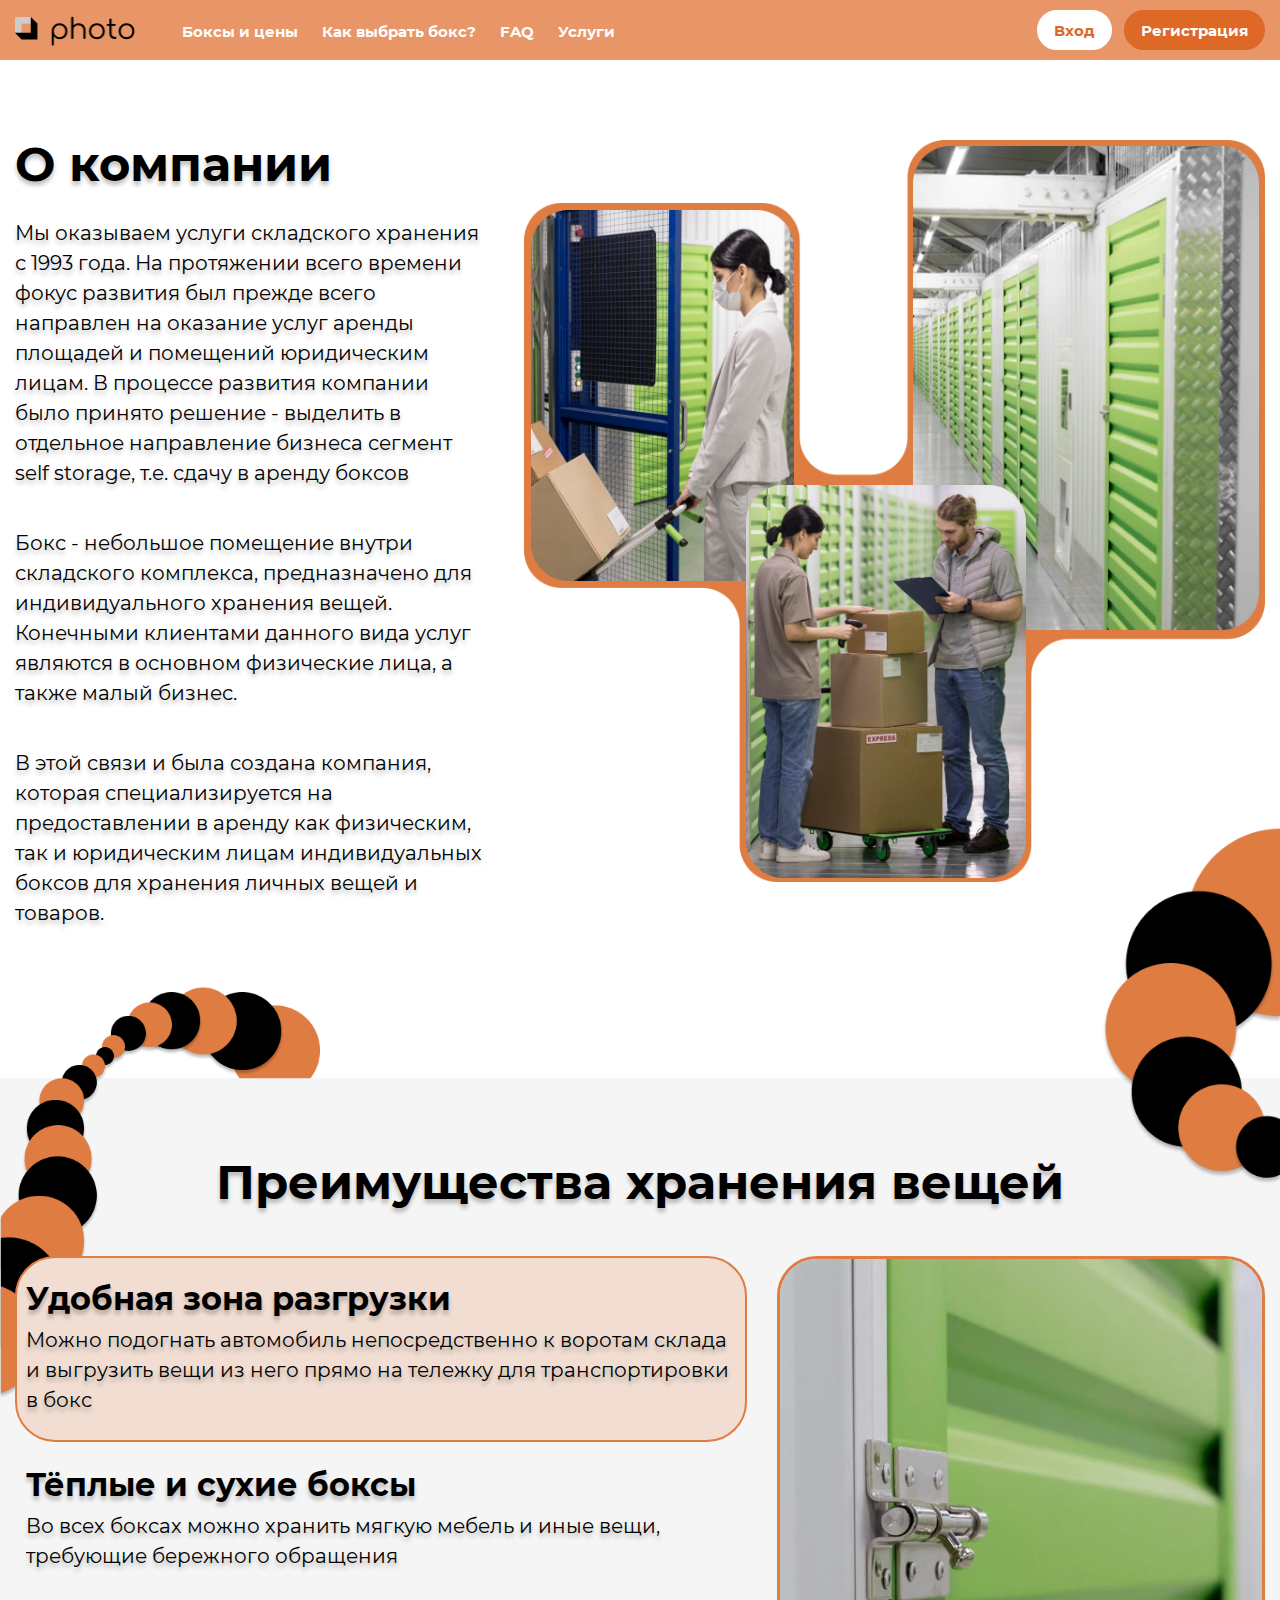
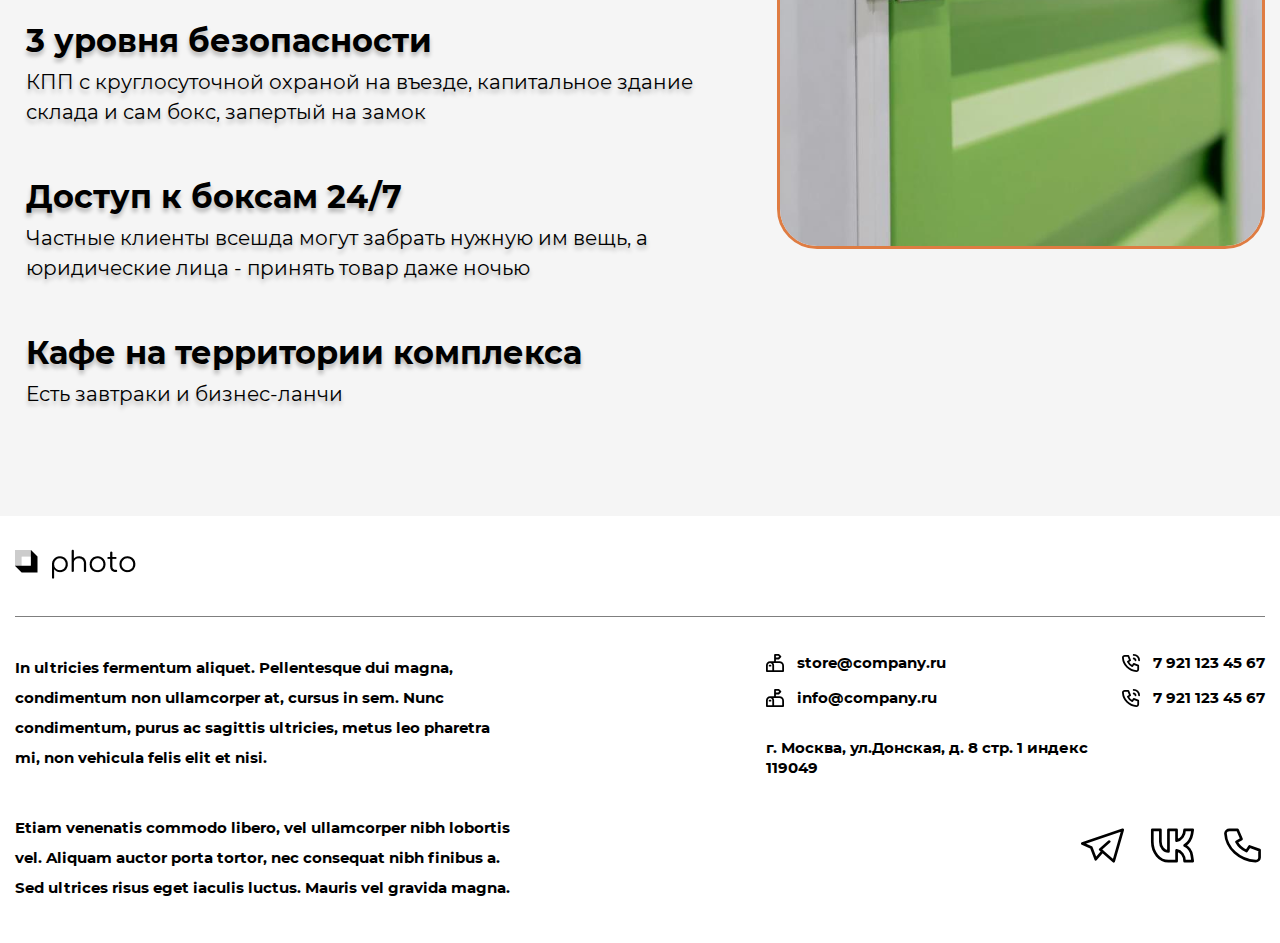
<file: index.html>
<!DOCTYPE html>
<html lang="ru">
<head>
	<title>Главная</title>
	<meta charset="UTF-8">
	<meta name="format-detection" content="telephone=no">
	<meta name="viewport" content="width=device-width, initial-scale=1.0">
	<link rel="shortcut icon" href="img/favicon/Gulp.svg">
	<link rel="stylesheet" href="css/style.min.css?_v=20230904133647">
</head>

<body>
	<div class="ak-wrapper">
		<header class="header">
	<div class="header__container">
		<div class="ak-container">
			<div class="header__body">
				<div class="header__content">
					<a href="index.html" class="header__logo">
						<img src="img/logo.png" alt="logo" class="header__logo-img">
					</a>
					<nav class="header__navigate">
						<ul class="header__list">
							<li class="header__li"><a href="#" class="header__link">Боксы и цены</a></li>
							<li class="header__li"><a href="box.html" class="header__link">Как выбрать бокс?</a></li>
							<li class="header__li"><a href="faq.html" class="header__link">FAQ</a></li>
							<li class="header__li"><a href="services.html" class="header__link">Услуги</a></li>
						</ul>
					</nav>
				</div>
				<div class="header__wp-buttons" data-da=".header__navigate,479,1">
					<a href="authorization.html" class="header__link-auth header__nav-link ak-button"><span>Вход</span></a>
					<a href="registration.html"
						class="header__link-register header__nav-link ak-button"><span>Регистрация</span></a>
					<a href="account.html" class="header__link-account header__nav-link ak-button _none"><span>Личный
							кабинет</span></a>
					<button class="header__btn-logout header__nav-link ak-button _none">Выход</button>
				</div>
				<div class="ak-header-burger">
					<span></span>
					<span></span>
					<span></span>
				</div>
			</div>
		</div>
	</div>
</header>
		<main class="ak-page">
			<section class="ak-about ak-section">
				<div class="ak-about__conteiner ak-container">
					<div class="ak-about__body">
						<div class="ak-about__content">
							<h2 class="ak-about__title ak-h2">О компании</h2>
							<div class="ak-about__wp-text">
								<p class="ak-about__text ak-p">Мы оказываем услуги складского хранения с 1993 года.
									На протяжении всего времени фокус развития был
									прежде всего направлен на оказание услуг аренды
									площадей и помещений юридическим лицам.
									В процессе развития компании было принято решение -
									выделить в отдельное направление бизнеса сегмент
									self storage, т.е. сдачу в аренду боксов</p>
								<p class="ak-about__text ak-p">Бокс - небольшое помещение внутри складского
									комплекса, предназначено для индивидуального
									хранения вещей. Конечными клиентами данного вида
									услуг являются в основном физические лица, а также
									малый бизнес.</p>
								<p class="ak-about__text ak-p">В этой связи и была создана компания, которая
									специализируется на предоставлении в аренду
									как физическим, так и юридическим лицам
									индивидуальных боксов для хранения личных вещей
									и товаров.</p>
							</div>
						</div>
						<div class="ak-about__wp-img">
							<img src="img/about-1.png" alt="about-img" class="ak-about__img">
							<img src="img/about-3.png" alt="about-img" class="ak-about__img">
							<img src="img/about-2.png" alt="about-img" class="ak-about__img">
							<img src="img/about-bg.jpg" alt="about-bg" class="ak-about__img-bg">
						</div>
					</div>
				</div>

				<img src="img/spirale-1.png" alt="spirale" class="spirale-img img-1">
				<img src="img/spirale-2.png" alt="spirale" class="spirale-img img-2">
			</section>

			<section class="ak-advantages ak-section">
				<div class="ak-advantages__container ak-container">
					<h2 class="ak-advantages__title ak-h2">Преимущества хранения вещей</h2>
					<div class="ak-advantages__body" data-tabs-init="advantages-tabs">
						<div class="ak-advantages__content">
							<ul class="ak-advantages__list">
								<li class="ak-advantages__item _my-tabs-btn">
									<h3 class="ak-advantages__item-title">Удобная зона разгрузки</h3>
									<p class="ak-advantages__item-text">Можно подогнать автомобиль непосредственно к воротам склада и
										выгрузить вещи из него прямо на тележку для транспортировки в бокс</p>
								</li>
								<li class="ak-advantages__item _my-tabs-btn">
									<h3 class="ak-advantages__item-title">Тёплые и сухие боксы</h3>
									<p class="ak-advantages__item-text">Во всех боксах можно хранить мягкую мебель и иные вещи, требующие
										бережного обращения</p>
								</li>
								<li class="ak-advantages__item _my-tabs-btn">
									<h3 class="ak-advantages__item-title">3 уровня безопасности</h3>
									<p class="ak-advantages__item-text">КПП с круглосуточной охраной на въезде, капитальное здание склада
										и сам
										бокс, запертый на замок</p>
								</li>
								<li class="ak-advantages__item _my-tabs-btn">
									<h3 class="ak-advantages__item-title">Доступ к боксам 24/7</h3>
									<p class="ak-advantages__item-text">Частные клиенты всешда могут забрать нужную им вещь, а юридические
										лица - принять товар даже ночью</p>
								</li>
								<li class="ak-advantages__item _my-tabs-btn">
									<h3 class="ak-advantages__item-title">Кафе на территории комплекса</h3>
									<p class="ak-advantages__item-text">Есть завтраки и бизнес-ланчи</p>
								</li>
							</ul>
						</div>
						<div class="ak-advantages__wp-img">
							<img src="img/advantages-img.jpg" alt="advantages-img" class="ak-advantages__img _my-tabs-content">
							<img src="img/advantages-img.jpg" alt="advantages-img" class="ak-advantages__img _my-tabs-content">
							<img src="img/advantages-img.jpg" alt="advantages-img" class="ak-advantages__img _my-tabs-content">
							<img src="img/advantages-img.jpg" alt="advantages-img" class="ak-advantages__img _my-tabs-content">
							<img src="img/advantages-img.jpg" alt="advantages-img" class="ak-advantages__img _my-tabs-content">
						</div>
					</div>
				</div>
			</section>
		</main>
		<footer class="footer">
	<div class="footer__container ak-container">
		<a href="index.html" class="footer__wp-logo">
			<img src="img/logo.png" alt="logo" class="footer__logo">
		</a>
		<div class="footer__body">
			<div class="footer__wp-text">
				<p class="footer__text">In ultricies fermentum aliquet. Pellentesque dui magna, condimentum non
					ullamcorper at, cursus in sem. Nunc condimentum, purus ac sagittis
					ultricies, metus leo pharetra mi, non vehicula felis elit et nisi.</p>
				<p class="footer__text">Etiam venenatis commodo libero, vel ullamcorper nibh lobortis vel. Aliquam
					auctor porta tortor, nec consequat nibh finibus a. Sed ultrices risus eget
					iaculis luctus. Mauris vel gravida magna. </p>
			</div>
			<div class="footer__wp-contacts">
				<div class="footer__contacts">
					<div class="footer__contacts-block">
						<a href="mailto:store@company.ru" class="footer__mail">
							<svg xmlns="http://www.w3.org/2000/svg" viewBox="0 0 20 20">
								<path
									d="M8 19V12.5C8 11.5717 7.63125 10.6815 6.97487 10.0251C6.3185 9.36875 5.42826 9 4.5 9M4.5 9C3.57174 9 2.6815 9.36875 2.02513 10.0251C1.36875 10.6815 1 11.5717 1 12.5V19H19V13C19 11.9391 18.5786 10.9217 17.8284 10.1716C17.0783 9.42143 16.0609 9 15 9H4.5Z"
									stroke="black" stroke-width="2" stroke-linecap="round" stroke-linejoin="round" />
								<path d="M10 9V1H14L16 3L14 5H10M4 13H5" stroke="black" stroke-width="2" stroke-linecap="round"
									stroke-linejoin="round" />
							</svg>
							<span>store@company.ru</span>
						</a>
						<a href="mailto:store@company.ru" class="footer__mail">
							<svg xmlns="http://www.w3.org/2000/svg" viewBox="0 0 20 20">
								<path
									d="M8 19V12.5C8 11.5717 7.63125 10.6815 6.97487 10.0251C6.3185 9.36875 5.42826 9 4.5 9M4.5 9C3.57174 9 2.6815 9.36875 2.02513 10.0251C1.36875 10.6815 1 11.5717 1 12.5V19H19V13C19 11.9391 18.5786 10.9217 17.8284 10.1716C17.0783 9.42143 16.0609 9 15 9H4.5Z"
									stroke="black" stroke-width="2" stroke-linecap="round" stroke-linejoin="round" />
								<path d="M10 9V1H14L16 3L14 5H10M4 13H5" stroke="black" stroke-width="2" stroke-linecap="round"
									stroke-linejoin="round" />
							</svg>
							<span>info@company.ru</span>
						</a>
					</div>
					<div class="footer__contacts-block">
						<span class="footer__address">г. Москва, ул.Донская, д. 8 стр. 1 индекс
							119049</span>
					</div>
					<div class="footer__contacts-block">
						<a href="tel:+79211234567" class="footer__contacts-link">
							<svg xmlns="http://www.w3.org/2000/svg" width="20" height="20" viewBox="0 0 20 20" fill="none">
								<path
									d="M13 5C13.5304 5 14.0391 5.21071 14.4142 5.58579C14.7893 5.96086 15 6.46957 15 7M13 1C14.5913 1 16.1174 1.63214 17.2426 2.75736C18.3679 3.88258 19 5.4087 19 7M3 2H7L9 7L6.5 8.5C7.57096 10.6715 9.32847 12.429 11.5 13.5L13 11L18 13V17C18 17.5304 17.7893 18.0391 17.4142 18.4142C17.0391 18.7893 16.5304 19 16 19C12.0993 18.763 8.42015 17.1065 5.65683 14.3432C2.8935 11.5798 1.23705 7.90074 1 4C1 3.46957 1.21071 2.96086 1.58579 2.58579C1.96086 2.21071 2.46957 2 3 2Z"
									stroke="black" stroke-width="2" stroke-linecap="round" stroke-linejoin="round" />
							</svg>
							<span>7 921 123 45 67</span>
						</a>
						<a href="tel:+79211234567" class="footer__contacts-link">
							<svg xmlns=" http://www.w3.org/2000/svg" width="20" height="20" viewBox="0 0 20 20" fill="none">
								<path
									d="M13 5C13.5304 5 14.0391 5.21071 14.4142 5.58579C14.7893 5.96086 15 6.46957 15 7M13 1C14.5913 1 16.1174 1.63214 17.2426 2.75736C18.3679 3.88258 19 5.4087 19 7M3 2H7L9 7L6.5 8.5C7.57096 10.6715 9.32847 12.429 11.5 13.5L13 11L18 13V17C18 17.5304 17.7893 18.0391 17.4142 18.4142C17.0391 18.7893 16.5304 19 16 19C12.0993 18.763 8.42015 17.1065 5.65683 14.3432C2.8935 11.5798 1.23705 7.90074 1 4C1 3.46957 1.21071 2.96086 1.58579 2.58579C1.96086 2.21071 2.46957 2 3 2Z"
									stroke="black" stroke-width="2" stroke-linecap="round" stroke-linejoin="round" />
							</svg>
							<span>7 921 123 45 67</span>
						</a>
					</div>
				</div>
				<div class="footer__socialNetwork">
					<a href="" class="footer__socialNetwork-link">
						<svg xmlns="http://www.w3.org/2000/svg" viewBox="0 0 49 39">
							<path d="M32 15.125L22 23.875L37 37L47 2L2 17.3125L12 21.6875L17 34.8125L24.5 26.0625" stroke-width="3"
								stroke-linecap="round" stroke-linejoin="round" />
						</svg>
					</a>
					<a href="" class="footer__socialNetwork-link">
						<svg xmlns="http://www.w3.org/2000/svg" viewBox=" 0 0 49 39">
							<path
								d="M29 36.9785H20C15.2261 36.9785 10.6477 34.7106 7.27208 30.6739C3.89642 26.6371 2 21.1621 2 15.4533V2H11V15.4533C11 18.3077 11.9482 21.0452 13.636 23.0636C15.3239 25.082 17.6131 26.2159 20 26.2159V2H29V14.1079H29.0675C31.5335 13.74 33.8023 12.3075 35.4472 10.0798C37.0921 7.85212 37.9999 4.98263 38 2.01076H47L46.2305 6.61447C45.7696 9.36993 44.7886 11.9631 43.3622 14.1962C41.9358 16.4293 40.1018 18.2434 38 19.5C40.0438 20.3143 41.8669 21.7706 43.2785 23.7166C44.69 25.6627 45.6381 28.0267 46.0235 30.5613L47 36.9892H38C37.9999 34.0174 37.0921 31.1479 35.4472 28.9202C33.8023 26.6925 31.5335 25.26 29.0675 24.8921V37L29 36.9785Z"
								stroke-width="3" stroke-linecap="round" stroke-linejoin="round" />
						</svg>
					</a>
					<a href="" class="footer__socialNetwork-link">
						<svg xmlns="http://www.w3.org/2000/svg" viewBox="0 0 42 39">
							<path
								d="M6.47059 2H15.4118L19.8824 12.2941L14.2941 15.3824C16.688 19.8532 20.6166 23.4716 25.4706 25.6765L28.8235 20.5294L40 24.6471V32.8824C40 33.9744 39.529 35.0218 38.6906 35.794C37.8522 36.5662 36.7151 37 35.5294 37C26.8101 36.512 18.5862 33.1016 12.4094 27.4124C6.23254 21.7232 2.52988 14.1486 2 6.11765C2 5.02558 2.47101 3.97824 3.3094 3.20603C4.1478 2.43382 5.28491 2 6.47059 2Z"
								stroke-width="3" stroke-linecap="round" stroke-linejoin="round" />
						</svg>
					</a>
				</div>
			</div>
		</div>
	</div>
</footer>
	</div>
	<script src="js/app.min.js?_v=20230904133647"></script>
</body>

</html>
</file>
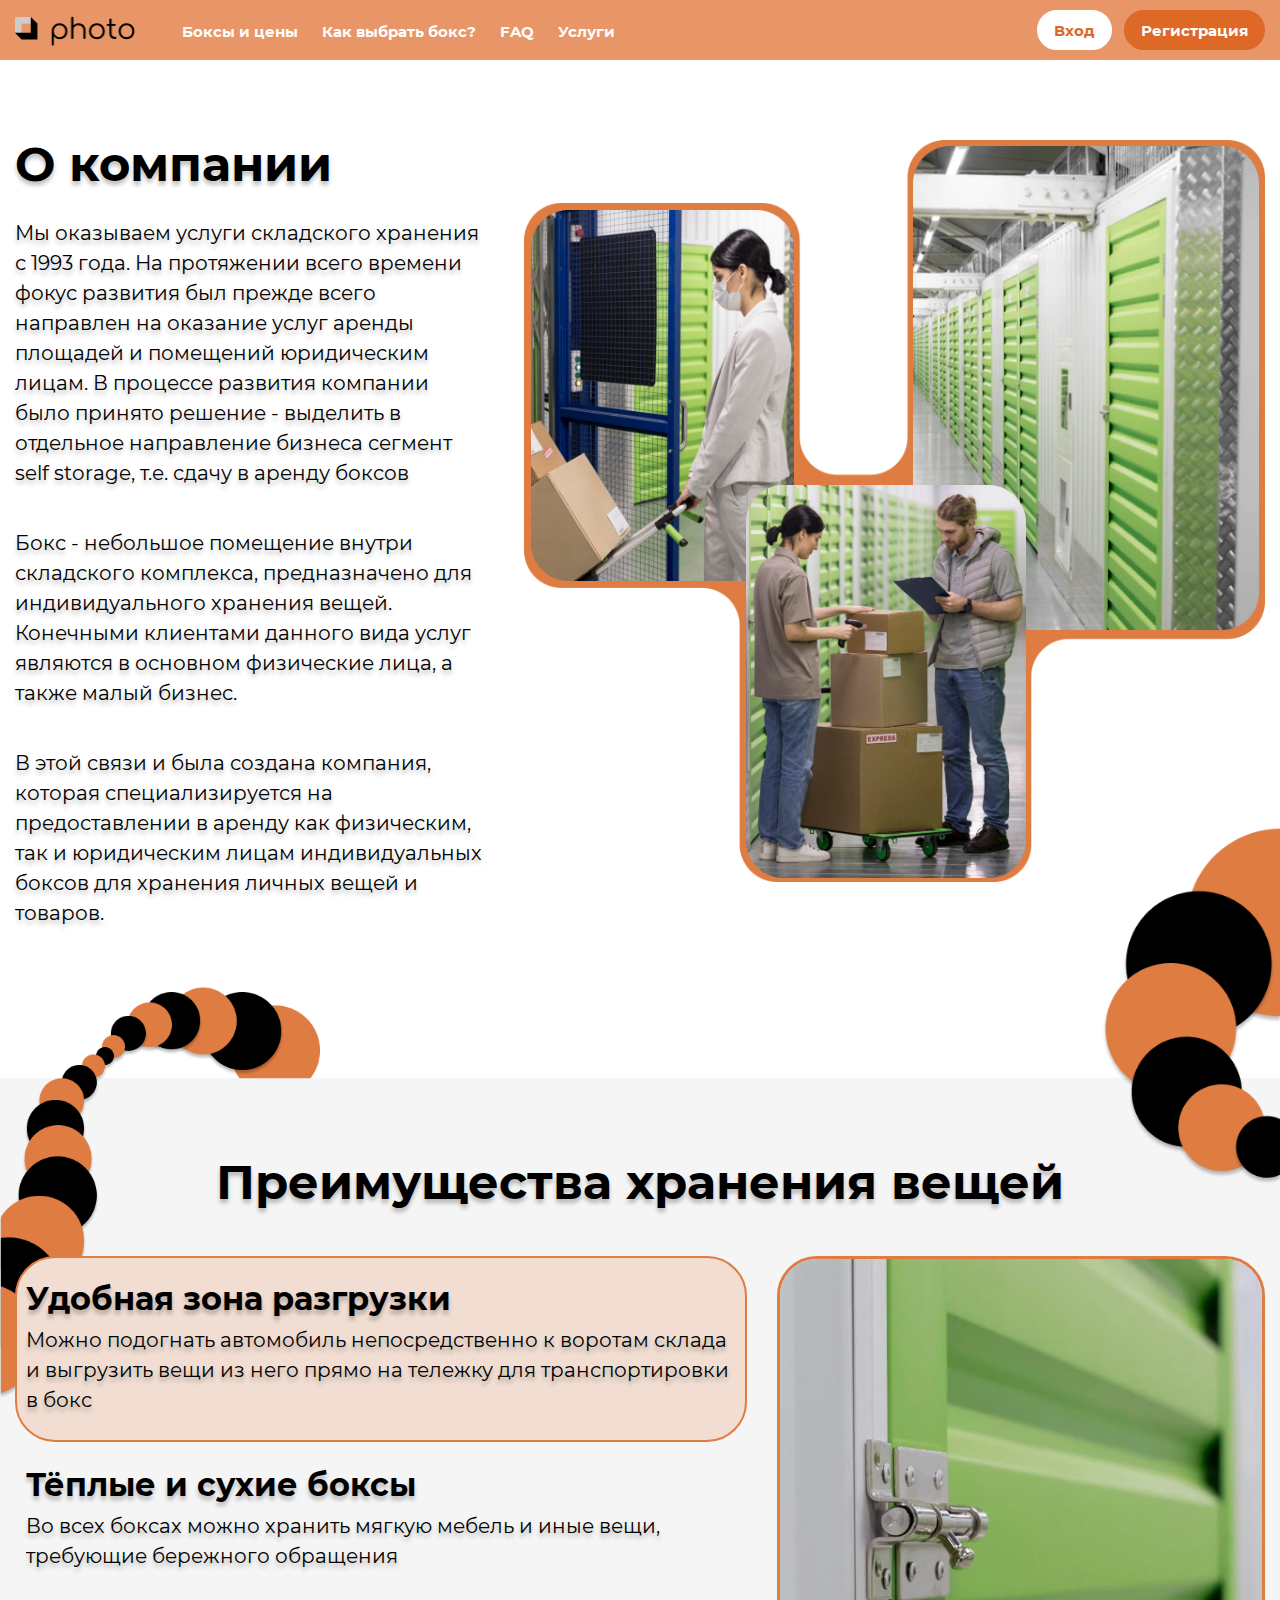
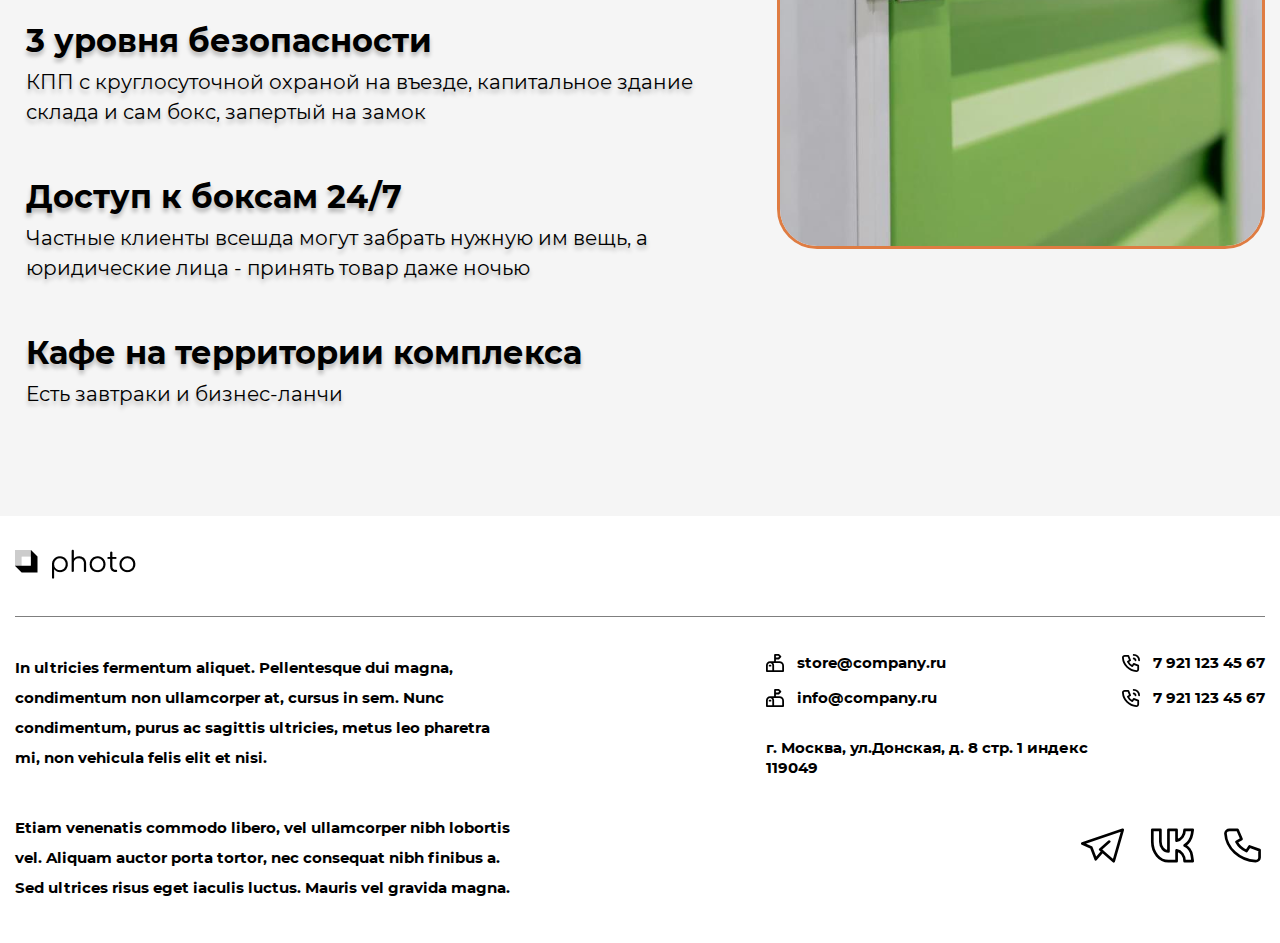
<file: account.html>
<!DOCTYPE html>
<html lang="ru">
<head>
	<title>Личный кабинет</title>
	<meta charset="UTF-8">
	<meta name="format-detection" content="telephone=no">
	<meta name="viewport" content="width=device-width, initial-scale=1.0">
	<link rel="shortcut icon" href="img/favicon/Gulp.svg">
	<link rel="stylesheet" href="css/style.min.css?_v=20230904133647">
</head>

<body>
  <div class="ak-wrapper">
    <header class="header">
	<div class="header__container">
		<div class="ak-container">
			<div class="header__body">
				<div class="header__content">
					<a href="index.html" class="header__logo">
						<img src="img/logo.png" alt="logo" class="header__logo-img">
					</a>
					<nav class="header__navigate">
						<ul class="header__list">
							<li class="header__li"><a href="#" class="header__link">Боксы и цены</a></li>
							<li class="header__li"><a href="box.html" class="header__link">Как выбрать бокс?</a></li>
							<li class="header__li"><a href="faq.html" class="header__link">FAQ</a></li>
							<li class="header__li"><a href="services.html" class="header__link">Услуги</a></li>
						</ul>
					</nav>
				</div>
				<div class="header__wp-buttons" data-da=".header__navigate,479,1">
					<a href="authorization.html" class="header__link-auth header__nav-link ak-button"><span>Вход</span></a>
					<a href="registration.html"
						class="header__link-register header__nav-link ak-button"><span>Регистрация</span></a>
					<a href="account.html" class="header__link-account header__nav-link ak-button _none"><span>Личный
							кабинет</span></a>
					<button class="header__btn-logout header__nav-link ak-button _none">Выход</button>
				</div>
				<div class="ak-header-burger">
					<span></span>
					<span></span>
					<span></span>
				</div>
			</div>
		</div>
	</div>
</header>
    <main class="ak-page">
      <section class="ak-account ak-section">
        <div class="ak-account__container ak-container">
          <div class="ak-account__body" data-tabs-init="account-tabs">
            <aside class="ak-account__aside">
              <ul class="ak-account__aside-list">
                <li class="ak-account__aside-item"><button class="ak-account__aside-button account-tabs">Мои
                    боксы</button></li>
                <li class="ak-account__aside-item"><button class="ak-account__aside-button account-tabs">Мои
                    данные</button></li>
                <li class="ak-account__aside-item"><button class="ak-account__aside-button account-tabs">Способы
                    оплаты</button></li>
                <li class="ak-account__aside-item"><button class="ak-account__aside-button account-tabs">Смена
                    пароля</button></li>
              </ul>
            </aside>
            <div class="ak-account__content">
              <div class="ak-account__content-tab account-content">
                <div class="ak-account__content-block block-boxes">
                  <div class="ak-contracts">
                  </div>
                  <div class="ak-boxes">
                  </div>
                </div>
                <div class="ak-account__content-block completion-lease _none">
                  <div class="loader">
                    <span class="loader__span"></span>
                  </div>
                  <h4 class="ak-account__content-title">ЗАВЕРШЕНИЕ АРЕНДЫ</h4>
                  <form class="completion-lease__form">
                    <div class="ak-form__wp-input">
                      <svg xmlns="http://www.w3.org/2000/svg" viewBox="0 0 37 37">
                        <path
                          d="M27.25 1V8.77778M9.75 1V8.77778M1 16.5556H36M16.3125 24.3333H18.5V30.1667M1 8.77778C1 7.74638 1.46094 6.75723 2.28141 6.02792C3.10188 5.29861 4.21468 4.88889 5.375 4.88889H31.625C32.7853 4.88889 33.8981 5.29861 34.7186 6.02792C35.5391 6.75723 36 7.74638 36 8.77778V32.1111C36 33.1425 35.5391 34.1317 34.7186 34.861C33.8981 35.5903 32.7853 36 31.625 36H5.375C4.21468 36 3.10188 35.5903 2.28141 34.861C1.46094 34.1317 1 33.1425 1 32.1111V8.77778Z"
                          stroke-width="2" stroke-linecap="round" stroke-linejoin="round" />
                      </svg>
                      <input type="text" name="leave_date" placeholder="Дата освобождения аренды" class="ak-form__input"
                        inputmode="tel">
                    </div>
                    <div class="ak-form__wp-input">
                      <svg xmlns="http://www.w3.org/2000/svg" viewBox="0 0 37 37">
                        <path
                          d="M1 1H2.75C3.67826 1 4.5685 1.40972 5.22487 2.13903C5.88125 2.86834 6.25 3.85749 6.25 4.88889V24.3333C6.25 25.3647 6.61875 26.3539 7.27513 27.0832C7.9315 27.8125 8.82174 28.2222 9.75 28.2222H36"
                          stroke-width="2" stroke-linecap="round" stroke-linejoin="round" />
                        <path
                          d="M13.25 12.6654C13.25 11.1183 13.8031 9.63454 14.7877 8.54058C15.7723 7.44661 17.1076 6.83203 18.5 6.83203H25.5C26.8924 6.83203 28.2277 7.44661 29.2123 8.54058C30.1969 9.63454 30.75 11.1183 30.75 12.6654V16.5543C30.75 18.1013 30.1969 19.5851 29.2123 20.679C28.2277 21.773 26.8924 22.3876 25.5 22.3876H18.5C17.1076 22.3876 15.7723 21.773 14.7877 20.679C13.8031 19.5851 13.25 18.1013 13.25 16.5543V12.6654ZM9.75 32.1098C9.75 33.1412 10.1187 34.1304 10.7751 34.8597C11.4315 35.589 12.3217 35.9987 13.25 35.9987C14.1783 35.9987 15.0685 35.589 15.7249 34.8597C16.3813 34.1304 16.75 33.1412 16.75 32.1098C16.75 31.0784 16.3813 30.0893 15.7249 29.3599C15.0685 28.6306 14.1783 28.2209 13.25 28.2209C12.3217 28.2209 11.4315 28.6306 10.7751 29.3599C10.1187 30.0893 9.75 31.0784 9.75 32.1098ZM25.5 32.1098C25.5 33.1412 25.8687 34.1304 26.5251 34.8597C27.1815 35.589 28.0717 35.9987 29 35.9987C29.9283 35.9987 30.8185 35.589 31.4749 34.8597C32.1313 34.1304 32.5 33.1412 32.5 32.1098C32.5 31.0784 32.1313 30.0893 31.4749 29.3599C30.8185 28.6306 29.9283 28.2209 29 28.2209C28.0717 28.2209 27.1815 28.6306 26.5251 29.3599C25.8687 30.0893 25.5 31.0784 25.5 32.1098Z"
                          stroke-width="2" stroke-linecap="round" stroke-linejoin="round" />
                      </svg>
                      <select name="leave_reason" placeholder="Причина выезда" class="ak-form__input ak-select">
                        <option value="Высокая цена">Высокая цена</option>
                        <option value="Переезд">Переезд</option>
                        <option value="Больше нет потребности в услуге">Больше нет потребности в услуге</option>
                        <option value="Другая">Другая</option>
                      </select>
                    </div>
                    <div class="ak-form__wp-input wp-input-comment _none">
                      <svg xmlns="http://www.w3.org/2000/svg" viewBox="0 0 37 37">
                        <path
                          d="M27.25 1V8.77778M9.75 1V8.77778M1 16.5556H36M16.3125 24.3333H18.5V30.1667M1 8.77778C1 7.74638 1.46094 6.75723 2.28141 6.02792C3.10188 5.29861 4.21468 4.88889 5.375 4.88889H31.625C32.7853 4.88889 33.8981 5.29861 34.7186 6.02792C35.5391 6.75723 36 7.74638 36 8.77778V32.1111C36 33.1425 35.5391 34.1317 34.7186 34.861C33.8981 35.5903 32.7853 36 31.625 36H5.375C4.21468 36 3.10188 35.5903 2.28141 34.861C1.46094 34.1317 1 33.1425 1 32.1111V8.77778Z"
                          stroke-width="2" stroke-linecap="round" stroke-linejoin="round" />
                      </svg>
                      <input type="text" name="comment" placeholder="Причина выезда" class="ak-form__input"
                        inputmode="tel">
                    </div>
                    <button class="completion-lease__button ak-button">Завершить аренду</button>
                  </form>
                </div>
                <a href="#" class="ak-account__link _none">Выбрать бокс</a>
                <button class="completion-lease__back _none"></button>
              </div>
              <div class="ak-account__content-tab account-content">
                <div class="ak-account__content-block block-account" data-tabs-init="account-data-tabs">
                  <div class="ak-account__form form-account-data account-data-content">

                    <div class="loader">
                      <span class="loader__span"></span>
                    </div>
                    <h4 class="ak-account__content-title">Основная информация</h4>
                    <div class="account-data">
                      <div class="account-data__wp-img">
                        <label class="label-photo-user">
                          <svg xmlns="http://www.w3.org/2000/svg" viewBox="0 0 237 237">
                            <path
                              d="M2 118.5C2 133.799 5.01336 148.948 10.868 163.083C16.7227 177.217 25.304 190.06 36.1221 200.878C46.9401 211.696 59.7829 220.277 73.9174 226.132C88.0518 231.987 103.201 235 118.5 235C133.799 235 148.948 231.987 163.083 226.132C177.217 220.277 190.06 211.696 200.878 200.878C211.696 190.06 220.277 177.217 226.132 163.083C231.987 148.948 235 133.799 235 118.5C235 103.201 231.987 88.0518 226.132 73.9174C220.277 59.7829 211.696 46.9401 200.878 36.1221C190.06 25.304 177.217 16.7227 163.083 10.868C148.948 5.01336 133.799 2 118.5 2C103.201 2 88.0518 5.01336 73.9174 10.868C59.7829 16.7227 46.9401 25.304 36.1221 36.1221C25.304 46.9401 16.7227 59.7829 10.868 73.9174C5.01336 88.0518 2 103.201 2 118.5Z"
                              stroke-width="3" stroke-linecap="round" stroke-linejoin="round" />
                            <path
                              d="M43.0078 207.156C46.2117 196.493 52.7675 187.146 61.7028 180.503C70.638 173.86 81.4767 170.274 92.6109 170.277H144.389C155.537 170.273 166.389 173.868 175.331 180.527C184.273 187.185 190.826 196.552 194.018 207.234M79.6665 92.6107C79.6665 102.91 83.7578 112.787 91.0405 120.07C98.3232 127.353 108.201 131.444 118.5 131.444C128.799 131.444 138.676 127.353 145.959 120.07C153.242 112.787 157.333 102.91 157.333 92.6107C157.333 82.3114 153.242 72.434 145.959 65.1514C138.676 57.8687 128.799 53.7773 118.5 53.7773C108.201 53.7773 98.3232 57.8687 91.0405 65.1514C83.7578 72.434 79.6665 82.3114 79.6665 92.6107Z"
                              stroke-width="3" stroke-linecap="round" stroke-linejoin="round" />
                          </svg>
                          <img src="" alt="Фото" class="photo-user _none">
                          <span>Загрузить фото</span>
                          <input type="file" name="img_photo" accept="image/*">
                        </label>
                      </div>
                      <div class="account-data__column">
                        <form class="ak-form__wp-input ak-account-form-input ak-account-form-change"
                          data-change-type="familyname">
                          <input type="text" class="account-data__input account-data-input" name="familyname"
                            placeholder="Фамилия">
                          <button type="submit" class="change-data-btn">Изменить</button>
                        </form>
                        <form class="ak-form__wp-input ak-account-form-input ak-account-form-change"
                          data-change-type="firstname">
                          <input type="text" class="account-data__input account-data-input" name="firstname"
                            placeholder="Имя">
                          <button type="submit" class="change-data-btn">Изменить</button>
                        </form>
                        <form class="ak-form__wp-input ak-account-form-input ak-account-form-change"
                          data-change-type="patronymic">
                          <input type="text" class="account-data__input account-data-input" name="patronymic"
                            placeholder="Отчество">
                          <button type="submit" class="change-data-btn">Изменить</button>
                        </form>
                      </div>
                    </div>
                  </div>
                  <div class="ak-account__form form-account-contacts account-data-content">

                    <div class="loader">
                      <span class="loader__span"></span>
                    </div>
                    <h4 class="ak-account__content-title">Контактные данные</h4>
                    <div class="form-account-contacts__column">
                      <form class="ak-form__wp-input ak-account-form-input ak-account-form-change"
                        data-change-type="username">
                        <svg xmlns="http://www.w3.org/2000/svg" viewBox="0 0 37 37">
                          <path
                            d="M24.3333 8.77778C25.3647 8.77778 26.3539 9.1875 27.0832 9.91681C27.8125 10.6461 28.2222 11.6353 28.2222 12.6667M24.3333 1C27.4275 1 30.395 2.22916 32.5829 4.41709C34.7708 6.60501 36 9.57247 36 12.6667M4.88889 2.94444H12.6667L16.5556 12.6667L11.6944 15.5833C13.7769 19.8058 17.1942 23.2231 21.4167 25.3056L24.3333 20.4444L34.0556 24.3333V32.1111C34.0556 33.1425 33.6458 34.1317 32.9165 34.861C32.1872 35.5903 31.1981 36 30.1667 36C22.5819 35.5391 15.4281 32.3182 10.0549 26.9451C4.68181 21.5719 1.46093 14.4181 1 6.83333C1 5.80194 1.40972 4.81278 2.13903 4.08347C2.86834 3.35417 3.85749 2.94444 4.88889 2.94444Z"
                            stroke-width="2" stroke-linecap="round" stroke-linejoin="round" />
                        </svg>
                        <input type="tel" name="username" placeholder="Номер телефона"
                          class="ak-form__input account-data-input" inputmode="tel">
                        <button type="submit" class="change-data-btn">Изменить</button>
                      </form>
                      <form class="ak-form__wp-input ak-account-form-input ak-account-form-change"
                        data-change-type="email">
                        <svg xmlns="http://www.w3.org/2000/svg" viewBox=" 0 0 37 37">
                          <path
                            d="M14.6111 35.9991V23.3602C14.6111 21.5553 13.8941 19.8243 12.6178 18.548C11.3415 17.2717 9.6105 16.5547 7.80556 16.5547M7.80556 16.5547C6.00061 16.5547 4.26959 17.2717 2.9933 18.548C1.71701 19.8243 1 21.5553 1 23.3602V35.9991H36V24.3325C36 22.2697 35.1806 20.2914 33.7219 18.8327C32.2633 17.3741 30.285 16.5547 28.2222 16.5547H7.80556Z"
                            stroke-width="2" stroke-linecap="round" stroke-linejoin="round" />
                          <path
                            d="M18.5026 16.5556V1H26.2804L30.1693 4.88889L26.2804 8.77778H18.5026M6.83594 24.3333H8.78038"
                            stroke-width="2" stroke-linecap="round" stroke-linejoin="round" />
                        </svg>
                        <input type="email" name="email" placeholder="Электронная почта"
                          class="ak-form__input account-data-input">
                        <button type="submit" class="change-data-btn">Изменить</button>
                      </form>
                      <form class="ak-form__wp-input ak-account-form-input ak-account-form-change"
                        data-change-type="birthday">
                        <svg xmlns="http://www.w3.org/2000/svg" viewBox="0 0 37 37">
                          <path
                            d="M27.25 1V8.77778M9.75 1V8.77778M1 16.5556H36M16.3125 24.3333H18.5V30.1667M1 8.77778C1 7.74638 1.46094 6.75723 2.28141 6.02792C3.10188 5.29861 4.21468 4.88889 5.375 4.88889H31.625C32.7853 4.88889 33.8981 5.29861 34.7186 6.02792C35.5391 6.75723 36 7.74638 36 8.77778V32.1111C36 33.1425 35.5391 34.1317 34.7186 34.861C33.8981 35.5903 32.7853 36 31.625 36H5.375C4.21468 36 3.10188 35.5903 2.28141 34.861C1.46094 34.1317 1 33.1425 1 32.1111V8.77778Z"
                            stroke-width="2" stroke-linecap="round" stroke-linejoin="round" />
                        </svg>
                        <input type="text" name="birthday" placeholder="Дата рождения"
                          class="ak-form__input account-data-input" inputmode="tel">
                        <button type="submit" class="change-data-btn">Изменить</button>
                      </form>
                    </div>
                  </div>
                  <div class="ak-account__form form-account-passport account-data-content">

                    <div class="loader">
                      <span class="loader__span"></span>
                    </div>
                    <h4 class="ak-account__content-title">Паспортные данные</h4>
                    <div class="account-passport">
                      <form class="account-passport__wp-img" data-change-type="passp_photo_link">
                        <label>
                          <span class="account-passport__img-title">ФОТО ПАСПОРТА</span>
                          <span class="account-passport__img-download">загрузить фото</span>
                          <input type="file" name="passp_photo_link" accept="image/*">
                          <img src="" class="passp_photo _none" alt="Фото паспорта">
                        </label>
                      </form>
                      <div class="account-passport__block">
                        <div class="account-passport__row">
                          <div class="account-passport__column">
                            <form class="ak-form__wp-input ak-account-form-change" data-change-type="series">
                              <input type="text" class="account-passport__input account-data-input" name="series"
                                placeholder="Серия паспорта" inputmode="tel">
                              <button type="submit" class="change-data-btn">Изменить</button>
                            </form>
                            <form class="ak-form__wp-input ak-account-form-change" data-change-type="issue_date">
                              <input type="text" class="account-passport__input account-data-input" name="issue_date"
                                placeholder="Дата выдачи" inputmode="tel">
                              <button type="submit" class="change-data-btn">Изменить</button>
                            </form>
                          </div>
                          <div class="account-passport__column">
                            <form class="ak-form__wp-input ak-account-form-change" data-change-type="number">
                              <input type="text" class="account-passport__input account-data-input" name="number"
                                placeholder="Номер паспорта" inputmode="tel">
                              <button type="submit" class="change-data-btn">Изменить</button>
                            </form>
                            <form class="ak-form__wp-input ak-account-form-change" data-change-type="subdivision">
                              <input type="text" class="account-passport__input account-data-input" name="subdivision"
                                placeholder="Код подразделения" inputmode="tel">
                              <button type="submit" class="change-data-btn">Изменить</button>
                            </form>
                          </div>
                        </div>
                        <div class="account-passport__row">
                          <form class="ak-form__wp-input wp-input-subdivision ak-account-form-change"
                            data-change-type="issued_by">
                            <svg xmlns="http://www.w3.org/2000/svg" viewBox="0 0 37 37">
                              <path
                                d="M1 36V32.1111C1 30.0483 1.81944 28.07 3.27806 26.6114C4.73667 25.1528 6.71498 24.3333 8.77778 24.3333H16.5556C18.6184 24.3333 20.5967 25.1528 22.0553 26.6114C23.5139 28.07 24.3333 30.0483 24.3333 32.1111V36M26.2778 1.25278C27.9508 1.68114 29.4337 2.65414 30.4926 4.01838C31.5516 5.38262 32.1264 7.0605 32.1264 8.7875C32.1264 10.5145 31.5516 12.1924 30.4926 13.5566C29.4337 14.9209 27.9508 15.8939 26.2778 16.3222M36 36V32.1111C35.9901 30.3945 35.4126 28.7293 34.3575 27.3752C33.3023 26.0211 31.8288 25.0541 30.1667 24.625M4.88889 8.77778C4.88889 10.8406 5.70833 12.8189 7.16695 14.2775C8.62556 15.7361 10.6039 16.5556 12.6667 16.5556C14.7295 16.5556 16.7078 15.7361 18.1664 14.2775C19.625 12.8189 20.4444 10.8406 20.4444 8.77778C20.4444 6.71498 19.625 4.73667 18.1664 3.27806C16.7078 1.81944 14.7295 1 12.6667 1C10.6039 1 8.62556 1.81944 7.16695 3.27806C5.70833 4.73667 4.88889 6.71498 4.88889 8.77778Z"
                                stroke-width="2" stroke-linecap="round" stroke-linejoin="round" />
                            </svg>
                            <input type="text" class="account-passport__input input-subdivision account-data-input"
                              name="issued_by" placeholder="Кем выдан паспорт">
                            <button type="submit" class="change-data-btn">Изменить</button>
                          </form>
                        </div>
                      </div>
                    </div>
                  </div>

                  <ul class="ak-account__content-list-tabs">
                    <li class="ak-account__content-tabs"><button
                        class=" ak-account__form-button ak-button account-data-tabs-btn _none">Основная
                        информация</button></li>
                    <li class="ak-account__content-tabs"><button
                        class="ak-account__form-button ak-button account-data-tabs-btn">Контактные
                        данные</button></li>
                    <li class="ak-account__content-tabs"><button
                        class="ak-account__form-button ak-button account-data-tabs-btn">Паспортные
                        данные</button></li>
                  </ul>
                </div>
              </div>
              <div class="ak-account__content-tab account-content">
                <div class="ak-account__content-block block-payment-methods">
                  <div class="ak-account__content-option">
                    <span>Вариант №1</span>
                    <span>Оплата картой онлайн</span>
                    <p>Одной картой можно оплачивать несколько боксов,
                      но нужно будет привязать ее к каждому бокс
                      отдельно. Привяжите карту, чтобы не пропустить
                      дату оплаты.</p>
                  </div>
                  <div class="ak-account__content-option">
                    <span>Вариант №2</span>
                    <span>Оплата по реквизитам через банк</span>
                    <p>Реквизиты для оплаты будут направлены Вам на
                      почту, а также доступны для скачивания в момент
                      оплаты по ссылке Скачать счёт.</p>
                  </div>
                </div>
              </div>
              <div class="ak-account__content-tab account-content">
                <div class="ak-account__content-block block-password-change">

                  <div class="loader">
                    <span class="loader__span"></span>
                  </div>
                  <h4 class="ak-account__content-title">Смена пароля</h4>
                  <form class="ak-account__form form-password-change">
                    <div class="ak-form__wp-input">
                      <svg xmlns="http://www.w3.org/2000/svg" viewBox="0 0 32 43">
                        <path
                          d="M1 24.5702C1 23.4338 1.45153 22.3438 2.25526 21.5402C3.05898 20.7366 4.14907 20.2852 5.28571 20.2852H26.7143C27.8509 20.2852 28.941 20.7366 29.7447 21.5402C30.5485 22.3438 31 23.4338 31 24.5702V37.4255C31 38.562 30.5485 39.6519 29.7447 40.4555C28.941 41.2591 27.8509 41.7106 26.7143 41.7106H5.28571C4.14907 41.7106 3.05898 41.2591 2.25526 40.4555C1.45153 39.6519 1 38.562 1 37.4255V24.5702Z"
                          stroke-width="2" stroke-linecap="round" stroke-linejoin="round" />
                        <path
                          d="M7.42969 20.2829V9.57018C7.42969 7.29722 8.33275 5.11737 9.9402 3.51015C11.5477 1.90293 13.7278 1 16.0011 1C18.2744 1 20.4546 1.90293 22.062 3.51015C23.6695 5.11737 24.5725 7.29722 24.5725 9.57018M13.8583 30.9956C13.8583 31.5639 14.084 32.1088 14.4859 32.5106C14.8878 32.9124 15.4328 33.1382 16.0011 33.1382C16.5694 33.1382 17.1145 32.9124 17.5163 32.5106C17.9182 32.1088 18.144 31.5639 18.144 30.9956C18.144 30.4274 17.9182 29.8824 17.5163 29.4806C17.1145 29.0788 16.5694 28.8531 16.0011 28.8531C15.4328 28.8531 14.8878 29.0788 14.4859 29.4806C14.084 29.8824 13.8583 30.4274 13.8583 30.9956Z"
                          stroke-width="2" stroke-linecap="round" stroke-linejoin="round" />
                      </svg>
                      <input type="password" name="current_password" placeholder="Старый пароль" class="ak-form__input">
                      <svg xmlns="http://www.w3.org/2000/svg" viewBox="0 0 24 24" class="eye">
                        <path
                          d="M12 4.5C7 4.5 2.73 7.61 1 12c1.73 4.39 6 7.5 11 7.5s9.27-3.11 11-7.5c-1.73-4.39-6-7.5-11-7.5zM12 17c-2.76 0-5-2.24-5-5s2.24-5 5-5 5 2.24 5 5-2.24 5-5 5zm0-8c-1.66 0-3 1.34-3 3s1.34 3 3 3 3-1.34 3-3-1.34-3-3-3z" />
                      </svg>
                    </div>
                    <div class="ak-form__wp-input">
                      <svg xmlns="http://www.w3.org/2000/svg" viewBox="0 0 33 41">
                        <path
                          d="M1 22.6654C1 21.5161 1.45655 20.4139 2.2692 19.6012C3.08186 18.7886 4.18406 18.332 5.33333 18.332H27C28.1493 18.332 29.2515 18.7886 30.0641 19.6012C30.8768 20.4139 31.3333 21.5161 31.3333 22.6654V35.6654C31.3333 36.8146 30.8768 37.9168 30.0641 38.7295C29.2515 39.5422 28.1493 39.9987 27 39.9987H5.33333C4.18406 39.9987 3.08186 39.5422 2.2692 38.7295C1.45655 37.9168 1 36.8146 1 35.6654V22.6654Z"
                          stroke-width="2" stroke-linecap="round" stroke-linejoin="round" />
                        <path
                          d="M7.5 18.3333V9.66667C7.5 7.36812 8.41309 5.16372 10.0384 3.53841C11.6637 1.91309 13.8681 1 16.1667 1C18.4652 1 20.6696 1.91309 22.2949 3.53841C23.9202 5.16372 24.8333 7.36812 24.8333 9.66667V18.3333M14 29.1667C14 29.7413 14.2283 30.2924 14.6346 30.6987C15.0409 31.1051 15.592 31.3333 16.1667 31.3333C16.7413 31.3333 17.2924 31.1051 17.6987 30.6987C18.1051 30.2924 18.3333 29.7413 18.3333 29.1667C18.3333 28.592 18.1051 28.0409 17.6987 27.6346C17.2924 27.2283 16.7413 27 16.1667 27C15.592 27 15.0409 27.2283 14.6346 27.6346C14.2283 28.0409 14 28.592 14 29.1667Z"
                          stroke-width="2" stroke-linecap="round" stroke-linejoin="round" />
                      </svg>
                      <input type="password" name="password" placeholder="Новый пароль" class="ak-form__input">
                      <svg xmlns="http://www.w3.org/2000/svg" viewBox="0 0 24 24" class="eye">
                        <path
                          d="M12 4.5C7 4.5 2.73 7.61 1 12c1.73 4.39 6 7.5 11 7.5s9.27-3.11 11-7.5c-1.73-4.39-6-7.5-11-7.5zM12 17c-2.76 0-5-2.24-5-5s2.24-5 5-5 5 2.24 5 5-2.24 5-5 5zm0-8c-1.66 0-3 1.34-3 3s1.34 3 3 3 3-1.34 3-3-1.34-3-3-3z" />
                      </svg>
                    </div>
                    <div class="ak-form__wp-input">
                      <svg xmlns="http://www.w3.org/2000/svg" viewBox="0 0 37 41">
                        <path
                          d="M16.4412 37.9482H5.11765C4.02558 37.9482 2.97824 37.5157 2.20603 36.7458C1.43382 35.9759 1 34.9317 1 33.8429V21.5271C1 20.4384 1.43382 19.3942 2.20603 18.6243C2.97824 17.8544 4.02558 17.4219 5.11765 17.4219H25.7059C26.4339 17.4215 27.149 17.6135 27.7783 17.9784C28.4076 18.3433 28.9286 18.8681 29.2882 19.4991"
                          stroke-width="2" stroke-linecap="round" stroke-linejoin="round" />
                        <path
                          d="M7.17969 17.4211V9.21053C7.17969 7.03296 8.04733 4.94458 9.59175 3.40481C11.1362 1.86503 13.2308 1 15.415 1C17.5991 1 19.6938 1.86503 21.2382 3.40481C22.7826 4.94458 23.6503 7.03296 23.6503 9.21053V17.4211M23.6503 33.8421H36.0032M29.8267 27.6842V40M13.3562 27.6842C13.3562 28.2286 13.5731 28.7507 13.9592 29.1356C14.3453 29.5206 14.8689 29.7368 15.415 29.7368C15.961 29.7368 16.4847 29.5206 16.8708 29.1356C17.2569 28.7507 17.4738 28.2286 17.4738 27.6842C17.4738 27.1398 17.2569 26.6177 16.8708 26.2328C16.4847 25.8478 15.961 25.6316 15.415 25.6316C14.8689 25.6316 14.3453 25.8478 13.9592 26.2328C13.5731 26.6177 13.3562 27.1398 13.3562 27.6842Z"
                          stroke-width="2" stroke-linecap="round" stroke-linejoin="round" />
                      </svg>
                      <input type="password" name="repassword" placeholder="Подтвердить новый пароль"
                        class="ak-form__input">
                      <svg xmlns="http://www.w3.org/2000/svg" viewBox="0 0 24 24" class="eye">
                        <path
                          d="M12 4.5C7 4.5 2.73 7.61 1 12c1.73 4.39 6 7.5 11 7.5s9.27-3.11 11-7.5c-1.73-4.39-6-7.5-11-7.5zM12 17c-2.76 0-5-2.24-5-5s2.24-5 5-5 5 2.24 5 5-2.24 5-5 5zm0-8c-1.66 0-3 1.34-3 3s1.34 3 3 3 3-1.34 3-3-1.34-3-3-3z" />
                      </svg>
                    </div>
                    <button type="submit" class="ak-account__form-button ak-button">Подтвердить</button>
                  </form>
                </div>
              </div>
            </div>
          </div>
          <div class="ak-cells _none">
            <span class="ak-cells__title">Мои ячейки</span>
            <div class="ak-cells__content">
            </div>
          </div>
        </div>
      </section>
    </main>
    <footer class="footer">
	<div class="footer__container ak-container">
		<a href="index.html" class="footer__wp-logo">
			<img src="img/logo.png" alt="logo" class="footer__logo">
		</a>
		<div class="footer__body">
			<div class="footer__wp-text">
				<p class="footer__text">In ultricies fermentum aliquet. Pellentesque dui magna, condimentum non
					ullamcorper at, cursus in sem. Nunc condimentum, purus ac sagittis
					ultricies, metus leo pharetra mi, non vehicula felis elit et nisi.</p>
				<p class="footer__text">Etiam venenatis commodo libero, vel ullamcorper nibh lobortis vel. Aliquam
					auctor porta tortor, nec consequat nibh finibus a. Sed ultrices risus eget
					iaculis luctus. Mauris vel gravida magna. </p>
			</div>
			<div class="footer__wp-contacts">
				<div class="footer__contacts">
					<div class="footer__contacts-block">
						<a href="mailto:store@company.ru" class="footer__mail">
							<svg xmlns="http://www.w3.org/2000/svg" viewBox="0 0 20 20">
								<path
									d="M8 19V12.5C8 11.5717 7.63125 10.6815 6.97487 10.0251C6.3185 9.36875 5.42826 9 4.5 9M4.5 9C3.57174 9 2.6815 9.36875 2.02513 10.0251C1.36875 10.6815 1 11.5717 1 12.5V19H19V13C19 11.9391 18.5786 10.9217 17.8284 10.1716C17.0783 9.42143 16.0609 9 15 9H4.5Z"
									stroke="black" stroke-width="2" stroke-linecap="round" stroke-linejoin="round" />
								<path d="M10 9V1H14L16 3L14 5H10M4 13H5" stroke="black" stroke-width="2" stroke-linecap="round"
									stroke-linejoin="round" />
							</svg>
							<span>store@company.ru</span>
						</a>
						<a href="mailto:store@company.ru" class="footer__mail">
							<svg xmlns="http://www.w3.org/2000/svg" viewBox="0 0 20 20">
								<path
									d="M8 19V12.5C8 11.5717 7.63125 10.6815 6.97487 10.0251C6.3185 9.36875 5.42826 9 4.5 9M4.5 9C3.57174 9 2.6815 9.36875 2.02513 10.0251C1.36875 10.6815 1 11.5717 1 12.5V19H19V13C19 11.9391 18.5786 10.9217 17.8284 10.1716C17.0783 9.42143 16.0609 9 15 9H4.5Z"
									stroke="black" stroke-width="2" stroke-linecap="round" stroke-linejoin="round" />
								<path d="M10 9V1H14L16 3L14 5H10M4 13H5" stroke="black" stroke-width="2" stroke-linecap="round"
									stroke-linejoin="round" />
							</svg>
							<span>info@company.ru</span>
						</a>
					</div>
					<div class="footer__contacts-block">
						<span class="footer__address">г. Москва, ул.Донская, д. 8 стр. 1 индекс
							119049</span>
					</div>
					<div class="footer__contacts-block">
						<a href="tel:+79211234567" class="footer__contacts-link">
							<svg xmlns="http://www.w3.org/2000/svg" width="20" height="20" viewBox="0 0 20 20" fill="none">
								<path
									d="M13 5C13.5304 5 14.0391 5.21071 14.4142 5.58579C14.7893 5.96086 15 6.46957 15 7M13 1C14.5913 1 16.1174 1.63214 17.2426 2.75736C18.3679 3.88258 19 5.4087 19 7M3 2H7L9 7L6.5 8.5C7.57096 10.6715 9.32847 12.429 11.5 13.5L13 11L18 13V17C18 17.5304 17.7893 18.0391 17.4142 18.4142C17.0391 18.7893 16.5304 19 16 19C12.0993 18.763 8.42015 17.1065 5.65683 14.3432C2.8935 11.5798 1.23705 7.90074 1 4C1 3.46957 1.21071 2.96086 1.58579 2.58579C1.96086 2.21071 2.46957 2 3 2Z"
									stroke="black" stroke-width="2" stroke-linecap="round" stroke-linejoin="round" />
							</svg>
							<span>7 921 123 45 67</span>
						</a>
						<a href="tel:+79211234567" class="footer__contacts-link">
							<svg xmlns=" http://www.w3.org/2000/svg" width="20" height="20" viewBox="0 0 20 20" fill="none">
								<path
									d="M13 5C13.5304 5 14.0391 5.21071 14.4142 5.58579C14.7893 5.96086 15 6.46957 15 7M13 1C14.5913 1 16.1174 1.63214 17.2426 2.75736C18.3679 3.88258 19 5.4087 19 7M3 2H7L9 7L6.5 8.5C7.57096 10.6715 9.32847 12.429 11.5 13.5L13 11L18 13V17C18 17.5304 17.7893 18.0391 17.4142 18.4142C17.0391 18.7893 16.5304 19 16 19C12.0993 18.763 8.42015 17.1065 5.65683 14.3432C2.8935 11.5798 1.23705 7.90074 1 4C1 3.46957 1.21071 2.96086 1.58579 2.58579C1.96086 2.21071 2.46957 2 3 2Z"
									stroke="black" stroke-width="2" stroke-linecap="round" stroke-linejoin="round" />
							</svg>
							<span>7 921 123 45 67</span>
						</a>
					</div>
				</div>
				<div class="footer__socialNetwork">
					<a href="" class="footer__socialNetwork-link">
						<svg xmlns="http://www.w3.org/2000/svg" viewBox="0 0 49 39">
							<path d="M32 15.125L22 23.875L37 37L47 2L2 17.3125L12 21.6875L17 34.8125L24.5 26.0625" stroke-width="3"
								stroke-linecap="round" stroke-linejoin="round" />
						</svg>
					</a>
					<a href="" class="footer__socialNetwork-link">
						<svg xmlns="http://www.w3.org/2000/svg" viewBox=" 0 0 49 39">
							<path
								d="M29 36.9785H20C15.2261 36.9785 10.6477 34.7106 7.27208 30.6739C3.89642 26.6371 2 21.1621 2 15.4533V2H11V15.4533C11 18.3077 11.9482 21.0452 13.636 23.0636C15.3239 25.082 17.6131 26.2159 20 26.2159V2H29V14.1079H29.0675C31.5335 13.74 33.8023 12.3075 35.4472 10.0798C37.0921 7.85212 37.9999 4.98263 38 2.01076H47L46.2305 6.61447C45.7696 9.36993 44.7886 11.9631 43.3622 14.1962C41.9358 16.4293 40.1018 18.2434 38 19.5C40.0438 20.3143 41.8669 21.7706 43.2785 23.7166C44.69 25.6627 45.6381 28.0267 46.0235 30.5613L47 36.9892H38C37.9999 34.0174 37.0921 31.1479 35.4472 28.9202C33.8023 26.6925 31.5335 25.26 29.0675 24.8921V37L29 36.9785Z"
								stroke-width="3" stroke-linecap="round" stroke-linejoin="round" />
						</svg>
					</a>
					<a href="" class="footer__socialNetwork-link">
						<svg xmlns="http://www.w3.org/2000/svg" viewBox="0 0 42 39">
							<path
								d="M6.47059 2H15.4118L19.8824 12.2941L14.2941 15.3824C16.688 19.8532 20.6166 23.4716 25.4706 25.6765L28.8235 20.5294L40 24.6471V32.8824C40 33.9744 39.529 35.0218 38.6906 35.794C37.8522 36.5662 36.7151 37 35.5294 37C26.8101 36.512 18.5862 33.1016 12.4094 27.4124C6.23254 21.7232 2.52988 14.1486 2 6.11765C2 5.02558 2.47101 3.97824 3.3094 3.20603C4.1478 2.43382 5.28491 2 6.47059 2Z"
								stroke-width="3" stroke-linecap="round" stroke-linejoin="round" />
						</svg>
					</a>
				</div>
			</div>
		</div>
	</div>
</footer>
  </div>
  <div class="successfully">
    <div class="successfully__content">
      <span>Успешная авторизация!</span>
    </div>
  </div>
  <span class="output-info"></span>
  <div class="loader loader-fixed">
    <span class="loader__span"></span>
  </div>
  <div class="modal modal-box-confirm">
	<div class="modal_content">
		<div class="modal_body">
			<div class="modal-confirm">
				<span class="modal-confirm__span">Вы уверены, что хотите открыть?</span>
				<div class="modal-confirm__wp-button">
					<button class="modal-confirm__button ak-button yes">Да</button>
					<button class="modal-confirm__button ak-button no">Нет</button>
				</div>
			</div>
		</div>
	</div>
</div>

<div class="modal modal-box-confirm modal-storage-seasonal-items">
	<div class="modal_content">
		<div class="modal_body">
			<div class="ak-modalStorage">
				<h3 class="ak-modalStorage__title">Хранение сезонных вещей
					<div class="modal_close">
						<span></span>
						<span></span>
					</div>
				</h3>
				<div class="ak-modalStorage__content">
					<p class="ak-modalStorage__text">Склады сезонного хранения предоставляют собой боксы различного объема,
						которые вы можете взять в аренду на любой срок от 1 месяца. Это помещение станет вашей личной, хоть и
						временной, кладовкой. Доступ на склад осуществляется круглосуточно без предварительного звонка, а значит, вы
						можете добавить или забрать любую вещь, когда вам нужно.</p>
					<p class="ak-modalStorage__text">К сезонным вещам относится, в первую очередь, одежда, дачное оборудование,
						велосипеды, сноуборды и другой спортивный инвентарь. Все эти предметы нужны нам максимум три месяца в году,
						а остальное время просто пылятся на антресолях. Также условия на наших складах отлично проходят для
						сезонного хранения шин.</p>
				</div>
				<h4 class="ak-modalStorage__title-list">Наши преимущества</h4>
				<ul class="ak-modalStorage__list">
					<li class="ak-modalStorage__item">
						<img src="img/icons/marker.png" alt="icon">
						<span>удобное расположение складов</span>
					</li>
					<li class="ak-modalStorage__item">
						<img src="img/icons/time.png" alt="icon">
						<span>доступ к складу 24/7</span>
					</li>
					<li class="ak-modalStorage__item">
						<img src="img/icons/key.png" alt="icon">
						<span>индивидуальный ключ</span>
					</li>
					<li class="ak-modalStorage__item">
						<img src="img/icons/delivery.png" alt="icon">
						<span>доставка</span>
					</li>
					<li class="ak-modalStorage__item">
						<img src="img/icons/cart.png" alt="icon">
						<span>бесплатные тележки для погрузки</span>
					</li>
					<li class="ak-modalStorage__item">
						<img src="img/icons/parking.png" alt="icon">
						<span>бесплатная парковка</span>
					</li>
					<li class="ak-modalStorage__item">
						<img src="img/icons/online.png" alt="icon">
						<span>онлайн оформление</span>
					</li>
					<li class="ak-modalStorage__item">
						<img src="img/icons/legal.png" alt="icon">
						<span>работаем с юридическими и физическими лицами</span>
					</li>
					<li class="ak-modalStorage__item">
						<img src="img/icons/security.png" alt="icon">
						<span>охрана, сигнализация и видеонаблюдение</span>
					</li>
					<li class="ak-modalStorage__item">
						<img src="img/icons/pay.png" alt="icon">
						<span>все варианты оплаты</span>
					</li>
					<li class="ak-modalStorage__item">
						<img src="img/icons/discountpng.png" alt="icon">
						<span>акции и скидки</span>
					</li>
					<li class="ak-modalStorage__item">
						<img src="img/icons/warm.png" alt="icon">
						<span>всегда тепло и сухо</span>
					</li>
				</ul>
			</div>
		</div>
	</div>
</div>
  <script src="js/app.min.js?_v=20230904133647"></script>
</body>

</html>
</file>
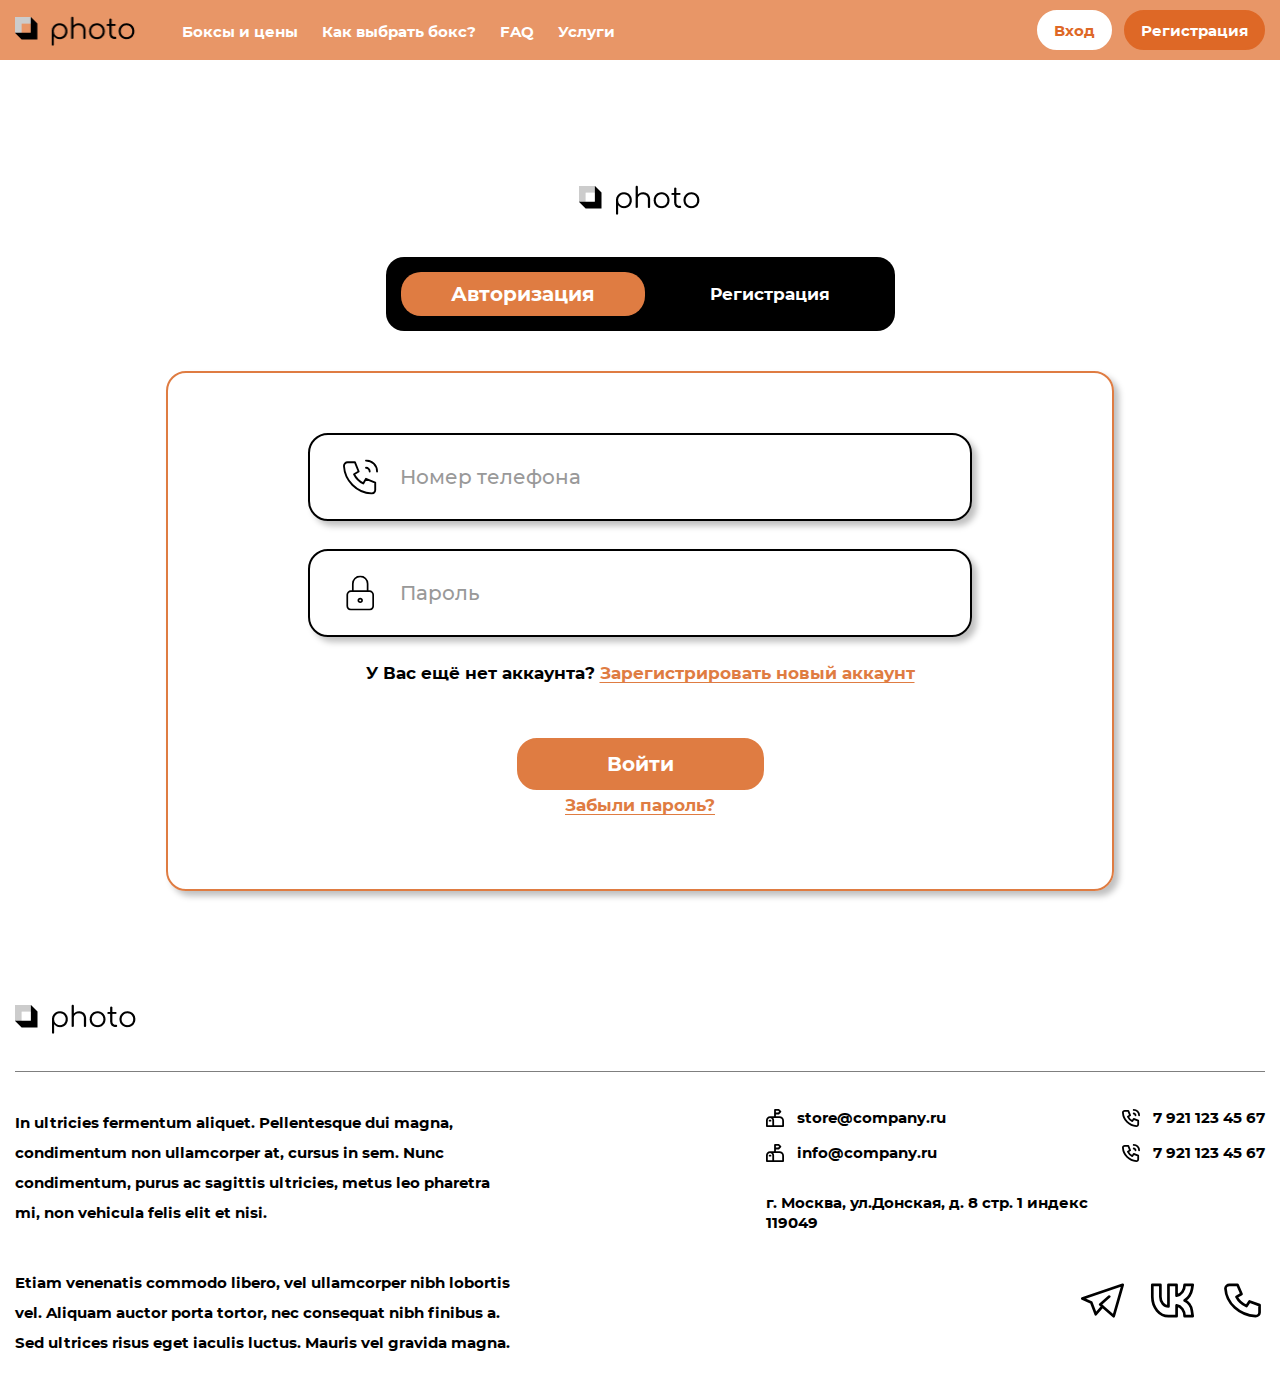
<file: authorization.html>
<!DOCTYPE html>
<html lang="ru">
<head>
	<title>Авторизация</title>
	<meta charset="UTF-8">
	<meta name="format-detection" content="telephone=no">
	<meta name="viewport" content="width=device-width, initial-scale=1.0">
	<link rel="shortcut icon" href="img/favicon/Gulp.svg">
	<link rel="stylesheet" href="css/style.min.css?_v=20230904133647">
</head>

<body>
  <div class="ak-wrapper">
    <header class="header">
	<div class="header__container">
		<div class="ak-container">
			<div class="header__body">
				<div class="header__content">
					<a href="index.html" class="header__logo">
						<img src="img/logo.png" alt="logo" class="header__logo-img">
					</a>
					<nav class="header__navigate">
						<ul class="header__list">
							<li class="header__li"><a href="#" class="header__link">Боксы и цены</a></li>
							<li class="header__li"><a href="box.html" class="header__link">Как выбрать бокс?</a></li>
							<li class="header__li"><a href="faq.html" class="header__link">FAQ</a></li>
							<li class="header__li"><a href="services.html" class="header__link">Услуги</a></li>
						</ul>
					</nav>
				</div>
				<div class="header__wp-buttons" data-da=".header__navigate,479,1">
					<a href="authorization.html" class="header__link-auth header__nav-link ak-button"><span>Вход</span></a>
					<a href="registration.html"
						class="header__link-register header__nav-link ak-button"><span>Регистрация</span></a>
					<a href="account.html" class="header__link-account header__nav-link ak-button _none"><span>Личный
							кабинет</span></a>
					<button class="header__btn-logout header__nav-link ak-button _none">Выход</button>
				</div>
				<div class="ak-header-burger">
					<span></span>
					<span></span>
					<span></span>
				</div>
			</div>
		</div>
	</div>
</header>
    <main class="ak-page">
      <section class="ak-authorization ak-section">
        <div class="ak-authorization__container ak-container">
          <div class="ak-authorization__wrapper">
            <nav class="ak-authorization__navigate">
              <a href="index.html" class="ak-authorization__logo">
                <img src="img/logo.png" alt="logo">
              </a>
              <ul class="ak-authorization__list">
                <li class="ak-authorization__li">
                  <a href="authorization.html"
                    class="ak-authorization__link ak-button _active"><span>Авторизация</span></a>
                </li>
                <li class="ak-authorization__li">
                  <a href="registration.html" class="ak-authorization__link ak-button"><span>Регистрация
                    </span></a>
                </li>
              </ul>
            </nav>
            <div class="ak-authorization__body">
              <div class="loader">
                <span class="loader__span"></span>
              </div>
              <form class="ak-form" id="form-authorization">
                <div class="ak-form__wp-input">
                  <svg xmlns="http://www.w3.org/2000/svg" viewBox="0 0 37 37">
                    <path d=" M24.3333 8.77778C25.3647 8.77778 26.3539 9.1875 27.0832 9.91681C27.8125 10.6461 28.2222
                    11.6353 28.2222 12.6667M24.3333 1C27.4275 1 30.395 2.22916 32.5829 4.41709C34.7708 6.60501 36
                    9.57247 36 12.6667M4.88889 2.94444H12.6667L16.5556 12.6667L11.6944 15.5833C13.7769 19.8058 17.1942
                    23.2231 21.4167 25.3056L24.3333 20.4444L34.0556 24.3333V32.1111C34.0556 33.1425 33.6458 34.1317
                    32.9165 34.861C32.1872 35.5903 31.1981 36 30.1667 36C22.5819 35.5391 15.4281 32.3182 10.0549
                    26.9451C4.68181 21.5719 1.46093 14.4181 1 6.83333C1 5.80194 1.40972 4.81278 2.13903 4.08347C2.86834
                    3.35417 3.85749 2.94444 4.88889 2.94444Z" stroke-width="2" stroke-linecap="round"
                      stroke-linejoin="round" />
                  </svg>
                  <input type="tel" name="username" placeholder="Номер телефона" class="ak-form__input" inputmode="tel">
                </div>
                <div class="ak-form__wp-input">
                  <svg xmlns="http://www.w3.org/2000/svg" viewBox="0 0 33 41">
                    <path
                      d="M1 22.6654C1 21.5161 1.45655 20.4139 2.2692 19.6012C3.08186 18.7886 4.18406 18.332 5.33333 18.332H27C28.1493 18.332 29.2515 18.7886 30.0641 19.6012C30.8768 20.4139 31.3333 21.5161 31.3333 22.6654V35.6654C31.3333 36.8146 30.8768 37.9168 30.0641 38.7295C29.2515 39.5422 28.1493 39.9987 27 39.9987H5.33333C4.18406 39.9987 3.08186 39.5422 2.2692 38.7295C1.45655 37.9168 1 36.8146 1 35.6654V22.6654Z"
                      stroke-width="2" stroke-linecap="round" stroke-linejoin="round" />
                    <path
                      d="M7.5 18.3333V9.66667C7.5 7.36812 8.41309 5.16372 10.0384 3.53841C11.6637 1.91309 13.8681 1 16.1667 1C18.4652 1 20.6696 1.91309 22.2949 3.53841C23.9202 5.16372 24.8333 7.36812 24.8333 9.66667V18.3333M14 29.1667C14 29.7413 14.2283 30.2924 14.6346 30.6987C15.0409 31.1051 15.592 31.3333 16.1667 31.3333C16.7413 31.3333 17.2924 31.1051 17.6987 30.6987C18.1051 30.2924 18.3333 29.7413 18.3333 29.1667C18.3333 28.592 18.1051 28.0409 17.6987 27.6346C17.2924 27.2283 16.7413 27 16.1667 27C15.592 27 15.0409 27.2283 14.6346 27.6346C14.2283 28.0409 14 28.592 14 29.1667Z"
                      stroke-width="2" stroke-linecap="round" stroke-linejoin="round" />
                  </svg>
                  <input type="password" name="password" placeholder="Пароль" class="ak-form__input">
                </div>
                <div class="ak-form__info">
                  <span>У Вас ещё нет аккаунта?</span>
                  <a href="registration.html">Зарегистрировать новый аккаунт</a>
                </div>
                <div class="ak-form__wp-button">
                  <button type="submit" class="ak-form__button ak-button">Войти</button>
                  <a href="">Забыли пароль?</a>
                </div>
              </form>
            </div>
          </div>
        </div>
      </section>
    </main>
    <footer class="footer">
	<div class="footer__container ak-container">
		<a href="index.html" class="footer__wp-logo">
			<img src="img/logo.png" alt="logo" class="footer__logo">
		</a>
		<div class="footer__body">
			<div class="footer__wp-text">
				<p class="footer__text">In ultricies fermentum aliquet. Pellentesque dui magna, condimentum non
					ullamcorper at, cursus in sem. Nunc condimentum, purus ac sagittis
					ultricies, metus leo pharetra mi, non vehicula felis elit et nisi.</p>
				<p class="footer__text">Etiam venenatis commodo libero, vel ullamcorper nibh lobortis vel. Aliquam
					auctor porta tortor, nec consequat nibh finibus a. Sed ultrices risus eget
					iaculis luctus. Mauris vel gravida magna. </p>
			</div>
			<div class="footer__wp-contacts">
				<div class="footer__contacts">
					<div class="footer__contacts-block">
						<a href="mailto:store@company.ru" class="footer__mail">
							<svg xmlns="http://www.w3.org/2000/svg" viewBox="0 0 20 20">
								<path
									d="M8 19V12.5C8 11.5717 7.63125 10.6815 6.97487 10.0251C6.3185 9.36875 5.42826 9 4.5 9M4.5 9C3.57174 9 2.6815 9.36875 2.02513 10.0251C1.36875 10.6815 1 11.5717 1 12.5V19H19V13C19 11.9391 18.5786 10.9217 17.8284 10.1716C17.0783 9.42143 16.0609 9 15 9H4.5Z"
									stroke="black" stroke-width="2" stroke-linecap="round" stroke-linejoin="round" />
								<path d="M10 9V1H14L16 3L14 5H10M4 13H5" stroke="black" stroke-width="2" stroke-linecap="round"
									stroke-linejoin="round" />
							</svg>
							<span>store@company.ru</span>
						</a>
						<a href="mailto:store@company.ru" class="footer__mail">
							<svg xmlns="http://www.w3.org/2000/svg" viewBox="0 0 20 20">
								<path
									d="M8 19V12.5C8 11.5717 7.63125 10.6815 6.97487 10.0251C6.3185 9.36875 5.42826 9 4.5 9M4.5 9C3.57174 9 2.6815 9.36875 2.02513 10.0251C1.36875 10.6815 1 11.5717 1 12.5V19H19V13C19 11.9391 18.5786 10.9217 17.8284 10.1716C17.0783 9.42143 16.0609 9 15 9H4.5Z"
									stroke="black" stroke-width="2" stroke-linecap="round" stroke-linejoin="round" />
								<path d="M10 9V1H14L16 3L14 5H10M4 13H5" stroke="black" stroke-width="2" stroke-linecap="round"
									stroke-linejoin="round" />
							</svg>
							<span>info@company.ru</span>
						</a>
					</div>
					<div class="footer__contacts-block">
						<span class="footer__address">г. Москва, ул.Донская, д. 8 стр. 1 индекс
							119049</span>
					</div>
					<div class="footer__contacts-block">
						<a href="tel:+79211234567" class="footer__contacts-link">
							<svg xmlns="http://www.w3.org/2000/svg" width="20" height="20" viewBox="0 0 20 20" fill="none">
								<path
									d="M13 5C13.5304 5 14.0391 5.21071 14.4142 5.58579C14.7893 5.96086 15 6.46957 15 7M13 1C14.5913 1 16.1174 1.63214 17.2426 2.75736C18.3679 3.88258 19 5.4087 19 7M3 2H7L9 7L6.5 8.5C7.57096 10.6715 9.32847 12.429 11.5 13.5L13 11L18 13V17C18 17.5304 17.7893 18.0391 17.4142 18.4142C17.0391 18.7893 16.5304 19 16 19C12.0993 18.763 8.42015 17.1065 5.65683 14.3432C2.8935 11.5798 1.23705 7.90074 1 4C1 3.46957 1.21071 2.96086 1.58579 2.58579C1.96086 2.21071 2.46957 2 3 2Z"
									stroke="black" stroke-width="2" stroke-linecap="round" stroke-linejoin="round" />
							</svg>
							<span>7 921 123 45 67</span>
						</a>
						<a href="tel:+79211234567" class="footer__contacts-link">
							<svg xmlns=" http://www.w3.org/2000/svg" width="20" height="20" viewBox="0 0 20 20" fill="none">
								<path
									d="M13 5C13.5304 5 14.0391 5.21071 14.4142 5.58579C14.7893 5.96086 15 6.46957 15 7M13 1C14.5913 1 16.1174 1.63214 17.2426 2.75736C18.3679 3.88258 19 5.4087 19 7M3 2H7L9 7L6.5 8.5C7.57096 10.6715 9.32847 12.429 11.5 13.5L13 11L18 13V17C18 17.5304 17.7893 18.0391 17.4142 18.4142C17.0391 18.7893 16.5304 19 16 19C12.0993 18.763 8.42015 17.1065 5.65683 14.3432C2.8935 11.5798 1.23705 7.90074 1 4C1 3.46957 1.21071 2.96086 1.58579 2.58579C1.96086 2.21071 2.46957 2 3 2Z"
									stroke="black" stroke-width="2" stroke-linecap="round" stroke-linejoin="round" />
							</svg>
							<span>7 921 123 45 67</span>
						</a>
					</div>
				</div>
				<div class="footer__socialNetwork">
					<a href="" class="footer__socialNetwork-link">
						<svg xmlns="http://www.w3.org/2000/svg" viewBox="0 0 49 39">
							<path d="M32 15.125L22 23.875L37 37L47 2L2 17.3125L12 21.6875L17 34.8125L24.5 26.0625" stroke-width="3"
								stroke-linecap="round" stroke-linejoin="round" />
						</svg>
					</a>
					<a href="" class="footer__socialNetwork-link">
						<svg xmlns="http://www.w3.org/2000/svg" viewBox=" 0 0 49 39">
							<path
								d="M29 36.9785H20C15.2261 36.9785 10.6477 34.7106 7.27208 30.6739C3.89642 26.6371 2 21.1621 2 15.4533V2H11V15.4533C11 18.3077 11.9482 21.0452 13.636 23.0636C15.3239 25.082 17.6131 26.2159 20 26.2159V2H29V14.1079H29.0675C31.5335 13.74 33.8023 12.3075 35.4472 10.0798C37.0921 7.85212 37.9999 4.98263 38 2.01076H47L46.2305 6.61447C45.7696 9.36993 44.7886 11.9631 43.3622 14.1962C41.9358 16.4293 40.1018 18.2434 38 19.5C40.0438 20.3143 41.8669 21.7706 43.2785 23.7166C44.69 25.6627 45.6381 28.0267 46.0235 30.5613L47 36.9892H38C37.9999 34.0174 37.0921 31.1479 35.4472 28.9202C33.8023 26.6925 31.5335 25.26 29.0675 24.8921V37L29 36.9785Z"
								stroke-width="3" stroke-linecap="round" stroke-linejoin="round" />
						</svg>
					</a>
					<a href="" class="footer__socialNetwork-link">
						<svg xmlns="http://www.w3.org/2000/svg" viewBox="0 0 42 39">
							<path
								d="M6.47059 2H15.4118L19.8824 12.2941L14.2941 15.3824C16.688 19.8532 20.6166 23.4716 25.4706 25.6765L28.8235 20.5294L40 24.6471V32.8824C40 33.9744 39.529 35.0218 38.6906 35.794C37.8522 36.5662 36.7151 37 35.5294 37C26.8101 36.512 18.5862 33.1016 12.4094 27.4124C6.23254 21.7232 2.52988 14.1486 2 6.11765C2 5.02558 2.47101 3.97824 3.3094 3.20603C4.1478 2.43382 5.28491 2 6.47059 2Z"
								stroke-width="3" stroke-linecap="round" stroke-linejoin="round" />
						</svg>
					</a>
				</div>
			</div>
		</div>
	</div>
</footer>
  </div>
  <span class="output-info"></span>
  <div class="successfully">
    <div class="successfully__content">
      <span>Успешная авторизация!</span>
    </div>
  </div>
  <script src="js/app.min.js?_v=20230904133647"></script>
</body>

</html>
</file>
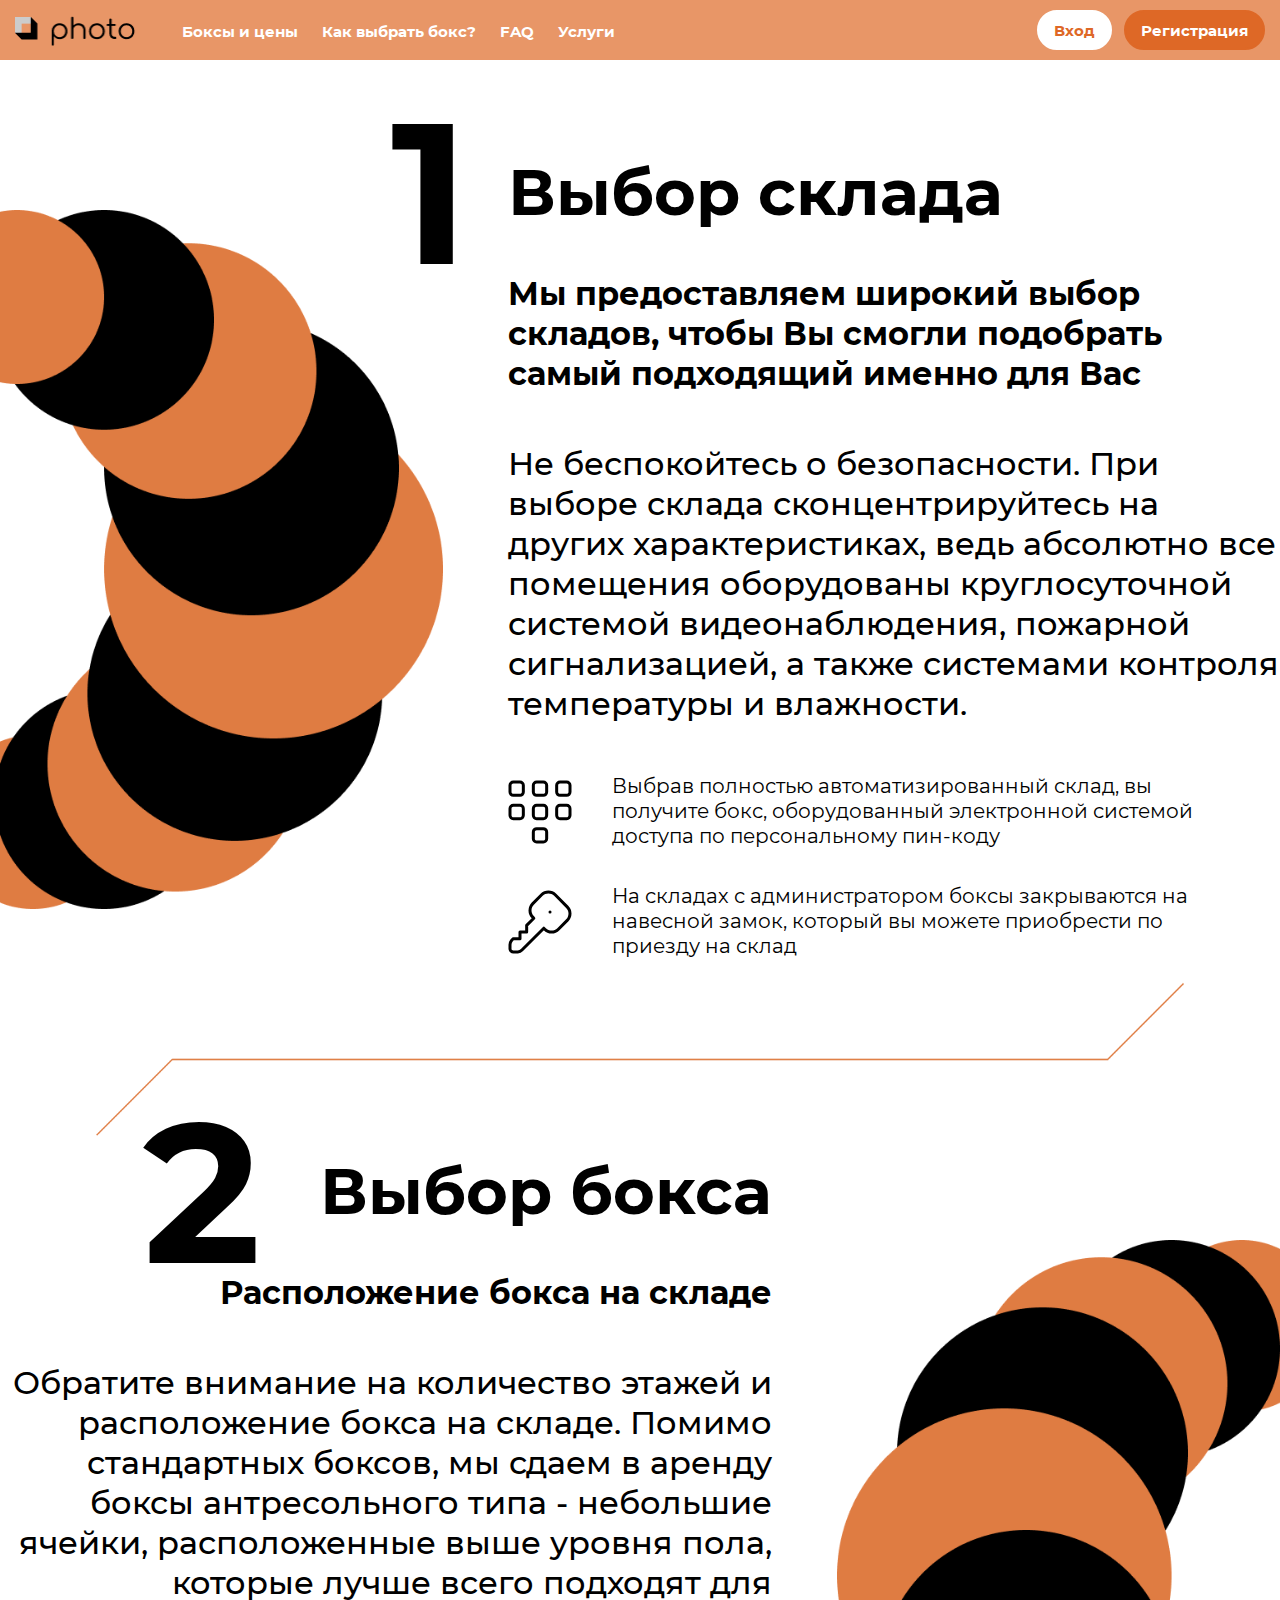
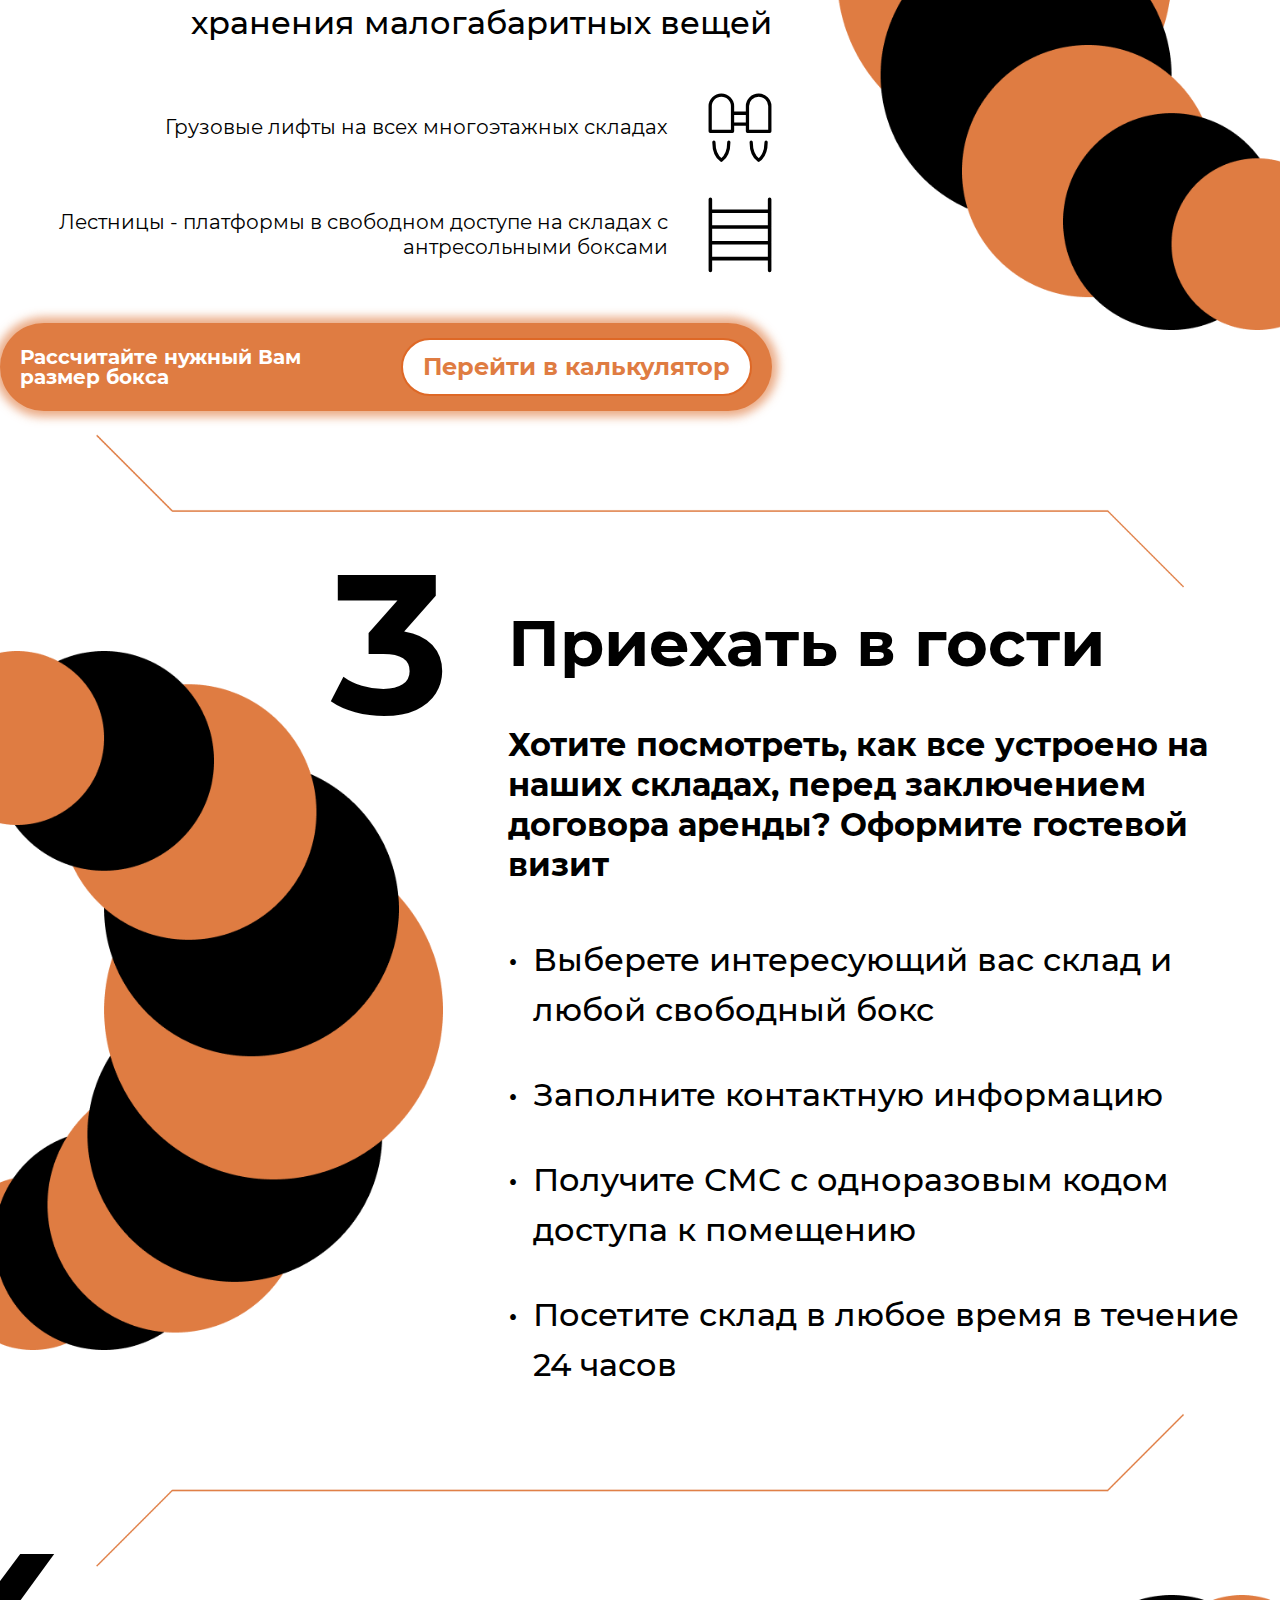
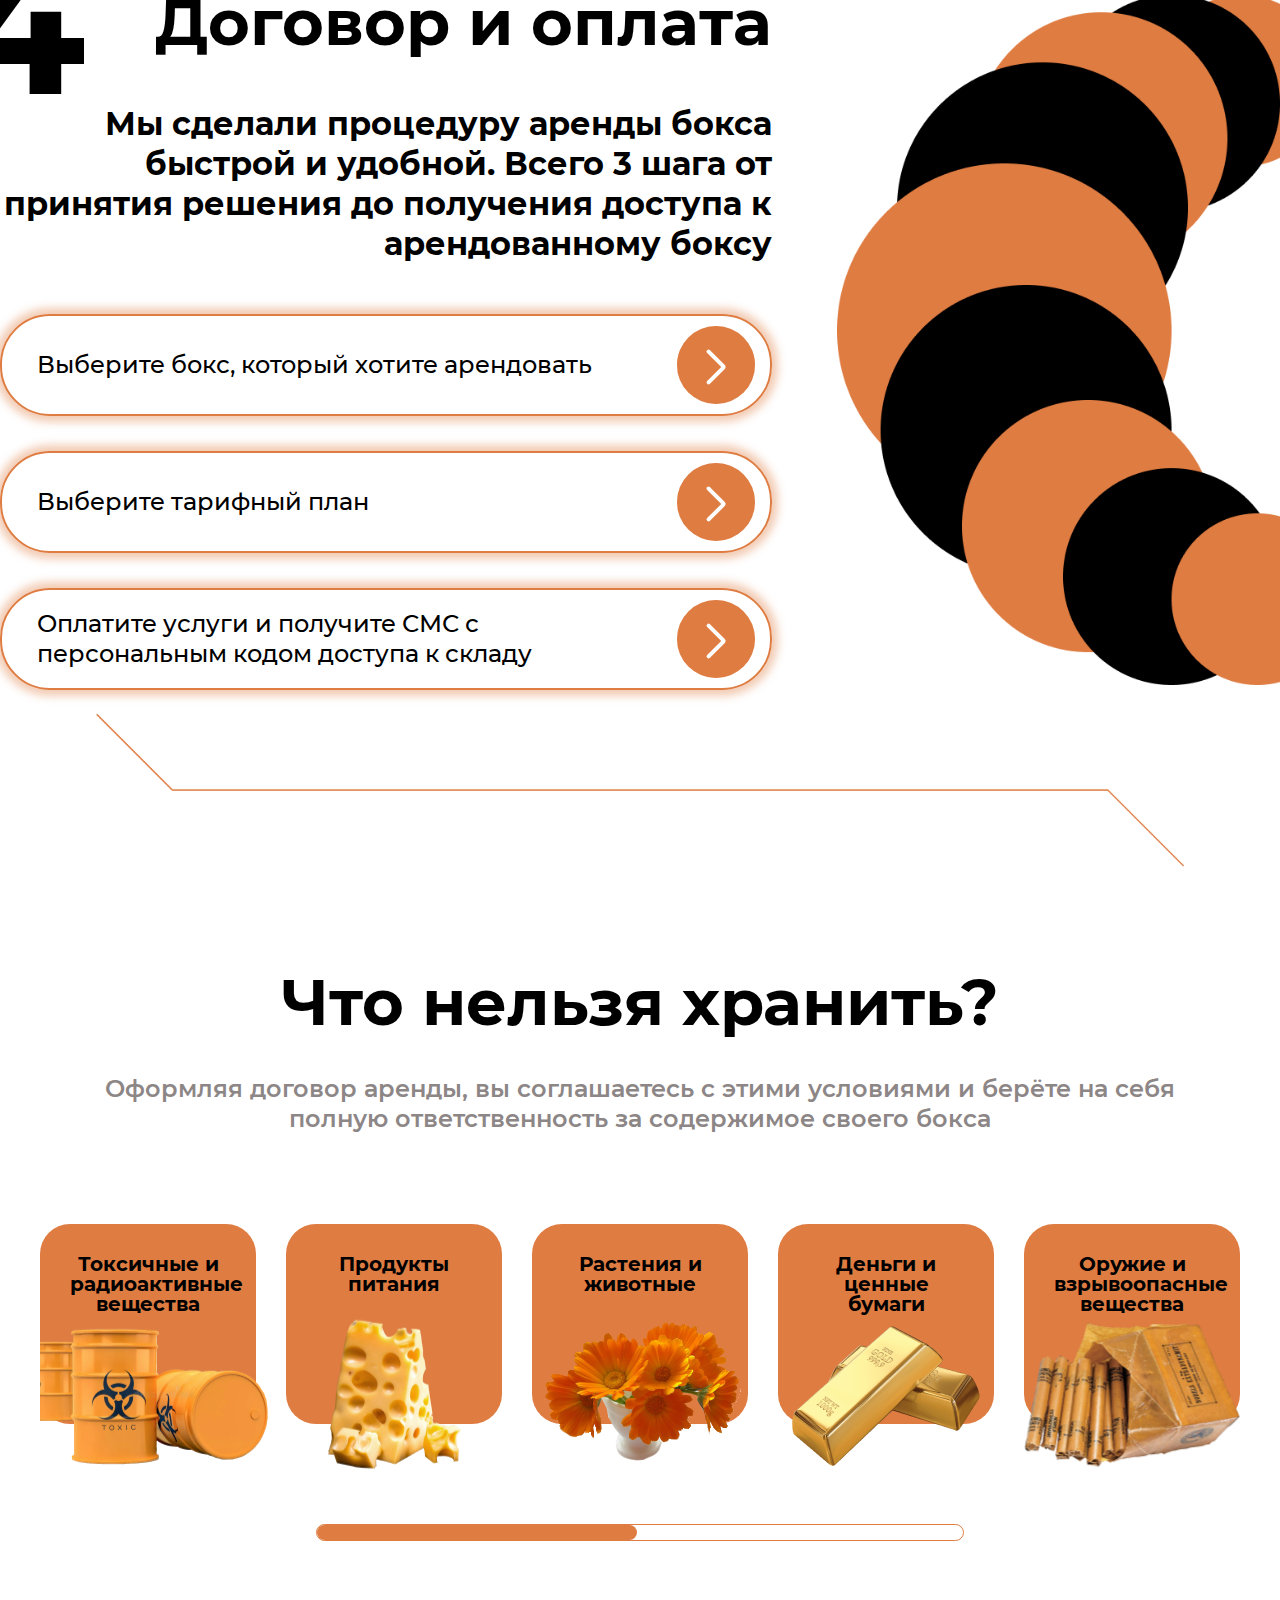
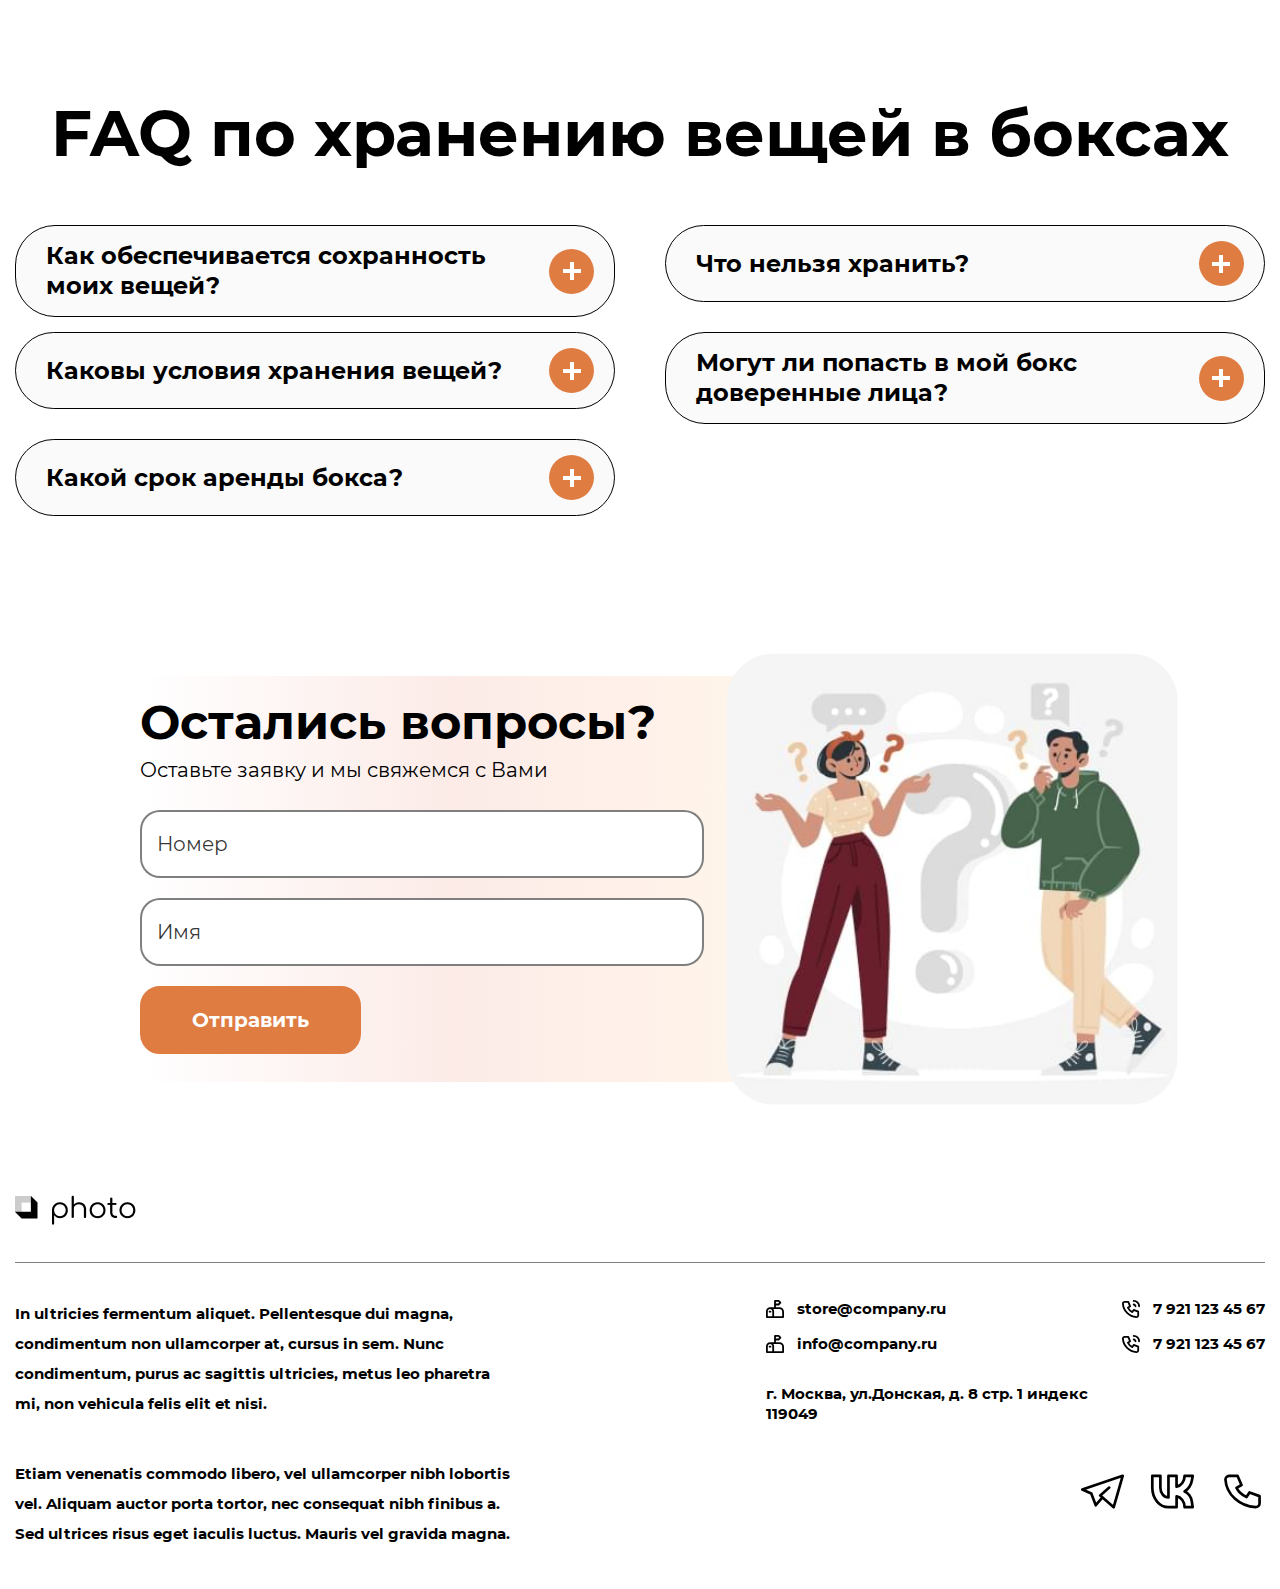
<file: box.html>
<!DOCTYPE html>
<html lang="ru">
<head>
	<title>Как выбрать бокс ?</title>
	<meta charset="UTF-8">
	<meta name="format-detection" content="telephone=no">
	<meta name="viewport" content="width=device-width, initial-scale=1.0">
	<link rel="shortcut icon" href="img/favicon/Gulp.svg">
	<link rel="stylesheet" href="css/style.min.css?_v=20230904133647">
</head>

<body>
  <div class="ak-wrapper">
    <header class="header">
	<div class="header__container">
		<div class="ak-container">
			<div class="header__body">
				<div class="header__content">
					<a href="index.html" class="header__logo">
						<img src="img/logo.png" alt="logo" class="header__logo-img">
					</a>
					<nav class="header__navigate">
						<ul class="header__list">
							<li class="header__li"><a href="#" class="header__link">Боксы и цены</a></li>
							<li class="header__li"><a href="box.html" class="header__link">Как выбрать бокс?</a></li>
							<li class="header__li"><a href="faq.html" class="header__link">FAQ</a></li>
							<li class="header__li"><a href="services.html" class="header__link">Услуги</a></li>
						</ul>
					</nav>
				</div>
				<div class="header__wp-buttons" data-da=".header__navigate,479,1">
					<a href="authorization.html" class="header__link-auth header__nav-link ak-button"><span>Вход</span></a>
					<a href="registration.html"
						class="header__link-register header__nav-link ak-button"><span>Регистрация</span></a>
					<a href="account.html" class="header__link-account header__nav-link ak-button _none"><span>Личный
							кабинет</span></a>
					<button class="header__btn-logout header__nav-link ak-button _none">Выход</button>
				</div>
				<div class="ak-header-burger">
					<span></span>
					<span></span>
					<span></span>
				</div>
			</div>
		</div>
	</div>
</header>
    <main class="ak-page">
      <section class="ak-box ak-section">
        <div class="ak-box__container">
          <div class="ak-box__body">
            <div class="ak-box__block">
              <div class="ak-box__wp-img">
                <img src="img/box-bg-left.png" alt="Картинка">
              </div>
              <div class="ak-box__content">
                <h3 class="ak-box__title ">Выбор склада
                  <span class="ak-box__number">1</span>
                </h3>
                <p class="ak-box__subtitle ">Мы предоставляем широкий выбор складов, чтобы Вы смогли подобрать самый
                  подходящий именно для Вас</p>
                <p class="ak-box__text ">Не беспокойтесь о безопасности. При выборе склада сконцентрируйтесь на
                  других характеристиках, ведь абсолютно все помещения оборудованы круглосуточной системой
                  видеонаблюдения, пожарной сигнализацией, а также системами контроля температуры и влажности.</p>
                <ul class="ak-box__list">
                  <li class="ak-box__item">
                    <svg xmlns="http://www.w3.org/2000/svg" viewBox="0 0 64 64">
                      <path
                        d="M5.33333 2H12C12.8841 2 13.7319 2.35119 14.357 2.97631C14.9821 3.60143 15.3333 4.44928 15.3333 5.33333V12C15.3333 12.8841 14.9821 13.7319 14.357 14.357C13.7319 14.9821 12.8841 15.3333 12 15.3333H5.33333C4.44928 15.3333 3.60143 14.9821 2.97631 14.357C2.35119 13.7319 2 12.8841 2 12V5.33333C2 4.44928 2.35119 3.60143 2.97631 2.97631C3.60143 2.35119 4.44928 2 5.33333 2ZM52 2H58.6667C59.5507 2 60.3986 2.35119 61.0237 2.97631C61.6488 3.60143 62 4.44928 62 5.33333V12C62 12.8841 61.6488 13.7319 61.0237 14.357C60.3986 14.9821 59.5507 15.3333 58.6667 15.3333H52C51.1159 15.3333 50.2681 14.9821 49.643 14.357C49.0179 13.7319 48.6667 12.8841 48.6667 12V5.33333C48.6667 4.44928 49.0179 3.60143 49.643 2.97631C50.2681 2.35119 51.1159 2 52 2ZM28.6667 2H35.3333C36.2174 2 37.0652 2.35119 37.6904 2.97631C38.3155 3.60143 38.6667 4.44928 38.6667 5.33333V12C38.6667 12.8841 38.3155 13.7319 37.6904 14.357C37.0652 14.9821 36.2174 15.3333 35.3333 15.3333H28.6667C27.7826 15.3333 26.9348 14.9821 26.3096 14.357C25.6845 13.7319 25.3333 12.8841 25.3333 12V5.33333C25.3333 4.44928 25.6845 3.60143 26.3096 2.97631C26.9348 2.35119 27.7826 2 28.6667 2ZM5.33333 25.3333H12C12.8841 25.3333 13.7319 25.6845 14.357 26.3096C14.9821 26.9348 15.3333 27.7826 15.3333 28.6667V35.3333C15.3333 36.2174 14.9821 37.0652 14.357 37.6904C13.7319 38.3155 12.8841 38.6667 12 38.6667H5.33333C4.44928 38.6667 3.60143 38.3155 2.97631 37.6904C2.35119 37.0652 2 36.2174 2 35.3333V28.6667C2 27.7826 2.35119 26.9348 2.97631 26.3096C3.60143 25.6845 4.44928 25.3333 5.33333 25.3333ZM52 25.3333H58.6667C59.5507 25.3333 60.3986 25.6845 61.0237 26.3096C61.6488 26.9348 62 27.7826 62 28.6667V35.3333C62 36.2174 61.6488 37.0652 61.0237 37.6904C60.3986 38.3155 59.5507 38.6667 58.6667 38.6667H52C51.1159 38.6667 50.2681 38.3155 49.643 37.6904C49.0179 37.0652 48.6667 36.2174 48.6667 35.3333V28.6667C48.6667 27.7826 49.0179 26.9348 49.643 26.3096C50.2681 25.6845 51.1159 25.3333 52 25.3333ZM28.6667 25.3333H35.3333C36.2174 25.3333 37.0652 25.6845 37.6904 26.3096C38.3155 26.9348 38.6667 27.7826 38.6667 28.6667V35.3333C38.6667 36.2174 38.3155 37.0652 37.6904 37.6904C37.0652 38.3155 36.2174 38.6667 35.3333 38.6667H28.6667C27.7826 38.6667 26.9348 38.3155 26.3096 37.6904C25.6845 37.0652 25.3333 36.2174 25.3333 35.3333V28.6667C25.3333 27.7826 25.6845 26.9348 26.3096 26.3096C26.9348 25.6845 27.7826 25.3333 28.6667 25.3333ZM28.6667 48.6667H35.3333C36.2174 48.6667 37.0652 49.0179 37.6904 49.643C38.3155 50.2681 38.6667 51.1159 38.6667 52V58.6667C38.6667 59.5507 38.3155 60.3986 37.6904 61.0237C37.0652 61.6488 36.2174 62 35.3333 62H28.6667C27.7826 62 26.9348 61.6488 26.3096 61.0237C25.6845 60.3986 25.3333 59.5507 25.3333 58.6667V52C25.3333 51.1159 25.6845 50.2681 26.3096 49.643C26.9348 49.0179 27.7826 48.6667 28.6667 48.6667Z"
                        stroke-width="3" stroke-linecap="round" stroke-linejoin="round" />
                    </svg>
                    <p class="ak-box__item-text ">Выбрав полностью автоматизированный склад, вы получите бокс,
                      оборудованный электронной системой доступа по персональному пин-коду</p>
                  </li>
                  <li class="ak-box__item">
                    <svg xmlns="http://www.w3.org/2000/svg" viewBox="0 0 64 64">
                      <path
                        d="M42.0004 21.9996H42.0338M47.1838 4.80939L59.1906 16.8162C60.0813 17.7067 60.7878 18.764 61.2699 19.9276C61.7519 21.0912 62 22.3384 62 23.5979C62 24.8574 61.7519 26.1046 61.2699 27.2682C60.7878 28.4318 60.0813 29.4891 59.1906 30.3797L50.3805 39.1898C49.49 40.0804 48.4327 40.787 47.2691 41.269C46.1055 41.751 44.8583 41.9991 43.5988 41.9991C42.3393 41.9991 41.0921 41.751 39.9285 41.269C38.7649 40.787 37.7076 40.0804 36.817 39.1898L35.8137 38.1864L13.9535 60.0466C12.8459 61.1541 11.3837 61.8362 9.82342 61.9733L9.24008 62H5.33337C4.51692 61.9999 3.7289 61.7001 3.11877 61.1576C2.50865 60.6151 2.11886 59.8675 2.02333 59.0566L2 58.6666V54.7599C2.00038 53.1947 2.55145 51.6796 3.55668 50.4799L3.95335 50.0465L5.33337 48.6665H12.0001V41.9998H18.6668V35.333L25.8136 28.1863L24.8102 27.183C23.9196 26.2924 23.213 25.2352 22.731 24.0715C22.249 22.9079 22.0009 21.6607 22.0009 20.4012C22.0009 19.1417 22.249 17.8945 22.731 16.7309C23.213 15.5673 23.9196 14.51 24.8102 13.6195L33.6203 4.80939C34.5109 3.91871 35.5682 3.21218 36.7318 2.73014C37.8954 2.2481 39.1426 2 40.4021 2C41.6616 2 42.9088 2.2481 44.0724 2.73014C45.236 3.21218 46.2933 3.91871 47.1838 4.80939Z"
                        stroke-width="3" stroke-linecap="round" stroke-linejoin="round" />
                    </svg>
                    <p class="ak-box__item-text ">На складах с администратором боксы закрываются на навесной замок,
                      который вы можете приобрести по приезду на склад</p>
                  </li>
                </ul>
              </div>
              <img class="ak-box__img-border" src="img/block-border-left.png" alt="Картинка">
            </div>
            <div class="ak-box__block">
              <div class="ak-box__wp-img">
                <img src="img/box-bg-right.png" alt="Картинка">
              </div>
              <div class="ak-box__content">
                <h3 class="ak-box__title ">Выбор бокса<span class="ak-box__number">2</span></h3>
                <p class="ak-box__subtitle ">Расположение бокса на складе</p>
                <p class="ak-box__text ">Обратите внимание на количество этажей и расположение бокса на складе.
                  Помимо стандартных боксов, мы сдаем в аренду боксы антресольного типа - небольшие ячейки,
                  расположенные выше уровня пола, которые лучше всего подходят для хранения малогабаритных вещей</p>
                <ul class="ak-box__list">
                  <li class="ak-box__item">
                    <svg xmlns="http://www.w3.org/2000/svg" viewBox="0 0 59 64">
                      <path
                        d="M5.4375 45.3333C5.4375 53.11 7.73031 58.6667 12.3125 62C16.8947 58.6667 19.1875 53.11 19.1875 45.3333M39.8125 45.3333C39.8125 53.11 42.1053 58.6667 46.6875 62C51.2697 58.6667 53.5625 53.11 53.5625 45.3333M22.625 18.6667H36.375M22.625 28.6667H36.375M22.625 12C22.625 10.6868 22.3583 9.38642 21.84 8.17317C21.3218 6.95991 20.5621 5.85752 19.6045 4.92893C18.6469 4.00035 17.5101 3.26375 16.2589 2.7612C15.0078 2.25866 13.6668 2 12.3125 2C10.9582 2 9.61725 2.25866 8.36608 2.7612C7.11491 3.26375 5.97807 4.00035 5.02046 4.92893C4.06286 5.85752 3.30324 6.95991 2.78499 8.17317C2.26674 9.38642 2 10.6868 2 12V35.3333H22.625V12ZM36.375 35.3333H57V12C57 9.34783 55.9135 6.8043 53.9795 4.92893C52.0456 3.05357 49.4225 2 46.6875 2C43.9525 2 41.3294 3.05357 39.3955 4.92893C37.4615 6.8043 36.375 9.34783 36.375 12V35.3333Z"
                        stroke-width="3" stroke-linecap="round" stroke-linejoin="round" />
                    </svg>
                    <p class="ak-box__item-text ">Грузовые лифты на всех многоэтажных складах</p>
                  </li>
                  <li class="ak-box__item">
                    <svg xmlns="http://www.w3.org/2000/svg" viewBox="0 0 54 64">
                      <path d="M2 2V62M52 2V62M2 38.6667H52M2 25.3333H52M2 12H52M2 52H52" stroke-width="3"
                        stroke-linecap="round" stroke-linejoin="round" />
                    </svg>
                    <p class="ak-box__item-text ">Лестницы - платформы в свободном доступе на складах с
                      антресольными боксами</p>
                  </li>
                </ul>
                <div class="ak-box__bottom">
                  <span>Рассчитайте нужный Вам размер бокса</span>
                  <a href="">Перейти в калькулятор</a>
                </div>
              </div>
              <img class="ak-box__img-border" src="img/block-border-right.png" alt="Картинка">
            </div>
            <div class="ak-box__block">
              <div class="ak-box__wp-img">
                <img src="img/box-bg-left.png" alt="Картинка">
              </div>
              <div class="ak-box__content">
                <h3 class="ak-box__title ">Приехать в гости<span class="ak-box__number">3</span></h3>
                <p class="ak-box__subtitle ">Хотите посмотреть, как все устроено на наших складах, перед заключением
                  договора аренды?
                  Оформите гостевой визит</p>
                <ul class="ak-box__list">
                  <li class="ak-box__li">Выберете интересующий вас склад и любой свободный бокс</li>
                  <li class="ak-box__li">Заполните контактную информацию</li>
                  <li class="ak-box__li">Получите СМС с одноразовым кодом доступа к помещению</li>
                  <li class="ak-box__li">Посетите склад в любое время в течение 24 часов</li>
                </ul>
              </div>
              <img class="ak-box__img-border" src="img/block-border-left.png" alt="Картинка">
            </div>
            <div class="ak-box__block">
              <div class="ak-box__wp-img">
                <img src="img/box-bg-right.png" alt="Картинка">
              </div>
              <div class="ak-box__content">
                <h3 class="ak-box__title ">Договор и оплата<span class="ak-box__number">4</span></h3>
                <p class="ak-box__subtitle ">Мы сделали процедуру аренды бокса быстрой и удобной. Всего 3 шага от
                  принятия решения до получения доступа к арендованному боксу</p>
                <ul class="ak-box__list">
                  <li class="ak-box__row">
                    <span>Выберите бокс, который хотите арендовать</span>
                    <a href="">
                      <span></span>
                      <span></span>
                    </a>
                  </li>
                  <li class="ak-box__row">
                    <span>Выберите тарифный план</span>
                    <a href="">
                      <span></span>
                      <span></span>
                    </a>
                  </li>
                  <li class="ak-box__row">
                    <span>Оплатите услуги и получите СМС с персональным кодом доступа к складу</span>
                    <a href="">
                      <span></span>
                      <span></span>
                    </a>
                  </li>
                </ul>
              </div>
              <img class="ak-box__img-border" src="img/block-border-right.png" alt="Картинка">
            </div>
          </div>
        </div>
      </section>

      <section class="ak-cannotStored ak-section">
        <div class="ak-cannotStored__body">
          <h3 class="ak-cannotStored__title">Что нельзя хранить?</h3>
          <p class="ak-cannotStored__subtitle">
            Оформляя договор аренды, вы соглашаетесь с этими условиями и берёте на себя полную
            ответственность за содержимое своего бокса
          </p>
          <div class="ak-cannotStored__swiper swiper">
            <div class="ak-cannotStored__swiper-wrapper swiper-wrapper">
              <div class="ak-cannotStored__swiper-slide swiper-slide">
                <h5 class="ak-cannotStored__swiper-slide-title">Токсичные и радиоактивные вещества</h5>
                <img src="img/slide-1.png" alt="Картинка">
              </div>
              <div class="ak-cannotStored__swiper-slide swiper-slide">
                <h5 class="ak-cannotStored__swiper-slide-title">Продукты питания</h5>
                <img src="img/slide-2.png" alt="Картинка">
              </div>
              <div class="ak-cannotStored__swiper-slide swiper-slide">
                <h5 class="ak-cannotStored__swiper-slide-title">Растения и животные</h5>
                <img src="img/slide-3.png" alt="Картинка">
              </div>
              <div class="ak-cannotStored__swiper-slide swiper-slide">
                <h5 class="ak-cannotStored__swiper-slide-title">Деньги и ценные бумаги</h5>
                <img src="img/slide-4.png" alt="Картинка">
              </div>
              <div class="ak-cannotStored__swiper-slide swiper-slide">
                <h5 class="ak-cannotStored__swiper-slide-title">Оружие и взрывоопасные вещества</h5>
                <img src="img/slide-5.png" alt="Картинка">
              </div>
              <div class="ak-cannotStored__swiper-slide swiper-slide">
                <h5 class="ak-cannotStored__swiper-slide-title">Токсичные и радиоактивные вещества</h5>
                <img src="img/slide-1.png" alt="Картинка">
              </div>
              <div class="ak-cannotStored__swiper-slide swiper-slide">
                <h5 class="ak-cannotStored__swiper-slide-title">Продукты питания</h5>
                <img src="img/slide-2.png" alt="Картинка">
              </div>
              <div class="ak-cannotStored__swiper-slide swiper-slide">
                <h5 class="ak-cannotStored__swiper-slide-title">Растения и животные</h5>
                <img src="img/slide-3.png" alt="Картинка">
              </div>
              <div class="ak-cannotStored__swiper-slide swiper-slide">
                <h5 class="ak-cannotStored__swiper-slide-title">Деньги и ценные бумаги</h5>
                <img src="img/slide-4.png" alt="Картинка">
              </div>
              <div class="ak-cannotStored__swiper-slide swiper-slide">
                <h5 class="ak-cannotStored__swiper-slide-title">Оружие и взрывоопасные вещества</h5>
                <img src="img/slide-5.png" alt="Картинка">
              </div>
            </div>
          </div>
          <div class="ak-cannotStored__swiper-scroll"></div>
        </div>
      </section>

      <section class="ak-faq ak-section">
        <div class="ak-faq__container ak-container">
          <div class="ak-faq__body">
            <h3 class="ak-faq__title ak-cannotStored__title">FAQ по хранению вещей в боксах</h3>
            <div class="ak-faq__content">
              <div class="ak-faq__accordion _my-accordion">
                <div class="ak-faq__accordion-controler _my-accordion-controler">
                  <h5 class="ak-faq__accordion-title">Как обеспечивается сохранность моих вещей?</h5>
                  <button class="ak-faq__accordion-btn"></button>
                </div>
                <div class="ak-faq__accordion-content _my-accordion-content">
                  <p class="ak-faq__accordion-text ak-p">Температурный режим на складе: 15-17 градусов тепла.
                    Все боксы индивидуального хранения вещей - сухие.
                    Доступ в бокс есть только у клиента.
                    Склад находится под круглосуточной охраной. </p>
                </div>
              </div>
              <div class="ak-faq__accordion _my-accordion">
                <div class="ak-faq__accordion-controler _my-accordion-controler">
                  <h5 class="ak-faq__accordion-title">Что нельзя хранить?</h5>
                  <button class="ak-faq__accordion-btn"></button>
                </div>
                <div class="ak-faq__accordion-content _my-accordion-content">
                  <p class="ak-faq__accordion-text ak-p">Температурный режим на складе: 15-17 градусов тепла.
                    Все боксы индивидуального хранения вещей - сухие.
                    Доступ в бокс есть только у клиента.
                    Склад находится под круглосуточной охраной. </p>
                </div>
              </div>
              <div class="ak-faq__accordion _my-accordion">
                <div class="ak-faq__accordion-controler _my-accordion-controler">
                  <h5 class="ak-faq__accordion-title">Каковы условия хранения вещей?</h5>
                  <button class="ak-faq__accordion-btn"></button>
                </div>
                <div class="ak-faq__accordion-content _my-accordion-content">
                  <p class="ak-faq__accordion-text ak-p">Температурный режим на складе: 15-17 градусов тепла.
                    Все боксы индивидуального хранения вещей - сухие.
                    Доступ в бокс есть только у клиента.
                    Склад находится под круглосуточной охраной. </p>
                </div>
              </div>
              <div class="ak-faq__accordion _my-accordion">
                <div class="ak-faq__accordion-controler _my-accordion-controler">
                  <h5 class="ak-faq__accordion-title">Могут ли попасть в мой бокс доверенные лица?</h5>
                  <button class="ak-faq__accordion-btn"></button>
                </div>
                <div class="ak-faq__accordion-content _my-accordion-content">
                  <p class="ak-faq__accordion-text ak-p">Температурный режим на складе: 15-17 градусов тепла.
                    Все боксы индивидуального хранения вещей - сухие.
                    Доступ в бокс есть только у клиента.
                    Склад находится под круглосуточной охраной. </p>
                </div>
              </div>
              <div class="ak-faq__accordion _my-accordion">
                <div class="ak-faq__accordion-controler _my-accordion-controler">
                  <h5 class="ak-faq__accordion-title">Какой срок аренды бокса?</h5>
                  <button class="ak-faq__accordion-btn"></button>
                </div>
                <div class="ak-faq__accordion-content _my-accordion-content">
                  <p class="ak-faq__accordion-text ak-p">Температурный режим на складе: 15-17 градусов тепла.
                    Все боксы индивидуального хранения вещей - сухие.
                    Доступ в бокс есть только у клиента.
                    Склад находится под круглосуточной охраной. </p>
                </div>
              </div>
            </div>
          </div>
        </div>
      </section>

      <section class="ak-questionForm ak-section">
        <div class="ak-questionForm__container ak-container">
          <div class="ak-questionForm__body">
            <div class="ak-questionForm__content">
              <h4 class="ak-questionForm__title">Остались вопросы?</h4>
              <p class="ak-questionForm__subtitle">Оставьте заявку и мы свяжемся с Вами</p>
              <form class="ak-questionForm__form">
                <div class="ak-questionForm__wp-input">
                  <input type="tel" name="username" class="ak-questionForm__input" placeholder="Номер">
                </div>
                <div class="ak-questionForm__wp-input">
                  <input type="text" name="firstname" class="ak-questionForm__input" placeholder="Имя">
                </div>
                <button type="submit" class="ak-questionForm__button ak-button">
                  <span>Отправить</span>
                  <div class="loader">
                    <span class="loader__span"></span>
                  </div>
                </button>
              </form>
            </div>
            <div class="ak-questionForm__wp-img">
              <img src="img/image.jpg" alt="image">
            </div>
          </div>
        </div>
      </section>
    </main>
    <footer class="footer">
	<div class="footer__container ak-container">
		<a href="index.html" class="footer__wp-logo">
			<img src="img/logo.png" alt="logo" class="footer__logo">
		</a>
		<div class="footer__body">
			<div class="footer__wp-text">
				<p class="footer__text">In ultricies fermentum aliquet. Pellentesque dui magna, condimentum non
					ullamcorper at, cursus in sem. Nunc condimentum, purus ac sagittis
					ultricies, metus leo pharetra mi, non vehicula felis elit et nisi.</p>
				<p class="footer__text">Etiam venenatis commodo libero, vel ullamcorper nibh lobortis vel. Aliquam
					auctor porta tortor, nec consequat nibh finibus a. Sed ultrices risus eget
					iaculis luctus. Mauris vel gravida magna. </p>
			</div>
			<div class="footer__wp-contacts">
				<div class="footer__contacts">
					<div class="footer__contacts-block">
						<a href="mailto:store@company.ru" class="footer__mail">
							<svg xmlns="http://www.w3.org/2000/svg" viewBox="0 0 20 20">
								<path
									d="M8 19V12.5C8 11.5717 7.63125 10.6815 6.97487 10.0251C6.3185 9.36875 5.42826 9 4.5 9M4.5 9C3.57174 9 2.6815 9.36875 2.02513 10.0251C1.36875 10.6815 1 11.5717 1 12.5V19H19V13C19 11.9391 18.5786 10.9217 17.8284 10.1716C17.0783 9.42143 16.0609 9 15 9H4.5Z"
									stroke="black" stroke-width="2" stroke-linecap="round" stroke-linejoin="round" />
								<path d="M10 9V1H14L16 3L14 5H10M4 13H5" stroke="black" stroke-width="2" stroke-linecap="round"
									stroke-linejoin="round" />
							</svg>
							<span>store@company.ru</span>
						</a>
						<a href="mailto:store@company.ru" class="footer__mail">
							<svg xmlns="http://www.w3.org/2000/svg" viewBox="0 0 20 20">
								<path
									d="M8 19V12.5C8 11.5717 7.63125 10.6815 6.97487 10.0251C6.3185 9.36875 5.42826 9 4.5 9M4.5 9C3.57174 9 2.6815 9.36875 2.02513 10.0251C1.36875 10.6815 1 11.5717 1 12.5V19H19V13C19 11.9391 18.5786 10.9217 17.8284 10.1716C17.0783 9.42143 16.0609 9 15 9H4.5Z"
									stroke="black" stroke-width="2" stroke-linecap="round" stroke-linejoin="round" />
								<path d="M10 9V1H14L16 3L14 5H10M4 13H5" stroke="black" stroke-width="2" stroke-linecap="round"
									stroke-linejoin="round" />
							</svg>
							<span>info@company.ru</span>
						</a>
					</div>
					<div class="footer__contacts-block">
						<span class="footer__address">г. Москва, ул.Донская, д. 8 стр. 1 индекс
							119049</span>
					</div>
					<div class="footer__contacts-block">
						<a href="tel:+79211234567" class="footer__contacts-link">
							<svg xmlns="http://www.w3.org/2000/svg" width="20" height="20" viewBox="0 0 20 20" fill="none">
								<path
									d="M13 5C13.5304 5 14.0391 5.21071 14.4142 5.58579C14.7893 5.96086 15 6.46957 15 7M13 1C14.5913 1 16.1174 1.63214 17.2426 2.75736C18.3679 3.88258 19 5.4087 19 7M3 2H7L9 7L6.5 8.5C7.57096 10.6715 9.32847 12.429 11.5 13.5L13 11L18 13V17C18 17.5304 17.7893 18.0391 17.4142 18.4142C17.0391 18.7893 16.5304 19 16 19C12.0993 18.763 8.42015 17.1065 5.65683 14.3432C2.8935 11.5798 1.23705 7.90074 1 4C1 3.46957 1.21071 2.96086 1.58579 2.58579C1.96086 2.21071 2.46957 2 3 2Z"
									stroke="black" stroke-width="2" stroke-linecap="round" stroke-linejoin="round" />
							</svg>
							<span>7 921 123 45 67</span>
						</a>
						<a href="tel:+79211234567" class="footer__contacts-link">
							<svg xmlns=" http://www.w3.org/2000/svg" width="20" height="20" viewBox="0 0 20 20" fill="none">
								<path
									d="M13 5C13.5304 5 14.0391 5.21071 14.4142 5.58579C14.7893 5.96086 15 6.46957 15 7M13 1C14.5913 1 16.1174 1.63214 17.2426 2.75736C18.3679 3.88258 19 5.4087 19 7M3 2H7L9 7L6.5 8.5C7.57096 10.6715 9.32847 12.429 11.5 13.5L13 11L18 13V17C18 17.5304 17.7893 18.0391 17.4142 18.4142C17.0391 18.7893 16.5304 19 16 19C12.0993 18.763 8.42015 17.1065 5.65683 14.3432C2.8935 11.5798 1.23705 7.90074 1 4C1 3.46957 1.21071 2.96086 1.58579 2.58579C1.96086 2.21071 2.46957 2 3 2Z"
									stroke="black" stroke-width="2" stroke-linecap="round" stroke-linejoin="round" />
							</svg>
							<span>7 921 123 45 67</span>
						</a>
					</div>
				</div>
				<div class="footer__socialNetwork">
					<a href="" class="footer__socialNetwork-link">
						<svg xmlns="http://www.w3.org/2000/svg" viewBox="0 0 49 39">
							<path d="M32 15.125L22 23.875L37 37L47 2L2 17.3125L12 21.6875L17 34.8125L24.5 26.0625" stroke-width="3"
								stroke-linecap="round" stroke-linejoin="round" />
						</svg>
					</a>
					<a href="" class="footer__socialNetwork-link">
						<svg xmlns="http://www.w3.org/2000/svg" viewBox=" 0 0 49 39">
							<path
								d="M29 36.9785H20C15.2261 36.9785 10.6477 34.7106 7.27208 30.6739C3.89642 26.6371 2 21.1621 2 15.4533V2H11V15.4533C11 18.3077 11.9482 21.0452 13.636 23.0636C15.3239 25.082 17.6131 26.2159 20 26.2159V2H29V14.1079H29.0675C31.5335 13.74 33.8023 12.3075 35.4472 10.0798C37.0921 7.85212 37.9999 4.98263 38 2.01076H47L46.2305 6.61447C45.7696 9.36993 44.7886 11.9631 43.3622 14.1962C41.9358 16.4293 40.1018 18.2434 38 19.5C40.0438 20.3143 41.8669 21.7706 43.2785 23.7166C44.69 25.6627 45.6381 28.0267 46.0235 30.5613L47 36.9892H38C37.9999 34.0174 37.0921 31.1479 35.4472 28.9202C33.8023 26.6925 31.5335 25.26 29.0675 24.8921V37L29 36.9785Z"
								stroke-width="3" stroke-linecap="round" stroke-linejoin="round" />
						</svg>
					</a>
					<a href="" class="footer__socialNetwork-link">
						<svg xmlns="http://www.w3.org/2000/svg" viewBox="0 0 42 39">
							<path
								d="M6.47059 2H15.4118L19.8824 12.2941L14.2941 15.3824C16.688 19.8532 20.6166 23.4716 25.4706 25.6765L28.8235 20.5294L40 24.6471V32.8824C40 33.9744 39.529 35.0218 38.6906 35.794C37.8522 36.5662 36.7151 37 35.5294 37C26.8101 36.512 18.5862 33.1016 12.4094 27.4124C6.23254 21.7232 2.52988 14.1486 2 6.11765C2 5.02558 2.47101 3.97824 3.3094 3.20603C4.1478 2.43382 5.28491 2 6.47059 2Z"
								stroke-width="3" stroke-linecap="round" stroke-linejoin="round" />
						</svg>
					</a>
				</div>
			</div>
		</div>
	</div>
</footer>
  </div>
  <span class="output-info"></span>
  <script src="js/app.min.js?_v=20230904133647"></script>
</body>

</html>
</file>
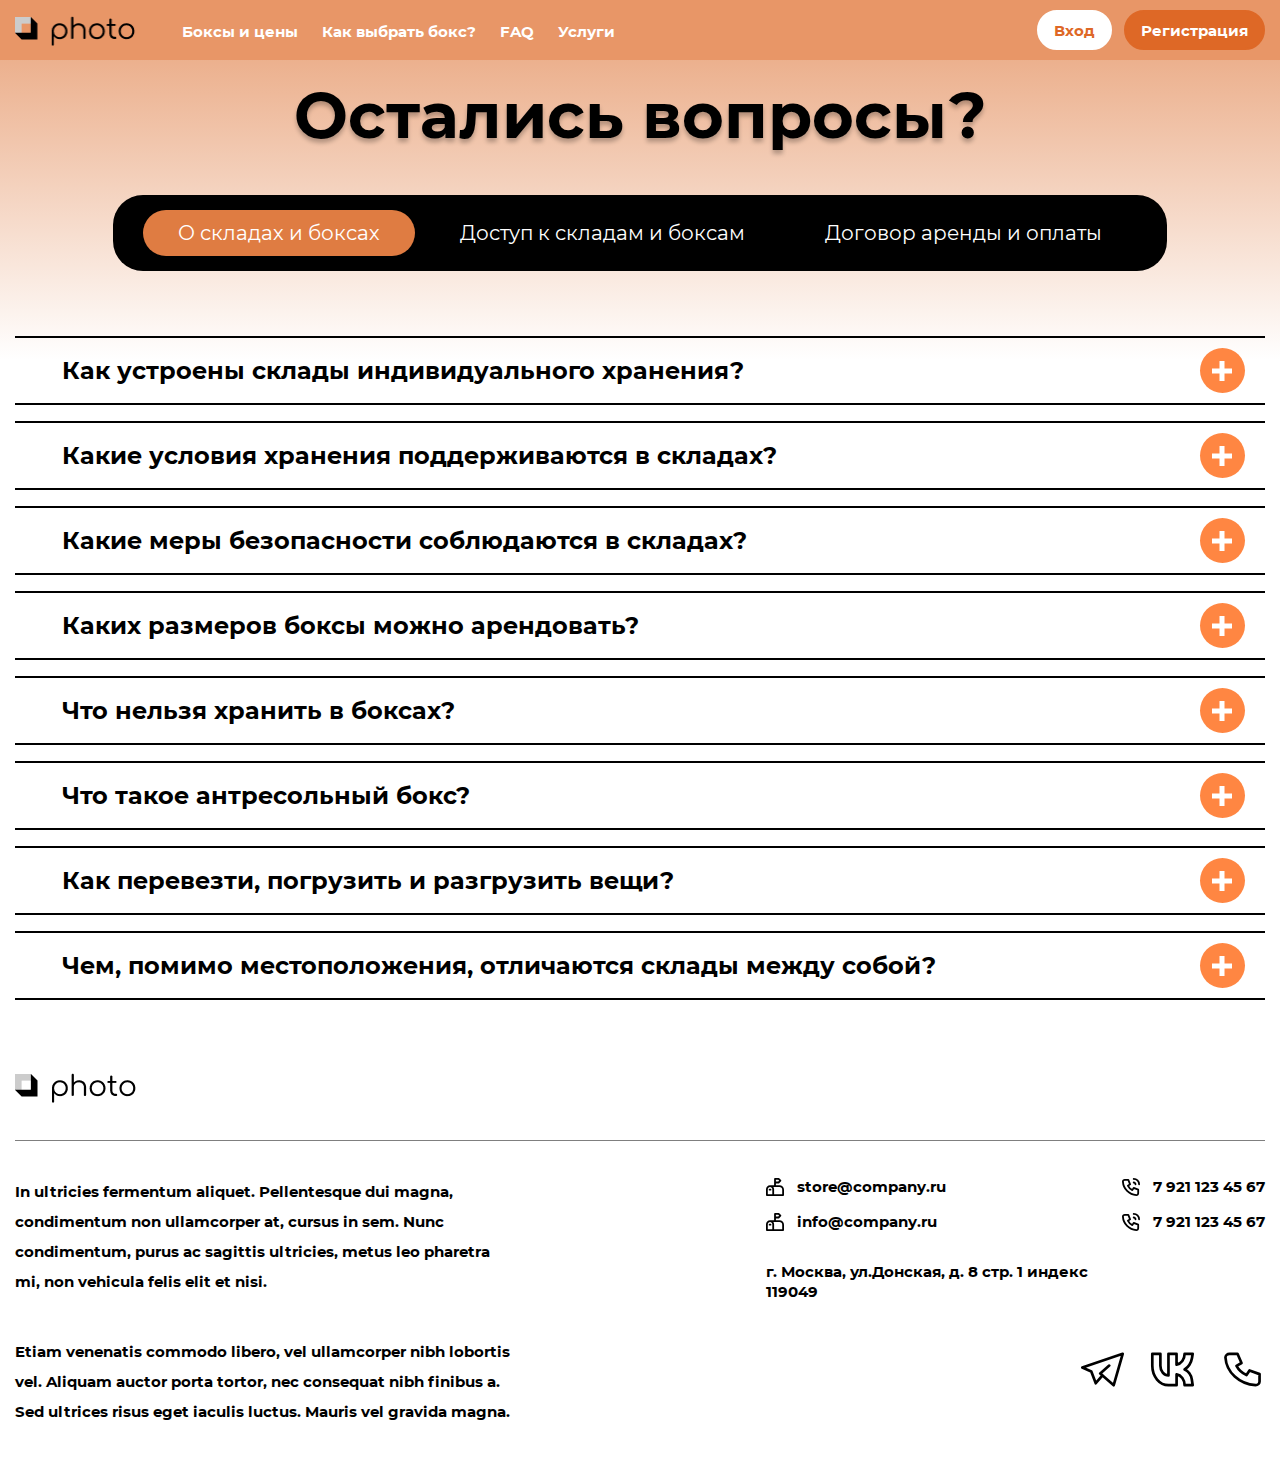
<file: faq.html>
<!DOCTYPE html>
<html lang="ru">
<head>
	<title>Остались вопросы</title>
	<meta charset="UTF-8">
	<meta name="format-detection" content="telephone=no">
	<meta name="viewport" content="width=device-width, initial-scale=1.0">
	<link rel="shortcut icon" href="img/favicon/Gulp.svg">
	<link rel="stylesheet" href="css/style.min.css?_v=20230904133647">
</head>

<body>

  <div class="ak-wrapper">
    <header class="header">
	<div class="header__container">
		<div class="ak-container">
			<div class="header__body">
				<div class="header__content">
					<a href="index.html" class="header__logo">
						<img src="img/logo.png" alt="logo" class="header__logo-img">
					</a>
					<nav class="header__navigate">
						<ul class="header__list">
							<li class="header__li"><a href="#" class="header__link">Боксы и цены</a></li>
							<li class="header__li"><a href="box.html" class="header__link">Как выбрать бокс?</a></li>
							<li class="header__li"><a href="faq.html" class="header__link">FAQ</a></li>
							<li class="header__li"><a href="services.html" class="header__link">Услуги</a></li>
						</ul>
					</nav>
				</div>
				<div class="header__wp-buttons" data-da=".header__navigate,479,1">
					<a href="authorization.html" class="header__link-auth header__nav-link ak-button"><span>Вход</span></a>
					<a href="registration.html"
						class="header__link-register header__nav-link ak-button"><span>Регистрация</span></a>
					<a href="account.html" class="header__link-account header__nav-link ak-button _none"><span>Личный
							кабинет</span></a>
					<button class="header__btn-logout header__nav-link ak-button _none">Выход</button>
				</div>
				<div class="ak-header-burger">
					<span></span>
					<span></span>
					<span></span>
				</div>
			</div>
		</div>
	</div>
</header>
    <main class="ak-page">
      <div class="ak-questions">
        <div class="ak-questions__container ak-container">
          <div class="ak-questions__body" data-tabs-init="questions-tabs">
            <h1 class="ak-questions__title ak-h1">Остались вопросы?</h1>
            <ul class="ak-questions__tabs-list ak-tabs-list">
              <li class="ak-questions__tab ak-tabs-btn _my-tabs-btn">О складах и боксах</li>
              <li class="ak-questions__tab ak-tabs-btn _my-tabs-btn">Доступ к складам и боксам</li>
              <li class="ak-questions__tab ak-tabs-btn _my-tabs-btn">Договор аренды и оплаты</li>
            </ul>
            <div class="ak-questions__tabs-content">
              <div class="ak-questions__tab-content _my-tabs-content">
                <div class="ak-questions__accordion _my-accordion">
                  <div class="ak-questions__accordion-control _my-accordion-controler">
                    <h4 class="ak-questions__accordion-title">
                      <img src="img/kub.png" alt="kub">
                      <span>Как устроены склады индивидуального
                        хранения?</span>
                    </h4>
                    <button class="ak-questions__accordion-button"></button>
                  </div>
                  <div class="ak-questions__accordion-content _my-accordion-content">
                    <p class="ak-questions__accordion-text ak-p">Каждый склад сети – это отапливаемое и сухое помещение,
                      оборудованное боксами различных размеров, которые вы можете арендовать для хранения вещей на любой
                      срок от 1 месяца.</p>
                  </div>
                </div>
                <div class="ak-questions__accordion _my-accordion">
                  <div class="ak-questions__accordion-control _my-accordion-controler">
                    <h4 class="ak-questions__accordion-title">
                      <img src="img/kub.png" alt="kub ">
                      <span>Какие условия хранения поддерживаются в складах?</span>
                    </h4>
                    <button class="ak-questions__accordion-button"></button>
                  </div>
                  <div class="ak-questions__accordion-content _my-accordion-content">
                    <p class="ak-questions__accordion-text ak-p">Каждый склад сети – это отапливаемое и сухое помещение,
                      оборудованное боксами различных размеров, которые вы можете арендовать для хранения вещей на любой
                      срок от 1 месяца.
                      Каждый склад сети – это отапливаемое и сухое помещение,
                      оборудованное боксами различных размеров, которые вы можете арендовать для хранения вещей на любой
                      срок от 1 месяца.</p>
                  </div>
                </div>
                <div class="ak-questions__accordion _my-accordion">
                  <div class="ak-questions__accordion-control _my-accordion-controler">
                    <h4 class="ak-questions__accordion-title">
                      <img src="img/kub.png" alt="kub ">
                      <span>Какие меры безопасности соблюдаются в складах?</span>
                    </h4>
                    <button class="ak-questions__accordion-button"></button>
                  </div>
                  <div class="ak-questions__accordion-content _my-accordion-content">
                    <p class="ak-questions__accordion-text ak-p">Каждый склад сети – это отапливаемое и сухое помещение,
                      оборудованное боксами различных размеров, которые вы можете арендовать для хранения вещей на любой
                      срок от 1 месяца.</p>
                  </div>
                </div>
                <div class="ak-questions__accordion _my-accordion">
                  <div class="ak-questions__accordion-control _my-accordion-controler">
                    <h4 class="ak-questions__accordion-title">
                      <img src="img/kub.png" alt="kub ">
                      <span>Каких размеров боксы можно арендовать?</span>
                    </h4>
                    <button class="ak-questions__accordion-button"></button>
                  </div>
                  <div class="ak-questions__accordion-content _my-accordion-content">
                    <p class="ak-questions__accordion-text ak-p">Каждый склад сети – это отапливаемое и сухое помещение,
                      оборудованное боксами различных размеров, которые вы можете арендовать для хранения вещей на любой
                      срок от 1 месяца.</p>
                  </div>
                </div>
                <div class="ak-questions__accordion _my-accordion">
                  <div class="ak-questions__accordion-control _my-accordion-controler">
                    <h4 class="ak-questions__accordion-title">
                      <img src="img/kub.png" alt="kub ">
                      <span>Что нельзя хранить в боксах?</span>
                    </h4>
                    <button class="ak-questions__accordion-button"></button>
                  </div>
                  <div class="ak-questions__accordion-content _my-accordion-content">
                    <p class="ak-questions__accordion-text ak-p">Каждый склад сети – это отапливаемое и сухое помещение,
                      оборудованное боксами различных размеров, которые вы можете арендовать для хранения вещей на любой
                      срок от 1 месяца.</p>
                  </div>
                </div>
                <div class="ak-questions__accordion _my-accordion">
                  <div class="ak-questions__accordion-control _my-accordion-controler">
                    <h4 class="ak-questions__accordion-title">
                      <img src="img/kub.png" alt="kub ">
                      <span>Что такое антресольный бокс?</span>
                    </h4>
                    <button class="ak-questions__accordion-button"></button>
                  </div>
                  <div class="ak-questions__accordion-content _my-accordion-content">
                    <p class="ak-questions__accordion-text ak-p">Каждый склад сети – это отапливаемое и сухое помещение,
                      оборудованное боксами различных размеров, которые вы можете арендовать для хранения вещей на любой
                      срок от 1 месяца.</p>
                  </div>
                </div>
                <div class="ak-questions__accordion _my-accordion">
                  <div class="ak-questions__accordion-control _my-accordion-controler">
                    <h4 class="ak-questions__accordion-title">
                      <img src="img/kub.png" alt="kub ">
                      <span>Как перевезти, погрузить и разгрузить вещи?</span>
                    </h4>
                    <button class="ak-questions__accordion-button"></button>
                  </div>
                  <div class="ak-questions__accordion-content _my-accordion-content">
                    <p class="ak-questions__accordion-text ak-p">Каждый склад сети – это отапливаемое и сухое помещение,
                      оборудованное боксами различных размеров, которые вы можете арендовать для хранения вещей на любой
                      срок от 1 месяца.</p>
                  </div>
                </div>
                <div class="ak-questions__accordion _my-accordion">
                  <div class="ak-questions__accordion-control _my-accordion-controler">
                    <h4 class="ak-questions__accordion-title">
                      <img src="img/kub.png" alt="kub ">
                      <span>Чем, помимо местоположения, отличаются склады между собой?</span>
                    </h4>
                    <button class="ak-questions__accordion-button"></button>
                  </div>
                  <div class="ak-questions__accordion-content _my-accordion-content">
                    <p class="ak-questions__accordion-text ak-p">Каждый склад сети – это отапливаемое и сухое помещение,
                      оборудованное боксами различных размеров, которые вы можете арендовать для хранения вещей на любой
                      срок от 1 месяца.</p>
                  </div>
                </div>
              </div>
              <div class="ak-questions__tab-content _my-tabs-content">
                <div class="ak-questions__accordion _my-accordion">
                  <div class="ak-questions__accordion-control _my-accordion-controler">
                    <h4 class="ak-questions__accordion-title">
                      <img src="img/kub.png" alt="kub">
                      <span>Как осуществляется доступ к боксу?</span>
                    </h4>
                    <button class="ak-questions__accordion-button"></button>
                  </div>
                  <div class="ak-questions__accordion-content _my-accordion-content">
                    <p class="ak-questions__accordion-text ak-p">В полностью автоматизированных складах боксы
                      оборудованы электронной системой доступа по пин-коду, который вы получите по СМС сразу после
                      заключения договора аренды. Пин-код нужно будет ввести в специальный терминал на территории
                      складского комплекса, после чего доступ к вашему личному мини-складу будет открыт.</p>
                  </div>
                </div>
                <div class="ak-questions__accordion _my-accordion">
                  <div class="ak-questions__accordion-control _my-accordion-controler">
                    <h4 class="ak-questions__accordion-title">
                      <img src="img/kub.png" alt="kub ">
                      <span>Как осуществляется доступ к складскому комплексу?</span>
                    </h4>
                    <button class="ak-questions__accordion-button"></button>
                  </div>
                  <div class="ak-questions__accordion-content _my-accordion-content">
                    <p class="ak-questions__accordion-text ak-p">Каждый склад сети – это отапливаемое и сухое помещение,
                      оборудованное боксами различных размеров, которые вы можете арендовать для хранения вещей на любой
                      срок от 1 месяца.
                    </p>
                  </div>
                </div>
                <div class="ak-questions__accordion _my-accordion">
                  <div class="ak-questions__accordion-control _my-accordion-controler">
                    <h4 class="ak-questions__accordion-title">
                      <img src="img/kub.png" alt="kub ">
                      <span>В какое время можно попасть на склад и воспользоваться арендованным боксом?</span>
                    </h4>
                    <button class="ak-questions__accordion-button"></button>
                  </div>
                  <div class="ak-questions__accordion-content _my-accordion-content">
                    <p class="ak-questions__accordion-text ak-p">Каждый склад сети – это отапливаемое и сухое помещение,
                      оборудованное боксами различных размеров, которые вы можете арендовать для хранения вещей на любой
                      срок от 1 месяца.</p>
                  </div>
                </div>
                <div class="ak-questions__accordion _my-accordion">
                  <div class="ak-questions__accordion-control _my-accordion-controler">
                    <h4 class="ak-questions__accordion-title">
                      <img src="img/kub.png" alt="kub ">
                      <span>Что произойдет, если я забуду свой пин-код?</span>
                    </h4>
                    <button class="ak-questions__accordion-button"></button>
                  </div>
                  <div class="ak-questions__accordion-content _my-accordion-content">
                    <p class="ak-questions__accordion-text ak-p">Каждый склад сети – это отапливаемое и сухое помещение,
                      оборудованное боксами различных размеров, которые вы можете арендовать для хранения вещей на любой
                      срок от 1 месяца.</p>
                  </div>
                </div>
                <div class="ak-questions__accordion _my-accordion">
                  <div class="ak-questions__accordion-control _my-accordion-controler">
                    <h4 class="ak-questions__accordion-title">
                      <img src="img/kub.png" alt="kub ">
                      <span>Могу ли я посмотреть бокс перед заключением договора аренды?</span>
                    </h4>
                    <button class="ak-questions__accordion-button"></button>
                  </div>
                  <div class="ak-questions__accordion-content _my-accordion-content">
                    <p class="ak-questions__accordion-text ak-p">Каждый склад сети – это отапливаемое и сухое помещение,
                      оборудованное боксами различных размеров, которые вы можете арендовать для хранения вещей на любой
                      срок от 1 месяца.</p>
                  </div>
                </div>
                <div class="ak-questions__accordion _my-accordion">
                  <div class="ak-questions__accordion-control _my-accordion-controler">
                    <h4 class="ak-questions__accordion-title">
                      <img src="img/kub.png" alt="kub ">
                      <span>Могу ли я разрешить другим лицам доступ к моему боксу?</span>
                    </h4>
                    <button class="ak-questions__accordion-button"></button>
                  </div>
                  <div class="ak-questions__accordion-content _my-accordion-content">
                    <p class="ak-questions__accordion-text ak-p">Каждый склад сети – это отапливаемое и сухое помещение,
                      оборудованное боксами различных размеров, которые вы можете арендовать для хранения вещей на любой
                      срок от 1 месяца.</p>
                  </div>
                </div>
                <div class="ak-questions__accordion _my-accordion">
                  <div class="ak-questions__accordion-control _my-accordion-controler">
                    <h4 class="ak-questions__accordion-title">
                      <img src="img/kub.png" alt="kub ">
                      <span>Могу ли я поменять пин-код от своего бокса?</span>
                    </h4>
                    <button class="ak-questions__accordion-button"></button>
                  </div>
                  <div class="ak-questions__accordion-content _my-accordion-content">
                    <p class="ak-questions__accordion-text ak-p">Каждый склад сети – это отапливаемое и сухое помещение,
                      оборудованное боксами различных размеров, которые вы можете арендовать для хранения вещей на любой
                      срок от 1 месяца.</p>
                  </div>
                </div>
              </div>
              <div class="ak-questions__tab-content _my-tabs-content">
                <div class="ak-questions__accordion _my-accordion">
                  <div class="ak-questions__accordion-control _my-accordion-controler">
                    <h4 class="ak-questions__accordion-title">
                      <img src="img/kub.png" alt="kub">
                      <span>Как арендовать помещение для хранения?</span>
                    </h4>
                    <button class="ak-questions__accordion-button"></button>
                  </div>
                  <div class="ak-questions__accordion-content _my-accordion-content">
                    <p class="ak-questions__accordion-text ak-p">Чтобы арендовать бокс, вам нужно зарегистрироваться в
                      личном кабинете, выбрать подходящий тариф и оплатить услуги. Всё это вы можете сделать онлайн, по
                      телефону службы круглосуточной заботы о клиентах или в нашем офисе.</p>
                  </div>
                </div>
                <div class="ak-questions__accordion _my-accordion">
                  <div class="ak-questions__accordion-control _my-accordion-controler">
                    <h4 class="ak-questions__accordion-title">
                      <img src="img/kub.png" alt="kub ">
                      <span>Нужно заключать договор аренды заранее или же можно в день привоза вещей?</span>
                    </h4>
                    <button class="ak-questions__accordion-button"></button>
                  </div>
                  <div class="ak-questions__accordion-content _my-accordion-content">
                    <p class="ak-questions__accordion-text ak-p">Каждый склад сети – это отапливаемое и сухое помещение,
                      оборудованное боксами различных размеров, которые вы можете арендовать для хранения вещей на любой
                      срок от 1 месяца.
                      Каждый склад сети – это отапливаемое и сухое помещение,
                      оборудованное боксами различных размеров, которые вы можете арендовать для хранения вещей на любой
                      срок от 1 месяца.</p>
                  </div>
                </div>
                <div class="ak-questions__accordion _my-accordion">
                  <div class="ak-questions__accordion-control _my-accordion-controler">
                    <h4 class="ak-questions__accordion-title">
                      <img src="img/kub.png" alt="kub ">
                      <span>Какие документы необходимы для заключения договора аренды?</span>
                    </h4>
                    <button class="ak-questions__accordion-button"></button>
                  </div>
                  <div class="ak-questions__accordion-content _my-accordion-content">
                    <p class="ak-questions__accordion-text ak-p">Каждый склад сети – это отапливаемое и сухое помещение,
                      оборудованное боксами различных размеров, которые вы можете арендовать для хранения вещей на любой
                      срок от 1 месяца.</p>
                  </div>
                </div>
                <div class="ak-questions__accordion _my-accordion">
                  <div class="ak-questions__accordion-control _my-accordion-controler">
                    <h4 class="ak-questions__accordion-title">
                      <img src="img/kub.png" alt="kub ">
                      <span>Нужно ли оплачивать весь срок аренды сразу?</span>
                    </h4>
                    <button class="ak-questions__accordion-button"></button>
                  </div>
                  <div class="ak-questions__accordion-content _my-accordion-content">
                    <p class="ak-questions__accordion-text ak-p">Каждый склад сети – это отапливаемое и сухое помещение,
                      оборудованное боксами различных размеров, которые вы можете арендовать для хранения вещей на любой
                      срок от 1 месяца.</p>
                  </div>
                </div>
                <div class="ak-questions__accordion _my-accordion">
                  <div class="ak-questions__accordion-control _my-accordion-controler">
                    <h4 class="ak-questions__accordion-title">
                      <img src="img/kub.png" alt="kub ">
                      <span>От чего зависит размер арендной ставки?</span>
                    </h4>
                    <button class="ak-questions__accordion-button"></button>
                  </div>
                  <div class="ak-questions__accordion-content _my-accordion-content">
                    <p class="ak-questions__accordion-text ak-p">Каждый склад сети – это отапливаемое и сухое помещение,
                      оборудованное боксами различных размеров, которые вы можете арендовать для хранения вещей на любой
                      срок от 1 месяца.</p>
                  </div>
                </div>
                <div class="ak-questions__accordion _my-accordion">
                  <div class="ak-questions__accordion-control _my-accordion-controler">
                    <h4 class="ak-questions__accordion-title">
                      <img src="img/kub.png" alt="kub ">
                      <span>Как и когда можно расторгнуть договор аренды?</span>
                    </h4>
                    <button class="ak-questions__accordion-button"></button>
                  </div>
                  <div class="ak-questions__accordion-content _my-accordion-content">
                    <p class="ak-questions__accordion-text ak-p">Каждый склад сети – это отапливаемое и сухое помещение,
                      оборудованное боксами различных размеров, которые вы можете арендовать для хранения вещей на любой
                      срок от 1 месяца.</p>
                  </div>
                </div>
                <div class="ak-questions__accordion _my-accordion">
                  <div class="ak-questions__accordion-control _my-accordion-controler">
                    <h4 class="ak-questions__accordion-title">
                      <img src="img/kub.png" alt="kub ">
                      <span>Срочно нужно увеличить площадь. Как быть?</span>
                    </h4>
                    <button class="ak-questions__accordion-button"></button>
                  </div>
                  <div class="ak-questions__accordion-content _my-accordion-content">
                    <p class="ak-questions__accordion-text ak-p">Каждый склад сети – это отапливаемое и сухое помещение,
                      оборудованное боксами различных размеров, которые вы можете арендовать для хранения вещей на любой
                      срок от 1 месяца.</p>
                  </div>
                </div>
                <div class="ak-questions__accordion _my-accordion">
                  <div class="ak-questions__accordion-control _my-accordion-controler">
                    <h4 class="ak-questions__accordion-title">
                      <img src="img/kub.png" alt="kub ">
                      <span>Как определяется размер обеспечительного платежа?</span>
                    </h4>
                    <button class="ak-questions__accordion-button"></button>
                  </div>
                  <div class="ak-questions__accordion-content _my-accordion-content">
                    <p class="ak-questions__accordion-text ak-p">Каждый склад сети – это отапливаемое и сухое помещение,
                      оборудованное боксами различных размеров, которые вы можете арендовать для хранения вещей на любой
                      срок от 1 месяца.</p>
                  </div>
                </div>
              </div>
            </div>
          </div>
        </div>
      </div>
    </main>
    <footer class="footer">
	<div class="footer__container ak-container">
		<a href="index.html" class="footer__wp-logo">
			<img src="img/logo.png" alt="logo" class="footer__logo">
		</a>
		<div class="footer__body">
			<div class="footer__wp-text">
				<p class="footer__text">In ultricies fermentum aliquet. Pellentesque dui magna, condimentum non
					ullamcorper at, cursus in sem. Nunc condimentum, purus ac sagittis
					ultricies, metus leo pharetra mi, non vehicula felis elit et nisi.</p>
				<p class="footer__text">Etiam venenatis commodo libero, vel ullamcorper nibh lobortis vel. Aliquam
					auctor porta tortor, nec consequat nibh finibus a. Sed ultrices risus eget
					iaculis luctus. Mauris vel gravida magna. </p>
			</div>
			<div class="footer__wp-contacts">
				<div class="footer__contacts">
					<div class="footer__contacts-block">
						<a href="mailto:store@company.ru" class="footer__mail">
							<svg xmlns="http://www.w3.org/2000/svg" viewBox="0 0 20 20">
								<path
									d="M8 19V12.5C8 11.5717 7.63125 10.6815 6.97487 10.0251C6.3185 9.36875 5.42826 9 4.5 9M4.5 9C3.57174 9 2.6815 9.36875 2.02513 10.0251C1.36875 10.6815 1 11.5717 1 12.5V19H19V13C19 11.9391 18.5786 10.9217 17.8284 10.1716C17.0783 9.42143 16.0609 9 15 9H4.5Z"
									stroke="black" stroke-width="2" stroke-linecap="round" stroke-linejoin="round" />
								<path d="M10 9V1H14L16 3L14 5H10M4 13H5" stroke="black" stroke-width="2" stroke-linecap="round"
									stroke-linejoin="round" />
							</svg>
							<span>store@company.ru</span>
						</a>
						<a href="mailto:store@company.ru" class="footer__mail">
							<svg xmlns="http://www.w3.org/2000/svg" viewBox="0 0 20 20">
								<path
									d="M8 19V12.5C8 11.5717 7.63125 10.6815 6.97487 10.0251C6.3185 9.36875 5.42826 9 4.5 9M4.5 9C3.57174 9 2.6815 9.36875 2.02513 10.0251C1.36875 10.6815 1 11.5717 1 12.5V19H19V13C19 11.9391 18.5786 10.9217 17.8284 10.1716C17.0783 9.42143 16.0609 9 15 9H4.5Z"
									stroke="black" stroke-width="2" stroke-linecap="round" stroke-linejoin="round" />
								<path d="M10 9V1H14L16 3L14 5H10M4 13H5" stroke="black" stroke-width="2" stroke-linecap="round"
									stroke-linejoin="round" />
							</svg>
							<span>info@company.ru</span>
						</a>
					</div>
					<div class="footer__contacts-block">
						<span class="footer__address">г. Москва, ул.Донская, д. 8 стр. 1 индекс
							119049</span>
					</div>
					<div class="footer__contacts-block">
						<a href="tel:+79211234567" class="footer__contacts-link">
							<svg xmlns="http://www.w3.org/2000/svg" width="20" height="20" viewBox="0 0 20 20" fill="none">
								<path
									d="M13 5C13.5304 5 14.0391 5.21071 14.4142 5.58579C14.7893 5.96086 15 6.46957 15 7M13 1C14.5913 1 16.1174 1.63214 17.2426 2.75736C18.3679 3.88258 19 5.4087 19 7M3 2H7L9 7L6.5 8.5C7.57096 10.6715 9.32847 12.429 11.5 13.5L13 11L18 13V17C18 17.5304 17.7893 18.0391 17.4142 18.4142C17.0391 18.7893 16.5304 19 16 19C12.0993 18.763 8.42015 17.1065 5.65683 14.3432C2.8935 11.5798 1.23705 7.90074 1 4C1 3.46957 1.21071 2.96086 1.58579 2.58579C1.96086 2.21071 2.46957 2 3 2Z"
									stroke="black" stroke-width="2" stroke-linecap="round" stroke-linejoin="round" />
							</svg>
							<span>7 921 123 45 67</span>
						</a>
						<a href="tel:+79211234567" class="footer__contacts-link">
							<svg xmlns=" http://www.w3.org/2000/svg" width="20" height="20" viewBox="0 0 20 20" fill="none">
								<path
									d="M13 5C13.5304 5 14.0391 5.21071 14.4142 5.58579C14.7893 5.96086 15 6.46957 15 7M13 1C14.5913 1 16.1174 1.63214 17.2426 2.75736C18.3679 3.88258 19 5.4087 19 7M3 2H7L9 7L6.5 8.5C7.57096 10.6715 9.32847 12.429 11.5 13.5L13 11L18 13V17C18 17.5304 17.7893 18.0391 17.4142 18.4142C17.0391 18.7893 16.5304 19 16 19C12.0993 18.763 8.42015 17.1065 5.65683 14.3432C2.8935 11.5798 1.23705 7.90074 1 4C1 3.46957 1.21071 2.96086 1.58579 2.58579C1.96086 2.21071 2.46957 2 3 2Z"
									stroke="black" stroke-width="2" stroke-linecap="round" stroke-linejoin="round" />
							</svg>
							<span>7 921 123 45 67</span>
						</a>
					</div>
				</div>
				<div class="footer__socialNetwork">
					<a href="" class="footer__socialNetwork-link">
						<svg xmlns="http://www.w3.org/2000/svg" viewBox="0 0 49 39">
							<path d="M32 15.125L22 23.875L37 37L47 2L2 17.3125L12 21.6875L17 34.8125L24.5 26.0625" stroke-width="3"
								stroke-linecap="round" stroke-linejoin="round" />
						</svg>
					</a>
					<a href="" class="footer__socialNetwork-link">
						<svg xmlns="http://www.w3.org/2000/svg" viewBox=" 0 0 49 39">
							<path
								d="M29 36.9785H20C15.2261 36.9785 10.6477 34.7106 7.27208 30.6739C3.89642 26.6371 2 21.1621 2 15.4533V2H11V15.4533C11 18.3077 11.9482 21.0452 13.636 23.0636C15.3239 25.082 17.6131 26.2159 20 26.2159V2H29V14.1079H29.0675C31.5335 13.74 33.8023 12.3075 35.4472 10.0798C37.0921 7.85212 37.9999 4.98263 38 2.01076H47L46.2305 6.61447C45.7696 9.36993 44.7886 11.9631 43.3622 14.1962C41.9358 16.4293 40.1018 18.2434 38 19.5C40.0438 20.3143 41.8669 21.7706 43.2785 23.7166C44.69 25.6627 45.6381 28.0267 46.0235 30.5613L47 36.9892H38C37.9999 34.0174 37.0921 31.1479 35.4472 28.9202C33.8023 26.6925 31.5335 25.26 29.0675 24.8921V37L29 36.9785Z"
								stroke-width="3" stroke-linecap="round" stroke-linejoin="round" />
						</svg>
					</a>
					<a href="" class="footer__socialNetwork-link">
						<svg xmlns="http://www.w3.org/2000/svg" viewBox="0 0 42 39">
							<path
								d="M6.47059 2H15.4118L19.8824 12.2941L14.2941 15.3824C16.688 19.8532 20.6166 23.4716 25.4706 25.6765L28.8235 20.5294L40 24.6471V32.8824C40 33.9744 39.529 35.0218 38.6906 35.794C37.8522 36.5662 36.7151 37 35.5294 37C26.8101 36.512 18.5862 33.1016 12.4094 27.4124C6.23254 21.7232 2.52988 14.1486 2 6.11765C2 5.02558 2.47101 3.97824 3.3094 3.20603C4.1478 2.43382 5.28491 2 6.47059 2Z"
								stroke-width="3" stroke-linecap="round" stroke-linejoin="round" />
						</svg>
					</a>
				</div>
			</div>
		</div>
	</div>
</footer>
  </div>

  <script src="js/app.min.js?_v=20230904133647"></script>
</body>

</html>
</file>
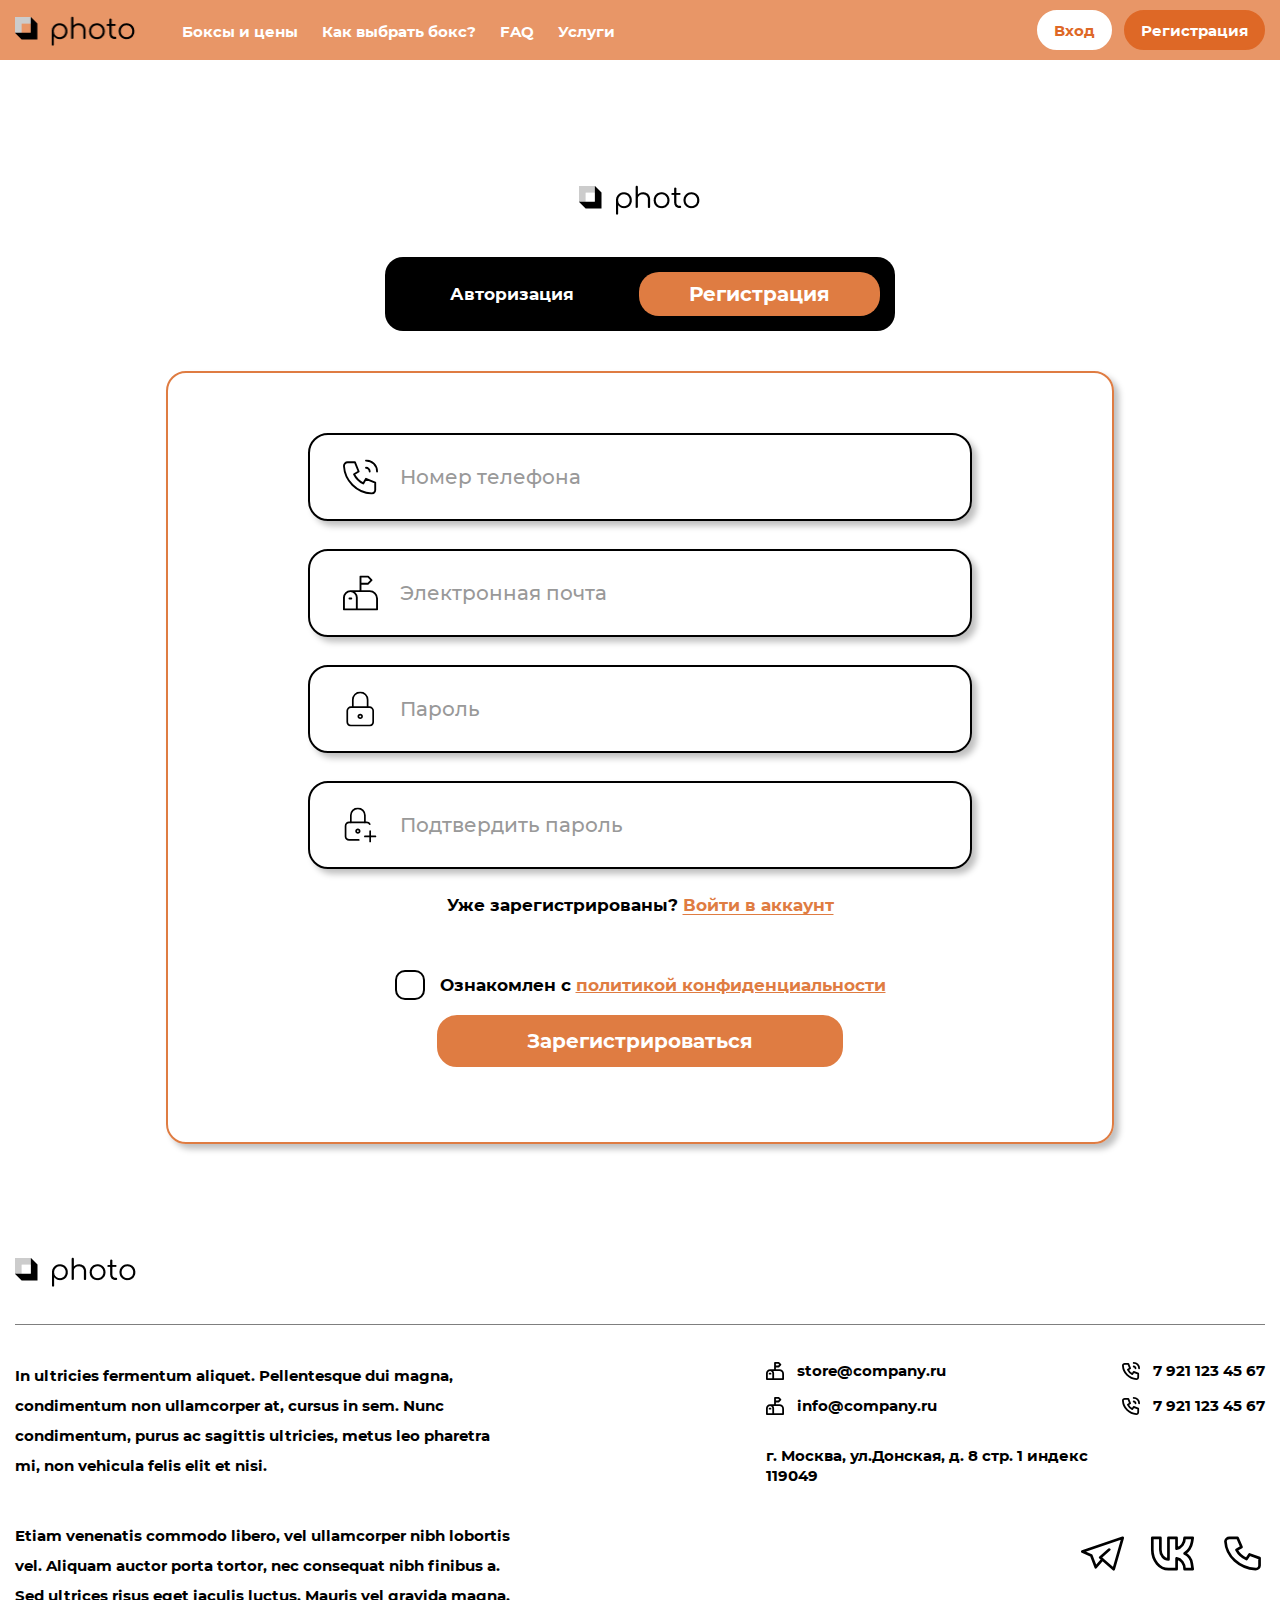
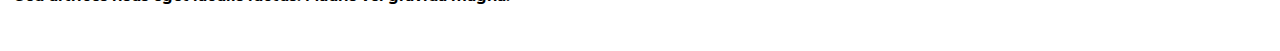
<file: registration.html>
<!DOCTYPE html>
<html lang="ru">
<head>
	<title>Регистрация</title>
	<meta charset="UTF-8">
	<meta name="format-detection" content="telephone=no">
	<meta name="viewport" content="width=device-width, initial-scale=1.0">
	<link rel="shortcut icon" href="img/favicon/Gulp.svg">
	<link rel="stylesheet" href="css/style.min.css?_v=20230904133647">
</head>

<body>
  <div class="ak-wrapper">
    <header class="header">
	<div class="header__container">
		<div class="ak-container">
			<div class="header__body">
				<div class="header__content">
					<a href="index.html" class="header__logo">
						<img src="img/logo.png" alt="logo" class="header__logo-img">
					</a>
					<nav class="header__navigate">
						<ul class="header__list">
							<li class="header__li"><a href="#" class="header__link">Боксы и цены</a></li>
							<li class="header__li"><a href="box.html" class="header__link">Как выбрать бокс?</a></li>
							<li class="header__li"><a href="faq.html" class="header__link">FAQ</a></li>
							<li class="header__li"><a href="services.html" class="header__link">Услуги</a></li>
						</ul>
					</nav>
				</div>
				<div class="header__wp-buttons" data-da=".header__navigate,479,1">
					<a href="authorization.html" class="header__link-auth header__nav-link ak-button"><span>Вход</span></a>
					<a href="registration.html"
						class="header__link-register header__nav-link ak-button"><span>Регистрация</span></a>
					<a href="account.html" class="header__link-account header__nav-link ak-button _none"><span>Личный
							кабинет</span></a>
					<button class="header__btn-logout header__nav-link ak-button _none">Выход</button>
				</div>
				<div class="ak-header-burger">
					<span></span>
					<span></span>
					<span></span>
				</div>
			</div>
		</div>
	</div>
</header>
    <main class="ak-page">
      <section class="ak-authorization ak-section">
        <div class="ak-authorization__container ak-container">
          <div class="ak-authorization__wrapper">
            <nav class="ak-authorization__navigate">
              <a href="index.html" class="ak-authorization__logo">
                <img src="img/logo.png" alt="logo">
              </a>
              <ul class="ak-authorization__list">
                <li class="ak-authorization__li">
                  <a href="authorization.html" class="ak-authorization__link ak-button"><span>Авторизация</span></a>
                </li>
                <li class="ak-authorization__li">
                  <a href="registration.html" class="ak-authorization__link ak-button _active"><span>Регистрация
                    </span></a>
                </li>
              </ul>
            </nav>
            <div class="ak-authorization__body">
              <div class="loader">
                <span class="loader__span"></span>
              </div>
              <form class="ak-form" id="form-register">
                <div class="ak-form__wp-input">
                  <svg xmlns="http://www.w3.org/2000/svg" viewBox="0 0 37 37">
                    <path d=" M24.3333 8.77778C25.3647 8.77778 26.3539 9.1875 27.0832 9.91681C27.8125 10.6461 28.2222
                    11.6353 28.2222 12.6667M24.3333 1C27.4275 1 30.395 2.22916 32.5829 4.41709C34.7708 6.60501 36
                    9.57247 36 12.6667M4.88889 2.94444H12.6667L16.5556 12.6667L11.6944 15.5833C13.7769 19.8058 17.1942
                    23.2231 21.4167 25.3056L24.3333 20.4444L34.0556 24.3333V32.1111C34.0556 33.1425 33.6458 34.1317
                    32.9165 34.861C32.1872 35.5903 31.1981 36 30.1667 36C22.5819 35.5391 15.4281 32.3182 10.0549
                    26.9451C4.68181 21.5719 1.46093 14.4181 1 6.83333C1 5.80194 1.40972 4.81278 2.13903 4.08347C2.86834
                    3.35417 3.85749 2.94444 4.88889 2.94444Z" stroke-width="2" stroke-linecap="round"
                      stroke-linejoin="round" />
                  </svg>
                  <input type="tel" name="username" placeholder="Номер телефона" class="ak-form__input" inputmode="tel">
                </div>
                <div class="ak-form__wp-input">
                  <svg xmlns="http://www.w3.org/2000/svg" viewBox="0 0 37 37">
                    <path
                      d="M14.6111 35.9991V23.3602C14.6111 21.5553 13.8941 19.8243 12.6178 18.548C11.3415 17.2717 9.6105 16.5547 7.80556 16.5547M7.80556 16.5547C6.00061 16.5547 4.26959 17.2717 2.9933 18.548C1.71701 19.8243 1 21.5553 1 23.3602V35.9991H36V24.3325C36 22.2697 35.1806 20.2914 33.7219 18.8327C32.2633 17.3741 30.285 16.5547 28.2222 16.5547H7.80556Z"
                      stroke="black" stroke-width="2" stroke-linecap="round" stroke-linejoin="round" />
                    <path d="M18.4987 16.5556V1H26.2765L30.1654 4.88889L26.2765 8.77778H18.4987M6.83203 24.3333H8.77648"
                      stroke-width="2" stroke-linecap="round" stroke-linejoin="round" />
                  </svg>
                  <input type="email" name="email" placeholder="Электронная почта" class="ak-form__input">
                </div>
                <div class="ak-form__wp-input">
                  <svg xmlns="http://www.w3.org/2000/svg" viewBox="0 0 33 41">
                    <path
                      d="M1 22.6654C1 21.5161 1.45655 20.4139 2.2692 19.6012C3.08186 18.7886 4.18406 18.332 5.33333 18.332H27C28.1493 18.332 29.2515 18.7886 30.0641 19.6012C30.8768 20.4139 31.3333 21.5161 31.3333 22.6654V35.6654C31.3333 36.8146 30.8768 37.9168 30.0641 38.7295C29.2515 39.5422 28.1493 39.9987 27 39.9987H5.33333C4.18406 39.9987 3.08186 39.5422 2.2692 38.7295C1.45655 37.9168 1 36.8146 1 35.6654V22.6654Z"
                      stroke-width="2" stroke-linecap="round" stroke-linejoin="round" />
                    <path
                      d="M7.5 18.3333V9.66667C7.5 7.36812 8.41309 5.16372 10.0384 3.53841C11.6637 1.91309 13.8681 1 16.1667 1C18.4652 1 20.6696 1.91309 22.2949 3.53841C23.9202 5.16372 24.8333 7.36812 24.8333 9.66667V18.3333M14 29.1667C14 29.7413 14.2283 30.2924 14.6346 30.6987C15.0409 31.1051 15.592 31.3333 16.1667 31.3333C16.7413 31.3333 17.2924 31.1051 17.6987 30.6987C18.1051 30.2924 18.3333 29.7413 18.3333 29.1667C18.3333 28.592 18.1051 28.0409 17.6987 27.6346C17.2924 27.2283 16.7413 27 16.1667 27C15.592 27 15.0409 27.2283 14.6346 27.6346C14.2283 28.0409 14 28.592 14 29.1667Z"
                      stroke-width="2" stroke-linecap="round" stroke-linejoin="round" />
                  </svg>
                  <input type="password" name="password" placeholder="Пароль" class="ak-form__input">
                </div>
                <div class="ak-form__wp-input">
                  <svg xmlns="http://www.w3.org/2000/svg" viewBox="0 0 37 41">
                    <path d=" M16.4412 37.9482H5.11765C4.02558 37.9482 2.97824 37.5157 2.20603 36.7458C1.43382 35.9759 1
                    34.9317 1 33.8429V21.5271C1 20.4384 1.43382 19.3942 2.20603 18.6243C2.97824 17.8544 4.02558 17.4219
                    5.11765 17.4219H25.7059C26.4339 17.4215 27.149 17.6135 27.7783 17.9784C28.4076 18.3433 28.9286
                    18.8681 29.2882 19.4991" stroke="black" stroke-width="2" stroke-linecap="round"
                      stroke-linejoin="round" />
                    <path
                      d="M7.17578 17.4211V9.21053C7.17578 7.03296 8.04343 4.94458 9.58784 3.40481C11.1323 1.86503 13.2269 1 15.4111 1C17.5952 1 19.6899 1.86503 21.2343 3.40481C22.7787 4.94458 23.6464 7.03296 23.6464 9.21053V17.4211M23.6464 33.8421H35.9993M29.8228 27.6842V40M13.3523 27.6842C13.3523 28.2286 13.5692 28.7507 13.9553 29.1356C14.3414 29.5206 14.865 29.7368 15.4111 29.7368C15.9571 29.7368 16.4808 29.5206 16.8669 29.1356C17.253 28.7507 17.4699 28.2286 17.4699 27.6842C17.4699 27.1398 17.253 26.6177 16.8669 26.2328C16.4808 25.8478 15.9571 25.6316 15.4111 25.6316C14.865 25.6316 14.3414 25.8478 13.9553 26.2328C13.5692 26.6177 13.3523 27.1398 13.3523 27.6842Z"
                      stroke-width="2" stroke-linecap="round" stroke-linejoin="round" />
                  </svg>
                  <input type="password" name="repassword" placeholder="Подтвердить пароль" class="ak-form__input">
                </div>
                <div class="ak-form__info">
                  <span>Уже зарегистрированы?</span>
                  <a href="authorization.html">Войти в аккаунт</a>
                </div>
                <div class="ak-form__wp-button">
                  <label class="ak-form__wp-checkbox">
                    <input type="checkbox" id="privacy-policy" name="privacy-policy">
                    <label class="ak-form__checkbox-label" for="privacy-policy"></label>
                    <span>Ознакомлен с <a href="">политикой конфиденциальности</a></span>
                  </label>
                  <button type="submit" class="ak-form__button ak-button">Зарегистрироваться</button>
                </div>
              </form>
            </div>
          </div>
        </div>
      </section>
    </main>
    <footer class="footer">
	<div class="footer__container ak-container">
		<a href="index.html" class="footer__wp-logo">
			<img src="img/logo.png" alt="logo" class="footer__logo">
		</a>
		<div class="footer__body">
			<div class="footer__wp-text">
				<p class="footer__text">In ultricies fermentum aliquet. Pellentesque dui magna, condimentum non
					ullamcorper at, cursus in sem. Nunc condimentum, purus ac sagittis
					ultricies, metus leo pharetra mi, non vehicula felis elit et nisi.</p>
				<p class="footer__text">Etiam venenatis commodo libero, vel ullamcorper nibh lobortis vel. Aliquam
					auctor porta tortor, nec consequat nibh finibus a. Sed ultrices risus eget
					iaculis luctus. Mauris vel gravida magna. </p>
			</div>
			<div class="footer__wp-contacts">
				<div class="footer__contacts">
					<div class="footer__contacts-block">
						<a href="mailto:store@company.ru" class="footer__mail">
							<svg xmlns="http://www.w3.org/2000/svg" viewBox="0 0 20 20">
								<path
									d="M8 19V12.5C8 11.5717 7.63125 10.6815 6.97487 10.0251C6.3185 9.36875 5.42826 9 4.5 9M4.5 9C3.57174 9 2.6815 9.36875 2.02513 10.0251C1.36875 10.6815 1 11.5717 1 12.5V19H19V13C19 11.9391 18.5786 10.9217 17.8284 10.1716C17.0783 9.42143 16.0609 9 15 9H4.5Z"
									stroke="black" stroke-width="2" stroke-linecap="round" stroke-linejoin="round" />
								<path d="M10 9V1H14L16 3L14 5H10M4 13H5" stroke="black" stroke-width="2" stroke-linecap="round"
									stroke-linejoin="round" />
							</svg>
							<span>store@company.ru</span>
						</a>
						<a href="mailto:store@company.ru" class="footer__mail">
							<svg xmlns="http://www.w3.org/2000/svg" viewBox="0 0 20 20">
								<path
									d="M8 19V12.5C8 11.5717 7.63125 10.6815 6.97487 10.0251C6.3185 9.36875 5.42826 9 4.5 9M4.5 9C3.57174 9 2.6815 9.36875 2.02513 10.0251C1.36875 10.6815 1 11.5717 1 12.5V19H19V13C19 11.9391 18.5786 10.9217 17.8284 10.1716C17.0783 9.42143 16.0609 9 15 9H4.5Z"
									stroke="black" stroke-width="2" stroke-linecap="round" stroke-linejoin="round" />
								<path d="M10 9V1H14L16 3L14 5H10M4 13H5" stroke="black" stroke-width="2" stroke-linecap="round"
									stroke-linejoin="round" />
							</svg>
							<span>info@company.ru</span>
						</a>
					</div>
					<div class="footer__contacts-block">
						<span class="footer__address">г. Москва, ул.Донская, д. 8 стр. 1 индекс
							119049</span>
					</div>
					<div class="footer__contacts-block">
						<a href="tel:+79211234567" class="footer__contacts-link">
							<svg xmlns="http://www.w3.org/2000/svg" width="20" height="20" viewBox="0 0 20 20" fill="none">
								<path
									d="M13 5C13.5304 5 14.0391 5.21071 14.4142 5.58579C14.7893 5.96086 15 6.46957 15 7M13 1C14.5913 1 16.1174 1.63214 17.2426 2.75736C18.3679 3.88258 19 5.4087 19 7M3 2H7L9 7L6.5 8.5C7.57096 10.6715 9.32847 12.429 11.5 13.5L13 11L18 13V17C18 17.5304 17.7893 18.0391 17.4142 18.4142C17.0391 18.7893 16.5304 19 16 19C12.0993 18.763 8.42015 17.1065 5.65683 14.3432C2.8935 11.5798 1.23705 7.90074 1 4C1 3.46957 1.21071 2.96086 1.58579 2.58579C1.96086 2.21071 2.46957 2 3 2Z"
									stroke="black" stroke-width="2" stroke-linecap="round" stroke-linejoin="round" />
							</svg>
							<span>7 921 123 45 67</span>
						</a>
						<a href="tel:+79211234567" class="footer__contacts-link">
							<svg xmlns=" http://www.w3.org/2000/svg" width="20" height="20" viewBox="0 0 20 20" fill="none">
								<path
									d="M13 5C13.5304 5 14.0391 5.21071 14.4142 5.58579C14.7893 5.96086 15 6.46957 15 7M13 1C14.5913 1 16.1174 1.63214 17.2426 2.75736C18.3679 3.88258 19 5.4087 19 7M3 2H7L9 7L6.5 8.5C7.57096 10.6715 9.32847 12.429 11.5 13.5L13 11L18 13V17C18 17.5304 17.7893 18.0391 17.4142 18.4142C17.0391 18.7893 16.5304 19 16 19C12.0993 18.763 8.42015 17.1065 5.65683 14.3432C2.8935 11.5798 1.23705 7.90074 1 4C1 3.46957 1.21071 2.96086 1.58579 2.58579C1.96086 2.21071 2.46957 2 3 2Z"
									stroke="black" stroke-width="2" stroke-linecap="round" stroke-linejoin="round" />
							</svg>
							<span>7 921 123 45 67</span>
						</a>
					</div>
				</div>
				<div class="footer__socialNetwork">
					<a href="" class="footer__socialNetwork-link">
						<svg xmlns="http://www.w3.org/2000/svg" viewBox="0 0 49 39">
							<path d="M32 15.125L22 23.875L37 37L47 2L2 17.3125L12 21.6875L17 34.8125L24.5 26.0625" stroke-width="3"
								stroke-linecap="round" stroke-linejoin="round" />
						</svg>
					</a>
					<a href="" class="footer__socialNetwork-link">
						<svg xmlns="http://www.w3.org/2000/svg" viewBox=" 0 0 49 39">
							<path
								d="M29 36.9785H20C15.2261 36.9785 10.6477 34.7106 7.27208 30.6739C3.89642 26.6371 2 21.1621 2 15.4533V2H11V15.4533C11 18.3077 11.9482 21.0452 13.636 23.0636C15.3239 25.082 17.6131 26.2159 20 26.2159V2H29V14.1079H29.0675C31.5335 13.74 33.8023 12.3075 35.4472 10.0798C37.0921 7.85212 37.9999 4.98263 38 2.01076H47L46.2305 6.61447C45.7696 9.36993 44.7886 11.9631 43.3622 14.1962C41.9358 16.4293 40.1018 18.2434 38 19.5C40.0438 20.3143 41.8669 21.7706 43.2785 23.7166C44.69 25.6627 45.6381 28.0267 46.0235 30.5613L47 36.9892H38C37.9999 34.0174 37.0921 31.1479 35.4472 28.9202C33.8023 26.6925 31.5335 25.26 29.0675 24.8921V37L29 36.9785Z"
								stroke-width="3" stroke-linecap="round" stroke-linejoin="round" />
						</svg>
					</a>
					<a href="" class="footer__socialNetwork-link">
						<svg xmlns="http://www.w3.org/2000/svg" viewBox="0 0 42 39">
							<path
								d="M6.47059 2H15.4118L19.8824 12.2941L14.2941 15.3824C16.688 19.8532 20.6166 23.4716 25.4706 25.6765L28.8235 20.5294L40 24.6471V32.8824C40 33.9744 39.529 35.0218 38.6906 35.794C37.8522 36.5662 36.7151 37 35.5294 37C26.8101 36.512 18.5862 33.1016 12.4094 27.4124C6.23254 21.7232 2.52988 14.1486 2 6.11765C2 5.02558 2.47101 3.97824 3.3094 3.20603C4.1478 2.43382 5.28491 2 6.47059 2Z"
								stroke-width="3" stroke-linecap="round" stroke-linejoin="round" />
						</svg>
					</a>
				</div>
			</div>
		</div>
	</div>
</footer>
  </div>
  <div class="successfully">
    <div class="successfully__content">
      <span>Успешная регистрация!</span>
    </div>
  </div>
  <span class="output-info"></span>
  <script src="js/app.min.js?_v=20230904133647"></script>
</body>

</html>
</file>
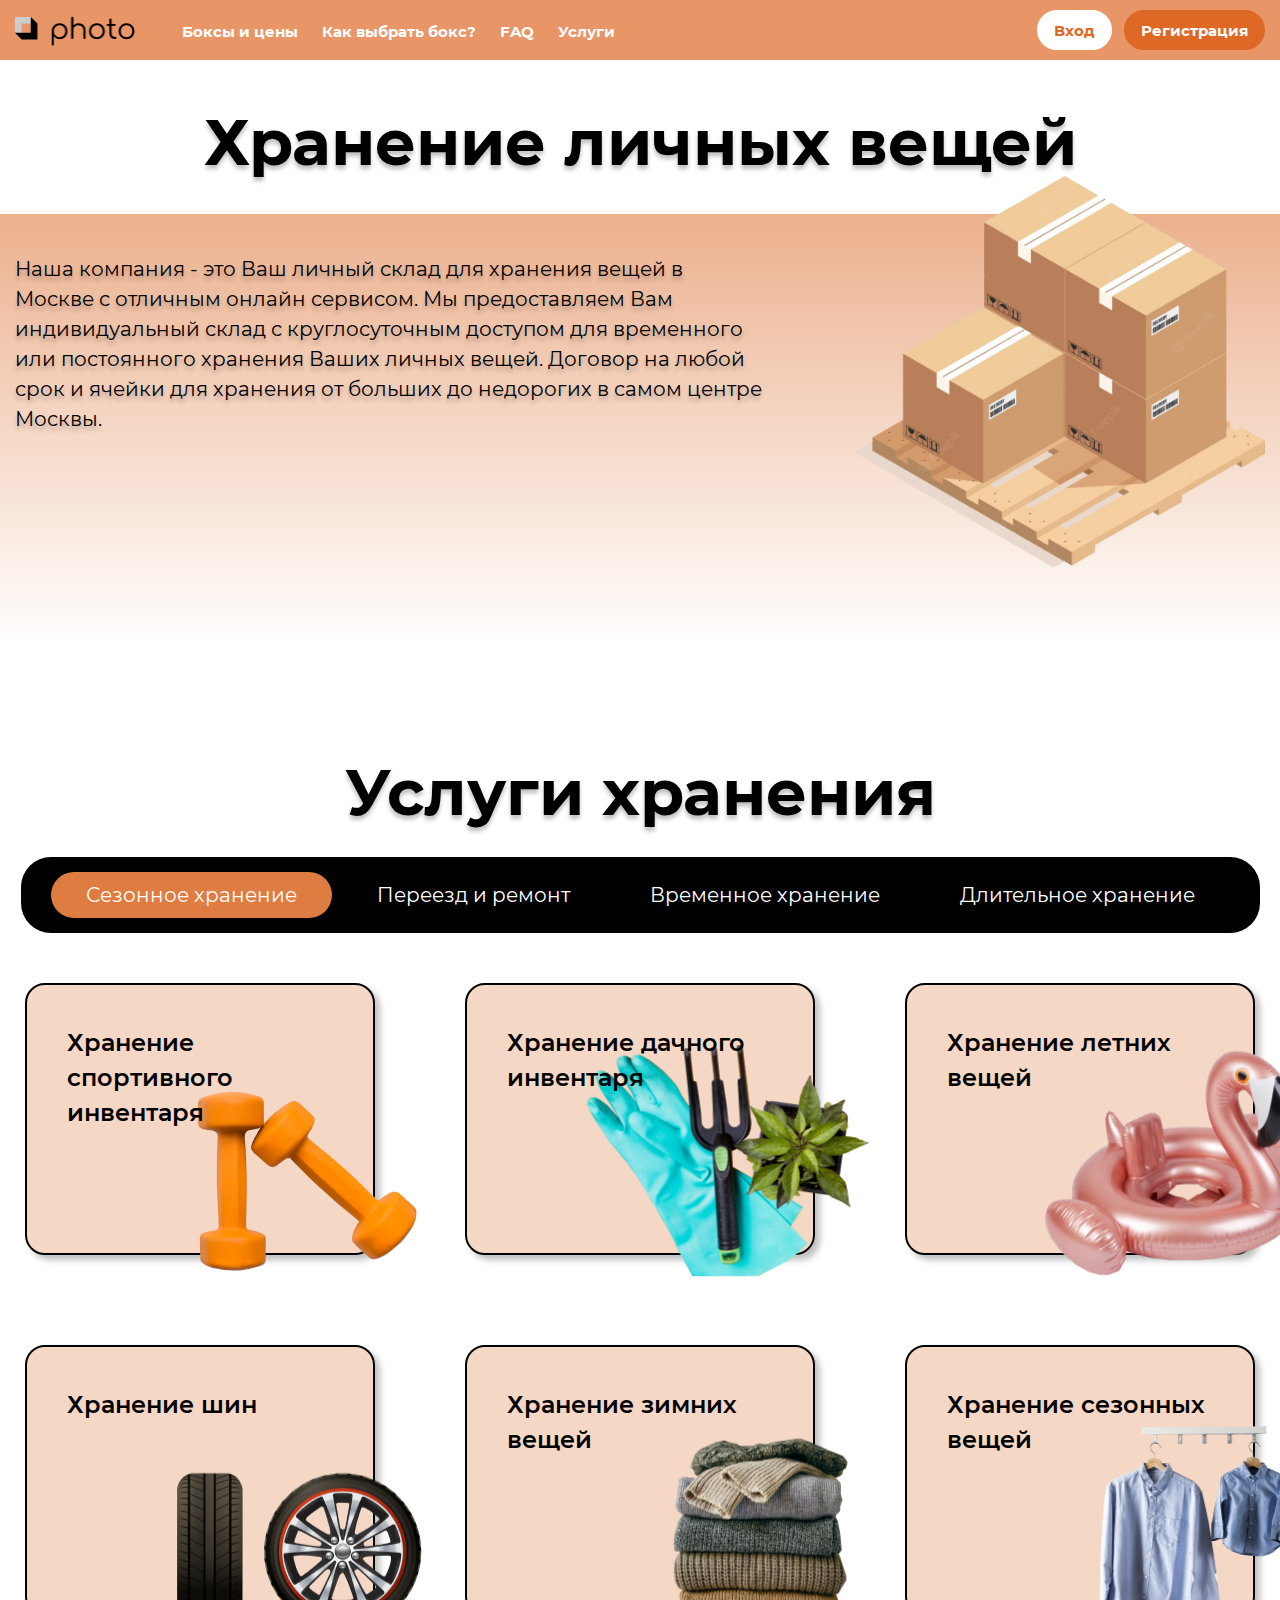
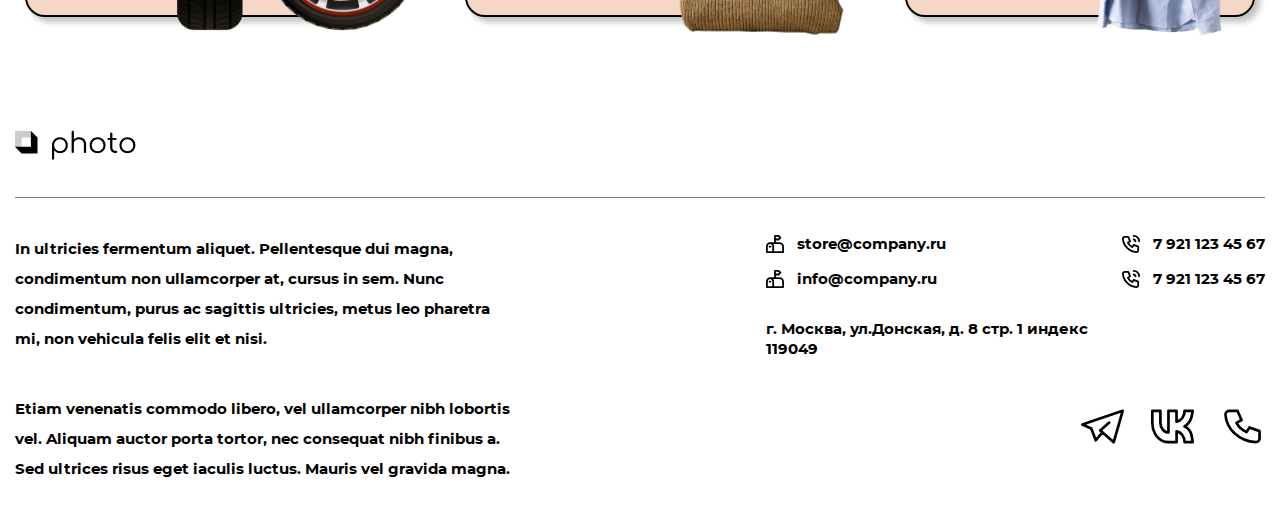
<file: services.html>
<!DOCTYPE html>
<html lang="ru">
<head>
	<title>Услуги хранения</title>
	<meta charset="UTF-8">
	<meta name="format-detection" content="telephone=no">
	<meta name="viewport" content="width=device-width, initial-scale=1.0">
	<link rel="shortcut icon" href="img/favicon/Gulp.svg">
	<link rel="stylesheet" href="css/style.min.css?_v=20230904133647">
</head>

<body>
  <div class="ak-wrapper">
    <header class="header">
	<div class="header__container">
		<div class="ak-container">
			<div class="header__body">
				<div class="header__content">
					<a href="index.html" class="header__logo">
						<img src="img/logo.png" alt="logo" class="header__logo-img">
					</a>
					<nav class="header__navigate">
						<ul class="header__list">
							<li class="header__li"><a href="#" class="header__link">Боксы и цены</a></li>
							<li class="header__li"><a href="box.html" class="header__link">Как выбрать бокс?</a></li>
							<li class="header__li"><a href="faq.html" class="header__link">FAQ</a></li>
							<li class="header__li"><a href="services.html" class="header__link">Услуги</a></li>
						</ul>
					</nav>
				</div>
				<div class="header__wp-buttons" data-da=".header__navigate,479,1">
					<a href="authorization.html" class="header__link-auth header__nav-link ak-button"><span>Вход</span></a>
					<a href="registration.html"
						class="header__link-register header__nav-link ak-button"><span>Регистрация</span></a>
					<a href="account.html" class="header__link-account header__nav-link ak-button _none"><span>Личный
							кабинет</span></a>
					<button class="header__btn-logout header__nav-link ak-button _none">Выход</button>
				</div>
				<div class="ak-header-burger">
					<span></span>
					<span></span>
					<span></span>
				</div>
			</div>
		</div>
	</div>
</header>
    <main class="ak-page">
      <div class="ak-servicesIntro">
        <div class="ak-servicesIntro__container ak-container">
          <h2 class="ak-servicesIntro__title ak-h2">Хранение личных вещей</h2>
        </div>
        <div class="ak-servicesIntro__body">
          <div class="ak-servicesIntro__container ak-container">
            <div class="ak-servicesIntro__content">
              <div class="ak-servicesIntro__wp-text">
                <p class="ak-servicesIntro__text ak-p">
                  Наша компания - это Ваш личный склад для хранения вещей в Москве с отличным
                  онлайн сервисом. Мы предоставляем Вам индивидуальный склад
                  с круглосуточным доступом для временного или постоянного хранения Ваших
                  личных вещей. Договор на любой срок и ячейки для хранения от больших до
                  недорогих в самом центре Москвы.
                </p>
                <svg xmlns="http://www.w3.org/2000/svg" viewBox="0 0 32 18">
                  <path d="M2 2L16 16L30 2" stroke-width="3" stroke-linecap="round" stroke-linejoin="round" />
                </svg>
              </div>
              <img src="img/box.png" alt="box" class="ak-servicesIntro__img">
            </div>
          </div>
        </div>
      </div>

      <section class="ak-services ak-section">
        <div class="ak-services__container ak-container">
          <div class="ak-services__body" data-tabs-init="services-tabs">
            <h1 class="ak-services__title ak-h1">Услуги хранения</h1>
            <ul class="ak-services__tabs-list ak-tabs-list">
              <li class="ak-services__tab ak-tabs-btn _my-tabs-btn">Сезонное хранение</li>
              <li class="ak-services__tab ak-tabs-btn _my-tabs-btn">Переезд и ремонт</li>
              <li class="ak-services__tab ak-tabs-btn _my-tabs-btn">Временное хранение</li>
              <li class="ak-services__tab ak-tabs-btn _my-tabs-btn">Длительное хранение</li>
            </ul>
            <div class="ak-services__tabs-content _my-tabs-content">
              <div class="ak-services__item">
                <span>Хранение
                  спортивного инвентаря</span>
                <img src="img/services-1.png" alt="Картинка">
              </div>
              <div class="ak-services__item">
                <span>Хранение
                  дачного инвентаря</span>
                <img src="img/services-2.png" alt="Картинка">
              </div>
              <div class="ak-services__item">
                <span>Хранение
                  летних вещей</span>
                <img src="img/services-3.png" alt="Картинка">
              </div>
              <div class="ak-services__item">
                <span>Хранение шин</span>
                <img src="img/services-4.png" alt="Картинка">
              </div>
              <div class="ak-services__item">
                <span>Хранение
                  зимних вещей</span>
                <img src="img/services-5.png" alt="Картинка">
              </div>
              <div class="ak-services__item">
                <span>Хранение
                  сезонных вещей</span>
                <img src="img/services-6.png" alt="Картинка">
              </div>
            </div>
            <div class="ak-services__tabs-content _my-tabs-content">
              <div class="ak-services__item">
                <span>Хранение мебели</span>
                <img src="img/services-7.png" alt="Картинка">
              </div>
              <div class="ak-services__item">
                <span>Хранение бытовых приборов</span>
                <img src="img/services-8.png" alt="Картинка">
              </div>
              <div class="ak-services__item">
                <span>Хранение техники</span>
                <img src="img/services-9.png" alt="Картинка">
              </div>
              <div class="ak-services__item">
                <span>Хранение строительных материалов</span>
                <img src="img/services-10.png" alt="Картинка">
              </div>
            </div>
            <div class="ak-services__tabs-content _my-tabs-content">
              <div class="ak-services__item">
                <span>Хранение личных вещей</span>
                <img src="img/services-11.png" alt="Картинка">
              </div>
              <div class="ak-services__item">
                <span>Хранение бытовых приборов</span>
                <img src="img/services-8.png" alt="Картинка">
              </div>
              <div class="ak-services__item">
                <span>Хранение сезонных вещей</span>
                <img src="img/services-6.png" alt="Картинка">
              </div>
              <div class="ak-services__item">
                <span>Хранение строительных материалов</span>
                <img src="img/services-10.png" alt="Картинка">
              </div>
              <div class="ak-services__item">
                <span>Хранение спортивного инвентаря</span>
                <img src="img/services-1.png" alt="Картинка">
              </div>
            </div>
            <div class="ak-services__tabs-content _my-tabs-content">
              <div class="ak-services__item">
                <span>Хранение старых детских игрушек</span>
                <img src="img/services-12.png" alt="Картинка">
              </div>
              <div class="ak-services__item">
                <span>Хранение коллекций кассет</span>
                <img src="img/services-13.png" alt="Картинка">
              </div>
              <div class="ak-services__item">
                <span>Хранение старой мебели</span>
                <img src="img/services-14.png" alt="Картинка">
              </div>
              <div class="ak-services__item">
                <span>Хранение фотоальбомов</span>
                <img src="img/services-15.png" alt="Картинка">
              </div>
              <div class="ak-services__item">
                <span>Хранение старых вещей</span>
                <img src="img/services-16.png" alt="Картинка">
              </div>
            </div>
          </div>
        </div>
      </section>
    </main>
    <footer class="footer">
	<div class="footer__container ak-container">
		<a href="index.html" class="footer__wp-logo">
			<img src="img/logo.png" alt="logo" class="footer__logo">
		</a>
		<div class="footer__body">
			<div class="footer__wp-text">
				<p class="footer__text">In ultricies fermentum aliquet. Pellentesque dui magna, condimentum non
					ullamcorper at, cursus in sem. Nunc condimentum, purus ac sagittis
					ultricies, metus leo pharetra mi, non vehicula felis elit et nisi.</p>
				<p class="footer__text">Etiam venenatis commodo libero, vel ullamcorper nibh lobortis vel. Aliquam
					auctor porta tortor, nec consequat nibh finibus a. Sed ultrices risus eget
					iaculis luctus. Mauris vel gravida magna. </p>
			</div>
			<div class="footer__wp-contacts">
				<div class="footer__contacts">
					<div class="footer__contacts-block">
						<a href="mailto:store@company.ru" class="footer__mail">
							<svg xmlns="http://www.w3.org/2000/svg" viewBox="0 0 20 20">
								<path
									d="M8 19V12.5C8 11.5717 7.63125 10.6815 6.97487 10.0251C6.3185 9.36875 5.42826 9 4.5 9M4.5 9C3.57174 9 2.6815 9.36875 2.02513 10.0251C1.36875 10.6815 1 11.5717 1 12.5V19H19V13C19 11.9391 18.5786 10.9217 17.8284 10.1716C17.0783 9.42143 16.0609 9 15 9H4.5Z"
									stroke="black" stroke-width="2" stroke-linecap="round" stroke-linejoin="round" />
								<path d="M10 9V1H14L16 3L14 5H10M4 13H5" stroke="black" stroke-width="2" stroke-linecap="round"
									stroke-linejoin="round" />
							</svg>
							<span>store@company.ru</span>
						</a>
						<a href="mailto:store@company.ru" class="footer__mail">
							<svg xmlns="http://www.w3.org/2000/svg" viewBox="0 0 20 20">
								<path
									d="M8 19V12.5C8 11.5717 7.63125 10.6815 6.97487 10.0251C6.3185 9.36875 5.42826 9 4.5 9M4.5 9C3.57174 9 2.6815 9.36875 2.02513 10.0251C1.36875 10.6815 1 11.5717 1 12.5V19H19V13C19 11.9391 18.5786 10.9217 17.8284 10.1716C17.0783 9.42143 16.0609 9 15 9H4.5Z"
									stroke="black" stroke-width="2" stroke-linecap="round" stroke-linejoin="round" />
								<path d="M10 9V1H14L16 3L14 5H10M4 13H5" stroke="black" stroke-width="2" stroke-linecap="round"
									stroke-linejoin="round" />
							</svg>
							<span>info@company.ru</span>
						</a>
					</div>
					<div class="footer__contacts-block">
						<span class="footer__address">г. Москва, ул.Донская, д. 8 стр. 1 индекс
							119049</span>
					</div>
					<div class="footer__contacts-block">
						<a href="tel:+79211234567" class="footer__contacts-link">
							<svg xmlns="http://www.w3.org/2000/svg" width="20" height="20" viewBox="0 0 20 20" fill="none">
								<path
									d="M13 5C13.5304 5 14.0391 5.21071 14.4142 5.58579C14.7893 5.96086 15 6.46957 15 7M13 1C14.5913 1 16.1174 1.63214 17.2426 2.75736C18.3679 3.88258 19 5.4087 19 7M3 2H7L9 7L6.5 8.5C7.57096 10.6715 9.32847 12.429 11.5 13.5L13 11L18 13V17C18 17.5304 17.7893 18.0391 17.4142 18.4142C17.0391 18.7893 16.5304 19 16 19C12.0993 18.763 8.42015 17.1065 5.65683 14.3432C2.8935 11.5798 1.23705 7.90074 1 4C1 3.46957 1.21071 2.96086 1.58579 2.58579C1.96086 2.21071 2.46957 2 3 2Z"
									stroke="black" stroke-width="2" stroke-linecap="round" stroke-linejoin="round" />
							</svg>
							<span>7 921 123 45 67</span>
						</a>
						<a href="tel:+79211234567" class="footer__contacts-link">
							<svg xmlns=" http://www.w3.org/2000/svg" width="20" height="20" viewBox="0 0 20 20" fill="none">
								<path
									d="M13 5C13.5304 5 14.0391 5.21071 14.4142 5.58579C14.7893 5.96086 15 6.46957 15 7M13 1C14.5913 1 16.1174 1.63214 17.2426 2.75736C18.3679 3.88258 19 5.4087 19 7M3 2H7L9 7L6.5 8.5C7.57096 10.6715 9.32847 12.429 11.5 13.5L13 11L18 13V17C18 17.5304 17.7893 18.0391 17.4142 18.4142C17.0391 18.7893 16.5304 19 16 19C12.0993 18.763 8.42015 17.1065 5.65683 14.3432C2.8935 11.5798 1.23705 7.90074 1 4C1 3.46957 1.21071 2.96086 1.58579 2.58579C1.96086 2.21071 2.46957 2 3 2Z"
									stroke="black" stroke-width="2" stroke-linecap="round" stroke-linejoin="round" />
							</svg>
							<span>7 921 123 45 67</span>
						</a>
					</div>
				</div>
				<div class="footer__socialNetwork">
					<a href="" class="footer__socialNetwork-link">
						<svg xmlns="http://www.w3.org/2000/svg" viewBox="0 0 49 39">
							<path d="M32 15.125L22 23.875L37 37L47 2L2 17.3125L12 21.6875L17 34.8125L24.5 26.0625" stroke-width="3"
								stroke-linecap="round" stroke-linejoin="round" />
						</svg>
					</a>
					<a href="" class="footer__socialNetwork-link">
						<svg xmlns="http://www.w3.org/2000/svg" viewBox=" 0 0 49 39">
							<path
								d="M29 36.9785H20C15.2261 36.9785 10.6477 34.7106 7.27208 30.6739C3.89642 26.6371 2 21.1621 2 15.4533V2H11V15.4533C11 18.3077 11.9482 21.0452 13.636 23.0636C15.3239 25.082 17.6131 26.2159 20 26.2159V2H29V14.1079H29.0675C31.5335 13.74 33.8023 12.3075 35.4472 10.0798C37.0921 7.85212 37.9999 4.98263 38 2.01076H47L46.2305 6.61447C45.7696 9.36993 44.7886 11.9631 43.3622 14.1962C41.9358 16.4293 40.1018 18.2434 38 19.5C40.0438 20.3143 41.8669 21.7706 43.2785 23.7166C44.69 25.6627 45.6381 28.0267 46.0235 30.5613L47 36.9892H38C37.9999 34.0174 37.0921 31.1479 35.4472 28.9202C33.8023 26.6925 31.5335 25.26 29.0675 24.8921V37L29 36.9785Z"
								stroke-width="3" stroke-linecap="round" stroke-linejoin="round" />
						</svg>
					</a>
					<a href="" class="footer__socialNetwork-link">
						<svg xmlns="http://www.w3.org/2000/svg" viewBox="0 0 42 39">
							<path
								d="M6.47059 2H15.4118L19.8824 12.2941L14.2941 15.3824C16.688 19.8532 20.6166 23.4716 25.4706 25.6765L28.8235 20.5294L40 24.6471V32.8824C40 33.9744 39.529 35.0218 38.6906 35.794C37.8522 36.5662 36.7151 37 35.5294 37C26.8101 36.512 18.5862 33.1016 12.4094 27.4124C6.23254 21.7232 2.52988 14.1486 2 6.11765C2 5.02558 2.47101 3.97824 3.3094 3.20603C4.1478 2.43382 5.28491 2 6.47059 2Z"
								stroke-width="3" stroke-linecap="round" stroke-linejoin="round" />
						</svg>
					</a>
				</div>
			</div>
		</div>
	</div>
</footer>
  </div>
  <div class="modal modal-box-confirm">
	<div class="modal_content">
		<div class="modal_body">
			<div class="modal-confirm">
				<span class="modal-confirm__span">Вы уверены, что хотите открыть?</span>
				<div class="modal-confirm__wp-button">
					<button class="modal-confirm__button ak-button yes">Да</button>
					<button class="modal-confirm__button ak-button no">Нет</button>
				</div>
			</div>
		</div>
	</div>
</div>

<div class="modal modal-box-confirm modal-storage-seasonal-items">
	<div class="modal_content">
		<div class="modal_body">
			<div class="ak-modalStorage">
				<h3 class="ak-modalStorage__title">Хранение сезонных вещей
					<div class="modal_close">
						<span></span>
						<span></span>
					</div>
				</h3>
				<div class="ak-modalStorage__content">
					<p class="ak-modalStorage__text">Склады сезонного хранения предоставляют собой боксы различного объема,
						которые вы можете взять в аренду на любой срок от 1 месяца. Это помещение станет вашей личной, хоть и
						временной, кладовкой. Доступ на склад осуществляется круглосуточно без предварительного звонка, а значит, вы
						можете добавить или забрать любую вещь, когда вам нужно.</p>
					<p class="ak-modalStorage__text">К сезонным вещам относится, в первую очередь, одежда, дачное оборудование,
						велосипеды, сноуборды и другой спортивный инвентарь. Все эти предметы нужны нам максимум три месяца в году,
						а остальное время просто пылятся на антресолях. Также условия на наших складах отлично проходят для
						сезонного хранения шин.</p>
				</div>
				<h4 class="ak-modalStorage__title-list">Наши преимущества</h4>
				<ul class="ak-modalStorage__list">
					<li class="ak-modalStorage__item">
						<img src="img/icons/marker.png" alt="icon">
						<span>удобное расположение складов</span>
					</li>
					<li class="ak-modalStorage__item">
						<img src="img/icons/time.png" alt="icon">
						<span>доступ к складу 24/7</span>
					</li>
					<li class="ak-modalStorage__item">
						<img src="img/icons/key.png" alt="icon">
						<span>индивидуальный ключ</span>
					</li>
					<li class="ak-modalStorage__item">
						<img src="img/icons/delivery.png" alt="icon">
						<span>доставка</span>
					</li>
					<li class="ak-modalStorage__item">
						<img src="img/icons/cart.png" alt="icon">
						<span>бесплатные тележки для погрузки</span>
					</li>
					<li class="ak-modalStorage__item">
						<img src="img/icons/parking.png" alt="icon">
						<span>бесплатная парковка</span>
					</li>
					<li class="ak-modalStorage__item">
						<img src="img/icons/online.png" alt="icon">
						<span>онлайн оформление</span>
					</li>
					<li class="ak-modalStorage__item">
						<img src="img/icons/legal.png" alt="icon">
						<span>работаем с юридическими и физическими лицами</span>
					</li>
					<li class="ak-modalStorage__item">
						<img src="img/icons/security.png" alt="icon">
						<span>охрана, сигнализация и видеонаблюдение</span>
					</li>
					<li class="ak-modalStorage__item">
						<img src="img/icons/pay.png" alt="icon">
						<span>все варианты оплаты</span>
					</li>
					<li class="ak-modalStorage__item">
						<img src="img/icons/discountpng.png" alt="icon">
						<span>акции и скидки</span>
					</li>
					<li class="ak-modalStorage__item">
						<img src="img/icons/warm.png" alt="icon">
						<span>всегда тепло и сухо</span>
					</li>
				</ul>
			</div>
		</div>
	</div>
</div>
  <script src="js/app.min.js?_v=20230904133647"></script>
</body>

</html>
</file>
<file: css/style.min.css>
@charset "UTF-8";@font-face{font-family:Montserrat;font-display:swap;src:url(../fonts/Montserrat-Black.woff2) format("woff2"),url(../fonts/Montserrat-Black.woff) format("woff");font-weight:900;font-style:normal}@font-face{font-family:Montserrat;font-display:swap;src:url(../fonts/Montserrat-Bold.woff2) format("woff2"),url(../fonts/Montserrat-Bold.woff) format("woff");font-weight:700;font-style:normal}@font-face{font-family:Montserrat;font-display:swap;src:url(../fonts/Montserrat-ExtraBold.woff2) format("woff2"),url(../fonts/Montserrat-ExtraBold.woff) format("woff");font-weight:800;font-style:normal}@font-face{font-family:Montserrat;font-display:swap;src:url(../fonts/Montserrat-ExtraLight.woff2) format("woff2"),url(../fonts/Montserrat-ExtraLight.woff) format("woff");font-weight:200;font-style:normal}@font-face{font-family:Montserrat;font-display:swap;src:url(../fonts/Montserrat-Light.woff2) format("woff2"),url(../fonts/Montserrat-Light.woff) format("woff");font-weight:300;font-style:normal}@font-face{font-family:Montserrat;font-display:swap;src:url(../fonts/Montserrat-Medium.woff2) format("woff2"),url(../fonts/Montserrat-Medium.woff) format("woff");font-weight:500;font-style:normal}@font-face{font-family:Montserrat;font-display:swap;src:url(../fonts/Montserrat-SemiBold.woff2) format("woff2"),url(../fonts/Montserrat-SemiBold.woff) format("woff");font-weight:600;font-style:normal}@font-face{font-family:Montserrat;font-display:swap;src:url(../fonts/Montserrat-Thin.woff2) format("woff2"),url(../fonts/Montserrat-Thin.woff) format("woff");font-weight:100;font-style:normal}@font-face{font-family:Montserrat;font-display:swap;src:url(../fonts/Montserrat-Regular.woff2) format("woff2"),url(../fonts/Montserrat-Regular.woff) format("woff");font-weight:400;font-style:normal}@font-face{font-family:icomoon;src:url(../fonts/iconsfont/icomoon.eot);src:url(../fonts/iconsfont/icomoon.eot) format("embedded-opentype"),url(../fonts/iconsfont/icomoon.ttf) format("truetype"),url(../fonts/iconsfont/icomoon.woff) format("woff"),url(../fonts/iconsfont/icomoon.svg) format("svg");font-weight:400;font-style:normal;font-display:block}[class*=" icon-"],[class^=icon-]{font-family:icomoon!important;speak:never;font-style:normal;font-weight:400;font-variant:normal;text-transform:none;line-height:1;-webkit-font-smoothing:antialiased;-moz-osx-font-smoothing:grayscale}.icon-phone:before{content:"\e900"}.icon-tel:before{content:"\e901"}.icon-telegram:before{content:"\e902"}.icon-vk:before{content:"\e903"}*{padding:0;margin:0;border:0}*,:after,:before{-webkit-box-sizing:border-box;box-sizing:border-box}:active,:focus{outline:0}a:active,a:focus{outline:0}aside,footer,header,nav,section{display:block}body,html{height:100%;min-width:320px}body{line-height:1;font-family:Montserrat,sans-serif;-ms-text-size-adjust:100%;-moz-text-size-adjust:100%;-webkit-text-size-adjust:100%}button,input,textarea{font-family:Montserrat,sans-serif}input::-ms-clear{display:none}button{cursor:pointer;background-color:transparent}button::-moz-focus-inner{padding:0;border:0}a,a:visited{text-decoration:none}a:hover{text-decoration:none}ul li{list-style:none}img{vertical-align:top;pointer-events:none}h1,h2,h3,h4,h5,h6{font-weight:inherit;font-size:inherit}*{-webkit-box-sizing:border-box;box-sizing:border-box}::-webkit-scrollbar{width:8px}::-webkit-scrollbar-track{background-color:#fbf8ec}::-webkit-scrollbar-thumb{background-color:#de6826;border-radius:10px}html._lock{overflow:hidden;position:relative;height:100%}body{color:#000;font-size:20px;font-weight:400}body._lock{overflow:hidden;position:relative;height:100%}.ak-wrapper{width:100%;min-height:100%;overflow:hidden;display:-webkit-box;display:-ms-flexbox;display:flex;-webkit-box-orient:vertical;-webkit-box-direction:normal;-ms-flex-direction:column;flex-direction:column}.ak-container{max-width:1440px;margin:0 auto;padding:0 15px}.ak-page{-webkit-box-flex:1;-ms-flex:1 1 auto;flex:1 1 auto}.ak-section{padding:80px 0}.ak-h1{text-shadow:0 4px 4px rgba(0,0,0,.25);font-size:64px;font-weight:700;line-height:30px}.ak-h2{color:#000;text-shadow:0 4px 4px rgba(0,0,0,.25);font-size:48px;font-weight:700}.ak-button{border-radius:20px;background:#de6826;color:#fff;padding:0 10px;font-weight:700;font-size:15px}.ak-p{color:#000;text-shadow:0 4px 4px rgba(0,0,0,.25);font-size:20px;font-weight:400;line-height:30px}.ak-tabs-list{display:-webkit-box;display:-ms-flexbox;display:flex;-webkit-box-align:center;-ms-flex-align:center;align-items:center;-ms-flex-wrap:wrap;flex-wrap:wrap;gap:10px;padding:15px 30px;border-radius:30px;background-color:#000}.ak-tabs-btn{border-radius:30px;color:#fff;padding:12px 34px;border:1px solid transparent;background-color:transparent;cursor:pointer;-webkit-transition:.2s;-o-transition:.2s;transition:.2s}.ak-tabs-btn._tab-btn-active{background-color:#df7c42}.ak-tabs-btn:hover{border:1px solid #df7c42}._none{display:none}.output-info{position:fixed;top:0;left:50%;-webkit-transform:translate(-50%,-100%);-ms-transform:translate(-50%,-100%);transform:translate(-50%,-100%);opacity:0;visibility:hidden;-webkit-transition:.2s;-o-transition:.2s;transition:.2s;font-weight:600;font-size:20px;padding:8px 12px;border-radius:4px;color:#fff;text-align:center;z-index:12}.output-info._active{top:10px;opacity:1;visibility:visible;-webkit-transform:translate(-50%,0);-ms-transform:translate(-50%,0);transform:translate(-50%,0)}.output-info._error{background-color:#cf1d1d}.output-info._success{background-color:#2ec720}.loader{position:absolute;width:100%;height:100%;z-index:10;left:0;top:0;display:-webkit-box;display:-ms-flexbox;display:flex;-webkit-box-align:center;-ms-flex-align:center;align-items:center;-webkit-box-pack:center;-ms-flex-pack:center;justify-content:center;background-color:rgba(0,0,0,.7);opacity:0;visibility:hidden;-webkit-transition:.2s;-o-transition:.2s;transition:.2s}.loader__span{width:78px;height:78px;border:4px dotted #fff;border-style:solid solid dotted dotted;border-radius:50%;display:inline-block;position:relative;-webkit-box-sizing:border-box;box-sizing:border-box;-webkit-animation:rotation 2s linear infinite;animation:rotation 2s linear infinite}.loader__span::after{content:"";-webkit-box-sizing:border-box;box-sizing:border-box;position:absolute;left:0;right:0;top:0;bottom:0;margin:auto;border:3px dotted #ff3d00;border-style:solid solid dotted;width:50%;height:50%;border-radius:50%;-webkit-animation:rotationBack 1s linear infinite;animation:rotationBack 1s linear infinite;-webkit-transform-origin:center center;-ms-transform-origin:center center;transform-origin:center center}.loader._load{opacity:1;visibility:visible}@-webkit-keyframes rotation{0%{-webkit-transform:rotate(0);transform:rotate(0)}100%{-webkit-transform:rotate(360deg);transform:rotate(360deg)}}@keyframes rotation{0%{-webkit-transform:rotate(0);transform:rotate(0)}100%{-webkit-transform:rotate(360deg);transform:rotate(360deg)}}@-webkit-keyframes rotationBack{0%{-webkit-transform:rotate(0);transform:rotate(0)}100%{-webkit-transform:rotate(-360deg);transform:rotate(-360deg)}}@keyframes rotationBack{0%{-webkit-transform:rotate(0);transform:rotate(0)}100%{-webkit-transform:rotate(-360deg);transform:rotate(-360deg)}}.header__container{width:100%;-webkit-transition:.3s;-o-transition:.3s;transition:.3s;background-color:#e89667}.header__container._fixed{position:fixed;left:0;top:0;z-index:11}.header__body{height:60px;padding:5px 0;display:-webkit-box;display:-ms-flexbox;display:flex;-webkit-box-align:center;-ms-flex-align:center;align-items:center;-webkit-box-pack:justify;-ms-flex-pack:justify;justify-content:space-between}.header__content{display:-webkit-box;display:-ms-flexbox;display:flex;-webkit-box-align:center;-ms-flex-align:center;align-items:center;-webkit-column-gap:45px;-moz-column-gap:45px;column-gap:45px}.header__logo{display:-webkit-box;display:-ms-flexbox;display:flex;-webkit-box-align:center;-ms-flex-align:center;align-items:center;-webkit-box-pack:center;-ms-flex-pack:center;justify-content:center;width:122px}.header__logo-img{max-width:100%;max-height:100%;-o-object-fit:cover;object-fit:cover}.header__list{display:-webkit-box;display:-ms-flexbox;display:flex;-webkit-box-align:center;-ms-flex-align:center;align-items:center;gap:24px}.header__link{color:#fff;font-size:15px;font-weight:700;position:relative}.header__link::after{content:"";position:absolute;top:100%;left:50%;-webkit-transform:translateX(-50%);-ms-transform:translateX(-50%);transform:translateX(-50%);width:0;height:2px;background-color:#fff;-webkit-transition:.2s;-o-transition:.2s;transition:.2s}.header__link:hover::after{width:100%}.header__wp-buttons{display:-webkit-box;display:-ms-flexbox;display:flex;-webkit-box-align:center;-ms-flex-align:center;align-items:center;-webkit-column-gap:12px;-moz-column-gap:12px;column-gap:12px}.header__wp-buttons a{display:-webkit-box;display:-ms-flexbox;display:flex;text-align:center;-webkit-box-align:center;-ms-flex-align:center;align-items:center;-webkit-box-pack:center;-ms-flex-pack:center;justify-content:center}.header__nav-link{height:40px;-webkit-transition:.2s;-o-transition:.2s;transition:.2s;padding:0 15px}.header__nav-link._none{display:none}.header__link-auth{background-color:#fff;color:#de6826;border:2px solid #fff}.header__link-auth:hover{border:2px solid #de6826}.header__link-register{border:2px solid #de6826}.header__link-register:hover{border:2px solid #fff}.header__link-account{background-color:#fff;color:#de6826;border:2px solid #fff}.header__link-account:hover{border:2px solid #de6826}.header__btn-logout{border:2px solid #de6826}.header__btn-logout:hover{border:2px solid #fff}.ak-header-burger{display:none;position:relative;width:50px;height:50px;cursor:pointer;border-radius:50%;z-index:5;background-color:#fff}.ak-header-burger span{position:absolute;-webkit-transition:all .2s ease 0s;-o-transition:all .2s ease 0s;transition:all .2s ease 0s;width:28px;height:3px;background:#de6826;left:11px}.ak-header-burger span:nth-child(1){top:17px}.ak-header-burger span:nth-child(2){top:23.5px}.ak-header-burger span:nth-child(3){bottom:16.5px}.ak-header-burger._active span{-webkit-transform:scale(0);-ms-transform:scale(0);transform:scale(0)}.ak-header-burger._active span:first-child{top:50%;-webkit-transform:translateY(-50%) rotate(-45deg);-ms-transform:translateY(-50%) rotate(-45deg);transform:translateY(-50%) rotate(-45deg)}.ak-header-burger._active span:last-child{bottom:50%;-webkit-transform:translateY(50%) rotate(45deg);-ms-transform:translateY(50%) rotate(45deg);transform:translateY(50%) rotate(45deg)}.footer{padding:15px 0 40px 0}.footer__wp-logo{width:227px;height:63px;display:-webkit-box;display:-ms-flexbox;display:flex;-webkit-box-align:center;-ms-flex-align:center;align-items:center}.footer__logo{max-width:100%;max-height:100%;-o-object-fit:cover;object-fit:cover}.footer__body{padding-top:36px;margin-top:22px;border-top:1px solid rgba(0,0,0,.5);width:100%;display:-webkit-box;display:-ms-flexbox;display:flex;-webkit-box-align:start;-ms-flex-align:start;align-items:flex-start;-webkit-box-pack:justify;-ms-flex-pack:justify;justify-content:space-between;gap:30px}.footer__wp-text{max-width:40%;display:-webkit-box;display:-ms-flexbox;display:flex;-webkit-box-orient:vertical;-webkit-box-direction:normal;-ms-flex-direction:column;flex-direction:column;-webkit-box-align:start;-ms-flex-align:start;align-items:flex-start;row-gap:40px}.footer__text{font-size:15px;font-weight:700;line-height:30px}.footer__wp-contacts{display:-webkit-box;display:-ms-flexbox;display:flex;-webkit-box-orient:vertical;-webkit-box-direction:normal;-ms-flex-direction:column;flex-direction:column;-webkit-box-align:end;-ms-flex-align:end;align-items:flex-end;row-gap:50px}.footer__contacts{display:-ms-grid;display:grid;-ms-grid-columns:(auto)[2];grid-template-columns:repeat(2,auto);gap:30px}.footer__contacts-block{display:-webkit-box;display:-ms-flexbox;display:flex;-webkit-box-orient:vertical;-webkit-box-direction:normal;-ms-flex-direction:column;flex-direction:column;-webkit-box-align:start;-ms-flex-align:start;align-items:flex-start;row-gap:15px;color:#000;font-size:15px;font-weight:700;max-width:326px}.footer__contacts-block:nth-child(2){-webkit-box-ordinal-group:4;-ms-flex-order:3;order:3}.footer__contacts-block a{display:-webkit-box;display:-ms-flexbox;display:flex;-webkit-box-align:center;-ms-flex-align:center;align-items:center;gap:13px;color:#000;font-size:15px;font-weight:700}.footer__contacts-block a svg{width:18px;height:18px;fill:none}.footer__contacts-block a span{position:relative}.footer__contacts-block a span::after{content:"";position:absolute;top:100%;left:50%;width:0;-webkit-transform:translateX(-50%);-ms-transform:translateX(-50%);transform:translateX(-50%);height:1px;background-color:#000;-webkit-transition:.2s;-o-transition:.2s;transition:.2s}.footer__contacts-block a:hover span::after{width:100%}.footer__contacts-block span{line-height:20px}.footer__socialNetwork{display:-webkit-box;display:-ms-flexbox;display:flex;-webkit-box-align:center;-ms-flex-align:center;align-items:center;gap:25px}.footer__socialNetwork-link svg{width:45px;height:35px;fill:none;stroke:#000;-webkit-transition:.1s;-o-transition:.1s;transition:.1s}.footer__socialNetwork-link:nth-child(1):hover svg{stroke:#37aeed}.footer__socialNetwork-link:nth-child(2):hover svg{stroke:#577da8}.footer__socialNetwork-link:nth-child(3):hover svg{stroke:#de6826}.ak-authorization__container{display:-webkit-box;display:-ms-flexbox;display:flex;-webkit-box-align:center;-ms-flex-align:center;align-items:center;-webkit-box-pack:center;-ms-flex-pack:center;justify-content:center;height:100%}.ak-authorization__wrapper{padding-top:40px;width:100%;display:-webkit-box;display:-ms-flexbox;display:flex;-webkit-box-orient:vertical;-webkit-box-direction:normal;-ms-flex-direction:column;flex-direction:column;-webkit-box-align:center;-ms-flex-align:center;align-items:center;row-gap:40px}.ak-authorization__navigate{display:-webkit-box;display:-ms-flexbox;display:flex;-webkit-box-orient:vertical;-webkit-box-direction:normal;-ms-flex-direction:column;flex-direction:column;-webkit-box-align:center;-ms-flex-align:center;align-items:center;row-gap:40px}.ak-authorization__logo{width:142px;height:37px;margin:0 auto;display:-webkit-box;display:-ms-flexbox;display:flex;-webkit-box-align:center;-ms-flex-align:center;align-items:center;-webkit-box-pack:center;-ms-flex-pack:center;justify-content:center}.ak-authorization__logo img{max-width:100%;max-height:100%;-o-object-fit:cover;object-fit:cover}.ak-authorization__list{background-color:#000;border-radius:18px;display:-webkit-box;display:-ms-flexbox;display:flex;-webkit-box-align:center;-ms-flex-align:center;align-items:center;gap:15px;padding:15px;-webkit-box-pack:justify;-ms-flex-pack:justify;justify-content:space-between}.ak-authorization__li{display:-webkit-inline-box;display:-ms-inline-flexbox;display:inline-flex}.ak-authorization__link{color:#fff;text-align:center;font-weight:700;font-size:17px;padding:12px 50px;background-color:#000}.ak-authorization__link._active{font-size:20px;background-color:#df7c42}.ak-authorization__body{max-width:948px;border-radius:20px;border:2px solid #df7c42;background:rgba(255,255,255,.63);-webkit-box-shadow:5px 5px 6px 0 rgba(0,0,0,.25);box-shadow:5px 5px 6px 0 rgba(0,0,0,.25);padding:60px 140px 75px 140px;display:-webkit-box;display:-ms-flexbox;display:flex;-webkit-box-align:center;-ms-flex-align:center;align-items:center;-webkit-box-pack:center;-ms-flex-pack:center;justify-content:center;position:relative;overflow:hidden}.ak-authorization__body .loader{position:absolute}.ak-form{display:-webkit-box;display:-ms-flexbox;display:flex;-webkit-box-orient:vertical;-webkit-box-direction:normal;-ms-flex-direction:column;flex-direction:column;-webkit-box-align:center;-ms-flex-align:center;align-items:center;row-gap:28px;width:669px}.ak-form__wp-input{position:relative;width:100%}.ak-form__wp-input .just-validate-error-label{position:absolute;top:100%;right:0;font-size:12px}.ak-form__wp-input svg{position:absolute;left:35px;width:35px;height:35px;top:50%;-webkit-transform:translateY(-50%);-ms-transform:translateY(-50%);transform:translateY(-50%);stroke:#000;fill:none;-webkit-transition:.2s;-o-transition:.2s;transition:.2s}.ak-form__wp-input .eye{right:10px;cursor:pointer;width:25px;left:auto!important;fill:#000;top:50%;-webkit-user-select:none;-moz-user-select:none;-ms-user-select:none;user-select:none}.ak-form__wp-input .eye:hover{fill:#de6826;stroke:#de6826}.ak-form__wp-input .change-data-btn{position:absolute;right:8px;top:8px;color:#fff;font-size:12px;font-weight:700;padding:4px 9px;border-radius:90px;background-color:#df7c42;border:1px solid #df7c42;-webkit-transition:.2s;-o-transition:.2s;transition:.2s}.ak-form__wp-input .change-data-btn:hover{background-color:transparent;color:#df7c42}.ak-form__input{width:100%;border-radius:20px;border:2px solid #000;background:rgba(255,255,255,.63);-webkit-box-shadow:5px 5px 6px 0 rgba(0,0,0,.25);box-shadow:5px 5px 6px 0 rgba(0,0,0,.25);padding:30px 20px 30px 90px;font-size:20px;font-weight:400;-webkit-transition:.2s;-o-transition:.2s;transition:.2s;font-weight:500}.ak-form__input::-webkit-input-placeholder{color:#999}.ak-form__input::-moz-placeholder{color:#999}.ak-form__input:-ms-input-placeholder{color:#999}.ak-form__input::-ms-input-placeholder{color:#999}.ak-form__input::placeholder{color:#999}.ak-form__info{font-size:17px;font-weight:700;display:-webkit-box;display:-ms-flexbox;display:flex;-webkit-box-align:center;-ms-flex-align:center;align-items:center;gap:5px}.ak-form__info span{color:#000}.ak-form__info a{color:#df7c42;font-weight:700;font-size:17px;position:relative;white-space:nowrap}.ak-form__info a::after{content:"";position:absolute;top:100%;left:50%;-webkit-transform:translateX(-50%);-ms-transform:translateX(-50%);transform:translateX(-50%);width:100%;height:1px;background-color:#df7c42;-webkit-transition:.2s;-o-transition:.2s;transition:.2s}.ak-form__info a:hover::after{width:0}.ak-form__wp-button{display:-webkit-box;display:-ms-flexbox;display:flex;-webkit-box-orient:vertical;-webkit-box-direction:normal;-ms-flex-direction:column;flex-direction:column;-webkit-box-align:center;-ms-flex-align:center;align-items:center;margin-top:28px}.ak-form__wp-button a{position:relative;margin-top:7px;font-weight:700;font-size:17px;color:#df7c42}.ak-form__wp-button a::after{content:"";position:absolute;top:100%;left:50%;-webkit-transform:translateX(-50%);-ms-transform:translateX(-50%);transform:translateX(-50%);width:100%;height:1px;background-color:#df7c42;-webkit-transition:.2s;-o-transition:.2s;transition:.2s}.ak-form__wp-button a:hover::after{width:0}.ak-form__wp-button .just-validate-error-label{display:none}.ak-form__wp-checkbox{display:-webkit-box;display:-ms-flexbox;display:flex;-webkit-box-align:center;-ms-flex-align:center;align-items:center;-webkit-box-pack:center;-ms-flex-pack:center;justify-content:center;margin-bottom:15px}.ak-form__wp-checkbox span{font-size:17px;font-weight:700;margin-left:15px}.ak-form__wp-checkbox span a{text-decoration:underline}.ak-form__wp-checkbox span a::after{display:none}.ak-form__wp-checkbox span a:hover{text-decoration:none}.ak-form__wp-checkbox input{display:none;opacity:0;visibility:hidden}.ak-form__wp-checkbox input:checked+.ak-form__checkbox-label::before{-webkit-transform:scale(1);-ms-transform:scale(1);transform:scale(1)}.ak-form__checkbox-label{-webkit-box-flex:0;-ms-flex:0 0 30px;flex:0 0 30px;width:30px;height:30px;border-radius:10px;border:2px solid #000;padding:2px;cursor:pointer;position:relative}.ak-form__checkbox-label::before{content:"";position:absolute;top:2px;left:2px;right:2px;bottom:2px;border-radius:6px;background-color:#df7c42;-webkit-transition:.2s;-o-transition:.2s;transition:.2s;-webkit-transform:scale(0);-ms-transform:scale(0);transform:scale(0)}.ak-form__button{padding:12px 88px;font-size:20px;border:2px solid #df7c42;background-color:#df7c42;-webkit-transition:.2s;-o-transition:.2s;transition:.2s}.ak-form__button:hover{background-color:#fff;color:#df7c42}.successfully{display:-webkit-box;display:-ms-flexbox;display:flex;-webkit-box-align:center;-ms-flex-align:center;align-items:center;-webkit-box-pack:center;-ms-flex-pack:center;justify-content:center;position:fixed;left:0;top:0;width:100%;height:100%;background-color:rgba(0,0,0,.4);opacity:0;visibility:hidden;-webkit-transition:.1s;-o-transition:.1s;transition:.1s}.successfully__content{background-color:#fff;padding:60px 130px;border-radius:20px;border:3px solid #df7c42;-webkit-transform:scale(0);-ms-transform:scale(0);transform:scale(0);-webkit-transition:.2s ease-in-out;-o-transition:.2s ease-in-out;transition:.2s ease-in-out}.successfully__content span{color:#df7c42;text-align:center;font-size:32px;font-weight:700}.successfully._success{opacity:1;visibility:visible}.successfully._success .successfully__content{-webkit-transform:scale(1);-ms-transform:scale(1);transform:scale(1)}input{-webkit-transition:.2s;-o-transition:.2s;transition:.2s;border:2px solid #000}input.just-validate-success-field{border:2px solid #34e924}input.just-validate-error-field{border:2px solid #cf1d1d}input.just-validate-error-field+.ak-form__checkbox-label{border:2px solid #cf1d1d}.ak-select{-webkit-appearance:none;-moz-appearance:none;appearance:none;cursor:pointer}.ak-select option:nth-child(0){color:#999}.modal{-webkit-overflow-scrolling:touch;z-index:100;position:fixed;top:0;left:0;width:100%;height:100%;-webkit-transition:visibility .8s ease 0s;-o-transition:visibility .8s ease 0s;transition:visibility .8s ease 0s;visibility:hidden}.modal::before{content:"";background-color:rgba(0,0,0,.7);position:fixed;width:100%;height:100%;top:0;left:0;opacity:0;-webkit-transition:opacity .8s ease 0s;-o-transition:opacity .8s ease 0s;transition:opacity .8s ease 0s}.modal._show{visibility:visible;overflow:auto}.modal._show::before{opacity:1}.modal._show .modal_body{-webkit-transform:scale(1);-ms-transform:scale(1);transform:scale(1)}.modal._active{overflow:auto;visibility:visible}.modal._active::before{opacity:1}.modal._active .modal_body{-webkit-transition:all .3s ease .2s;-o-transition:all .3s ease .2s;transition:all .3s ease .2s;-webkit-transform:scale(1);-ms-transform:scale(1);transform:scale(1)}.modal_content{display:-webkit-box;display:-ms-flexbox;display:flex;-webkit-box-orient:vertical;-webkit-box-direction:normal;-ms-flex-direction:column;flex-direction:column;-webkit-box-align:center;-ms-flex-align:center;align-items:center;min-height:100%;-webkit-box-flex:1;-ms-flex:1 1 auto;flex:1 1 auto;width:100%;display:flex;-webkit-box-pack:center;-ms-flex-pack:center;justify-content:center;align-items:center}.modal_body{-webkit-transform:scale(0);-ms-transform:scale(0);transform:scale(0);-webkit-transition:all .3s ease 0s;-o-transition:all .3s ease 0s;transition:all .3s ease 0s;padding:30px 10px}.modal_close{width:30px;height:30px;position:absolute;top:0;right:0;cursor:pointer;border:2px solid #757575;background-color:rgba(223,223,223,.8235294118);border-radius:8px;-webkit-transition:.2s;-o-transition:.2s;transition:.2s;-webkit-transform:translate(50%,-50%);-ms-transform:translate(50%,-50%);transform:translate(50%,-50%)}.modal_close span{display:block;position:absolute;width:50%;height:2px;background-color:#000;-webkit-transition:.2s;-o-transition:.2s;transition:.2s;left:50%}.modal_close span:first-child{-webkit-transform:translateX(-50%) rotate(45deg);-ms-transform:translateX(-50%) rotate(45deg);transform:translateX(-50%) rotate(45deg);top:12px}.modal_close span:last-child{-webkit-transform:translateX(-50%) rotate(-45deg);-ms-transform:translateX(-50%) rotate(-45deg);transform:translateX(-50%) rotate(-45deg);top:12px}.modal_close:hover{border:2px solid red}.modal_close:hover span{background-color:red}.modal-confirm{width:100%;border-radius:20px;border:3px solid #df7c42;background:#fff;padding:50px;display:-webkit-box;display:-ms-flexbox;display:flex;-webkit-box-align:center;-ms-flex-align:center;align-items:center;-webkit-box-pack:center;-ms-flex-pack:center;justify-content:center;-webkit-box-orient:vertical;-webkit-box-direction:normal;-ms-flex-direction:column;flex-direction:column;row-gap:20px}.modal-confirm__span{text-align:center;color:#df7c42;font-size:24px;font-weight:700}.modal-confirm__wp-button{display:-webkit-box;display:-ms-flexbox;display:flex;-webkit-box-align:center;-ms-flex-align:center;align-items:center;gap:15px;-webkit-transition:.2s;-o-transition:.2s;transition:.2s}.modal-confirm__button{border-radius:4px;padding:5px 15px;-webkit-transition:.2s;-o-transition:.2s;transition:.2s;border:2px solid #df7c42;background-color:#df7c42}.modal-confirm__button:hover{background-color:transparent;color:#df7c42}.ak-modalStorage{background-color:#fff;max-width:78.125%;padding:50px 40px 40px 40px;margin:0 auto}.ak-modalStorage .modal_close{top:50%;right:0;-webkit-transform:translate(0,-50%);-ms-transform:translate(0,-50%);transform:translate(0,-50%);border:none;background-color:transparent;width:40px;height:40px}.ak-modalStorage .modal_close span{width:100%;height:4px}.ak-modalStorage__title{text-align:center;display:block;font-size:64px;font-weight:700;position:relative;padding:0 45px}.ak-modalStorage__content{display:-webkit-box;display:-ms-flexbox;display:flex;-webkit-box-orient:vertical;-webkit-box-direction:normal;-ms-flex-direction:column;flex-direction:column;-webkit-box-align:start;-ms-flex-align:start;align-items:flex-start;row-gap:30px;width:100%;margin-top:50px}.ak-modalStorage__text{color:#8d8686;font-weight:600;line-height:30px;-webkit-box-flex:1;-ms-flex:1 1 100%;flex:1 1 100%}.ak-modalStorage__title-list{margin-top:45px;color:#555;font-size:40px;font-weight:700}.ak-modalStorage__list{margin-top:25px;display:-webkit-box;display:-ms-flexbox;display:flex;-webkit-box-pack:center;-ms-flex-pack:center;justify-content:center;-webkit-box-align:start;-ms-flex-align:start;align-items:flex-start;-ms-flex-wrap:wrap;flex-wrap:wrap;-webkit-column-gap:10px;-moz-column-gap:10px;column-gap:10px;row-gap:25px}.ak-modalStorage__item{display:-webkit-box;display:-ms-flexbox;display:flex;-webkit-box-orient:vertical;-webkit-box-direction:normal;-ms-flex-direction:column;flex-direction:column;row-gap:20px;-webkit-box-align:center;-ms-flex-align:center;align-items:center;text-align:center;max-width:200px;-webkit-box-flex:0;-ms-flex:0 1 200px;flex:0 1 200px}.ak-modalStorage__item img{max-width:100%;max-height:44px;-o-object-fit:contain;object-fit:contain}.ak-modalStorage__item span{color:#8d8686;font-weight:600;line-height:25px}._my-accordion{overflow:hidden}._my-accordion._open ._my-accordion-content{opacity:1}._my-accordion-content{-webkit-box-sizing:content-box;box-sizing:content-box;max-height:0;opacity:0;will-change:max-height;-webkit-transition:.2s;-o-transition:.2s;transition:.2s}.spirale-img{position:absolute;z-index:0}.spirale-img.img-1{right:0;bottom:0;-webkit-transform:translateY(30%);-ms-transform:translateY(30%);transform:translateY(30%);width:13.8888888889%}.spirale-img.img-2{left:0;bottom:0;-webkit-transform:translateY(78%);-ms-transform:translateY(78%);transform:translateY(78%);width:25%}.ak-about{position:relative}.ak-about.ak-section{padding:80px 0 150px 0}.ak-about__body{display:-webkit-box;display:-ms-flexbox;display:flex;-webkit-column-gap:40px;-moz-column-gap:40px;column-gap:40px}.ak-about__content{-webkit-box-flex:0;-ms-flex:0 1 40%;flex:0 1 40%}.ak-about__wp-text{display:-webkit-box;display:-ms-flexbox;display:flex;-webkit-box-align:start;-ms-flex-align:start;align-items:flex-start;-webkit-box-orient:vertical;-webkit-box-direction:normal;-ms-flex-direction:column;flex-direction:column;row-gap:40px;margin-top:30px}.ak-about__wp-img{display:inline;max-width:789px;max-height:790px;-webkit-box-flex:0;-ms-flex:0 1 789px;flex:0 1 789px;position:relative;display:-webkit-box;display:-ms-flexbox;display:flex;-webkit-box-align:start;-ms-flex-align:start;align-items:flex-start;-webkit-box-pack:center;-ms-flex-pack:center;justify-content:center}.ak-about__img{position:absolute;z-index:1}.ak-about__img:nth-child(1){left:.8871989861%;top:9.6324461343%;width:35.4879594423%}.ak-about__img:nth-child(2){width:46.7680608365%;right:.7604562738%;top:.7604562738%}.ak-about__img:nth-child(3){width:37.7693282636%;z-index:2;top:46.3878326996%;left:29.9112801014%}.ak-about__img-bg{max-width:100%;max-height:100%;-o-object-fit:cover;object-fit:cover}.ak-advantages{background:#f5f5f5}.ak-advantages__title{text-align:center}.ak-advantages__body{display:-webkit-box;display:-ms-flexbox;display:flex;-webkit-box-align:start;-ms-flex-align:start;align-items:flex-start;gap:30px;margin-top:50px}.ak-advantages__content{-webkit-box-flex:0;-ms-flex:0 1 60%;flex:0 1 60%}.ak-advantages__list{display:-webkit-box;display:-ms-flexbox;display:flex;-webkit-box-orient:vertical;-webkit-box-direction:normal;-ms-flex-direction:column;flex-direction:column;-webkit-box-align:start;-ms-flex-align:start;align-items:flex-start}.ak-advantages__item{border-radius:40px;padding:25px 9px;border:2px solid transparent;cursor:pointer;width:100%;position:relative;z-index:1;-webkit-transition:.2s;-o-transition:.2s;transition:.2s}.ak-advantages__item:hover{border:2px solid #df7c42}.ak-advantages__item._tab-btn-active{border:2px solid #df7c42;background:#f1ddd1}.ak-advantages__item-title{text-shadow:0 4px 4px rgba(0,0,0,.25);font-size:32px;font-weight:700}.ak-advantages__item-text{text-shadow:0 4px 4px rgba(0,0,0,.25);font-size:20px;font-weight:400;line-height:30px;margin-top:10px;max-width:800px}.ak-advantages__wp-img{-webkit-box-flex:0;-ms-flex:0 1 40%;flex:0 1 40%;display:-webkit-box;display:-ms-flexbox;display:flex;-webkit-box-align:center;-ms-flex-align:center;align-items:center;-webkit-box-pack:center;-ms-flex-pack:center;justify-content:center;border-radius:40px;border:3px solid #df7c42;overflow:hidden}.ak-advantages__img{max-width:100%;max-height:100%;-o-object-fit:cover;object-fit:cover;display:none}.ak-advantages__img._tab-content-active{display:block}.ak-questions{padding:40px 0;position:relative}.ak-questions::before{content:"";position:absolute;background:-webkit-gradient(linear,left top,left bottom,from(rgba(223,124,66,.6)),to(rgba(255,120,44,0)));background:-o-linear-gradient(top,rgba(223,124,66,.6) 0,rgba(255,120,44,0) 100%);background:linear-gradient(180deg,rgba(223,124,66,.6) 0,rgba(255,120,44,0) 100%);left:0;top:0;width:100%;height:300px;z-index:-1}.ak-questions__body{display:-webkit-box;display:-ms-flexbox;display:flex;-webkit-box-orient:vertical;-webkit-box-direction:normal;-ms-flex-direction:column;flex-direction:column;-webkit-box-align:center;-ms-flex-align:center;align-items:center;row-gap:65px}.ak-questions__title{text-align:center}.ak-questions__tab:hover{border:1px solid #df7c42}.ak-questions__tab-content{display:none;-webkit-box-orient:vertical;-webkit-box-direction:normal;-ms-flex-direction:column;flex-direction:column;-webkit-box-align:center;-ms-flex-align:center;align-items:center;row-gap:16px}.ak-questions__tab-content._tab-content-active{display:-webkit-box;display:-ms-flexbox;display:flex}.ak-questions__accordion{padding:10px 20px 10px 45px;border-top:2px solid #000;border-bottom:2px solid #000}.ak-questions__accordion._open .ak-questions__accordion-title{padding:5px 20px;border:2px solid #000;background:rgba(223,124,66,.3)}.ak-questions__accordion._open .ak-questions__accordion-title span{margin-left:25px}.ak-questions__accordion._open .ak-questions__accordion-title img{width:50px}.ak-questions__accordion._open .ak-questions__accordion-button{background-color:#000}.ak-questions__accordion._open .ak-questions__accordion-button::after{width:14px}.ak-questions__accordion._open .ak-questions__accordion-button::before{height:0}.ak-questions__accordion._open .ak-questions__accordion-content{padding:25px 40px 0 0;opacity:1}.ak-questions__accordion._open .ak-questions__accordion-text{opacity:1;visibility:visible}.ak-questions__accordion-control{display:-webkit-box;display:-ms-flexbox;display:flex;-webkit-box-align:center;-ms-flex-align:center;align-items:center;-webkit-box-pack:justify;-ms-flex-pack:justify;justify-content:space-between;-webkit-column-gap:15px;-moz-column-gap:15px;column-gap:15px;cursor:pointer}.ak-questions__accordion-title{font-size:24px;font-weight:700;line-height:25px;border-radius:20px;border:2px solid transparent;-webkit-transition:.4s;-o-transition:.4s;transition:.4s;display:-webkit-box;display:-ms-flexbox;display:flex;-webkit-box-align:center;-ms-flex-align:center;align-items:center}.ak-questions__accordion-title span{-webkit-transition:.4s;-o-transition:.4s;transition:.4s}.ak-questions__accordion-title img{width:0;-webkit-transition:.4s;-o-transition:.4s;transition:.4s}.ak-questions__accordion-button{background-color:rgba(255,120,44,.8980392157);-webkit-box-flex:0;-ms-flex:0 0 45px;flex:0 0 45px;width:45px;height:45px;border-radius:50%;position:relative;-webkit-transition:.4s;-o-transition:.4s;transition:.4s}.ak-questions__accordion-button::after,.ak-questions__accordion-button::before{content:"";position:absolute;background-color:#fff;left:50%;top:50%;-webkit-transform:translate(-50%,-50%);-ms-transform:translate(-50%,-50%);transform:translate(-50%,-50%);-webkit-transition:.4s;-o-transition:.4s;transition:.4s}.ak-questions__accordion-button::after{width:20px;height:5px}.ak-questions__accordion-button::before{height:20px;width:5px}.ak-questions__accordion-content{padding:0 40px 0 0;display:-webkit-box;display:-ms-flexbox;display:flex;-webkit-box-align:start;-ms-flex-align:start;align-items:flex-start;-webkit-box-pack:end;-ms-flex-pack:end;justify-content:flex-end;overflow:hidden;max-height:0;opacity:0;will-change:max-height;-webkit-transition:all .4s;-o-transition:all .4s;transition:all .4s;-webkit-box-sizing:content-box;box-sizing:content-box}.ak-questions__accordion-text{text-align:right;padding:15px;border-radius:20px;border:2px solid #000;background:rgba(223,124,66,.3);width:70%;opacity:0;visibility:hidden;-webkit-transition:.4s;-o-transition:.4s;transition:.4s}.ak-servicesIntro{padding:50px 0}.ak-servicesIntro__title{text-align:center;font-size:64px}.ak-servicesIntro__body{margin-top:40px;background:-webkit-gradient(linear,left top,left bottom,from(rgba(223,124,66,.6)),to(rgba(255,120,44,0)));background:-o-linear-gradient(top,rgba(223,124,66,.6) 0,rgba(255,120,44,0) 100%);background:linear-gradient(180deg,rgba(223,124,66,.6) 0,rgba(255,120,44,0) 100%)}.ak-servicesIntro__content{padding-top:40px;display:-webkit-box;display:-ms-flexbox;display:flex;-webkit-box-align:start;-ms-flex-align:start;align-items:flex-start;-webkit-box-pack:justify;-ms-flex-pack:justify;justify-content:space-between;position:relative}.ak-servicesIntro__wp-text{max-width:60%;position:relative}.ak-servicesIntro__wp-text svg{position:absolute;top:100%;left:50%;-webkit-transform:translate(-50%,100%);-ms-transform:translate(-50%,100%);transform:translate(-50%,100%);width:32px;fill:none;stroke:#000;cursor:pointer;opacity:0;visibility:hidden;-webkit-transition:.2s;-o-transition:.2s;transition:.2s}.ak-servicesIntro__wp-text svg._vis{-webkit-transform:rotate(180deg);-ms-transform:rotate(180deg);transform:rotate(180deg)}.ak-servicesIntro__img{width:32.8873239437%;-webkit-transform:translateY(-20%);-ms-transform:translateY(-20%);transform:translateY(-20%)}.ak-services__body{display:-webkit-box;display:-ms-flexbox;display:flex;-webkit-box-align:center;-ms-flex-align:center;align-items:center;-webkit-box-orient:vertical;-webkit-box-direction:normal;-ms-flex-direction:column;flex-direction:column;row-gap:50px}.ak-services__tabs-content{display:-webkit-box;display:-ms-flexbox;display:flex;-webkit-box-align:center;-ms-flex-align:center;align-items:center;-webkit-box-pack:center;-ms-flex-pack:center;justify-content:center;-ms-flex-wrap:wrap;flex-wrap:wrap;gap:90px;display:none}.ak-services__tabs-content._tab-content-active{display:-webkit-box;display:-ms-flexbox;display:flex}.ak-services__item{width:350px;height:272px;border-radius:20px;border:2px solid #000;background:rgba(223,124,66,.3);-webkit-box-shadow:5px 5px 6px 0 rgba(0,0,0,.25);box-shadow:5px 5px 6px 0 rgba(0,0,0,.25);padding:40px;position:relative;cursor:pointer}.ak-services__item span{font-size:24px;font-weight:600;line-height:35px;position:relative;z-index:1}.ak-services__item img{position:absolute;right:0;bottom:0;-webkit-transform:translate(20%,10%);-ms-transform:translate(20%,10%);transform:translate(20%,10%);z-index:0;-o-object-fit:contain;object-fit:contain}.ak-account__body{display:-webkit-box;display:-ms-flexbox;display:flex}.ak-account__aside{-webkit-box-flex:0;-ms-flex:0 1 42.2535211268%;flex:0 1 42.2535211268%;border-radius:20px;border:2px solid #df7c42;background:rgba(223,124,66,.05)}.ak-account__aside-list{display:-webkit-box;display:-ms-flexbox;display:flex;-webkit-box-orient:vertical;-webkit-box-direction:normal;-ms-flex-direction:column;flex-direction:column;-webkit-box-align:center;-ms-flex-align:center;align-items:center;row-gap:50px;padding:40px 0}.ak-account__aside-item{width:70.3333333333%}.ak-account__aside-button{border-radius:20px;border:2px solid #df7c42;background-color:rgba(223,124,66,.1);font-size:32px;font-weight:700;min-width:100%;height:87px;-webkit-transition:.2s;-o-transition:.2s;transition:.2s;color:#000}.ak-account__aside-button:hover{color:#df7c42}.ak-account__aside-button._tab-btn-active{background-color:rgba(223,124,66,.5);color:#000}.ak-account__content{-webkit-box-flex:0;-ms-flex:0 1 64.0277777778%;flex:0 1 64.0277777778%;border-radius:20px;border:2px solid #df7c42;background:rgba(255,255,255,.63);position:relative}.ak-account__link{padding:18px 42px;border:2px solid #de6826;border-radius:10px;-webkit-transition:.2s;-o-transition:.2s;transition:.2s;background-color:#de6826;color:#fff;font-weight:700;font-size:20px}.ak-account__link:hover{background-color:transparent;color:#de6826}.ak-account__content-tab{display:none;width:100%;height:100%;-webkit-box-align:center;-ms-flex-align:center;align-items:center;-webkit-box-pack:center;-ms-flex-pack:center;justify-content:center;padding:40px 20px}.ak-account__content-tab._tab-content-active{display:-webkit-box;display:-ms-flexbox;display:flex}.ak-account__content-block{border-radius:20px;border:2px solid #df7c42;background:rgba(255,255,255,.63);-webkit-box-shadow:5px 5px 6px 0 rgba(0,0,0,.25);box-shadow:5px 5px 6px 0 rgba(0,0,0,.25);position:relative;overflow:hidden}.ak-account__content-block .loader{position:absolute}.ak-account__content-block.block-password-change{width:73.3188720174%;padding:35px 45px 20px 45px}.ak-account__content-block.block-payment-methods{display:-webkit-box;display:-ms-flexbox;display:flex;-webkit-box-orient:vertical;-webkit-box-direction:normal;-ms-flex-direction:column;flex-direction:column;row-gap:80px;border:none;-webkit-box-shadow:none;box-shadow:none}.ak-account__content-block.block-account{display:-webkit-box;display:-ms-flexbox;display:flex;-webkit-box-orient:vertical;-webkit-box-direction:normal;-ms-flex-direction:column;flex-direction:column;-webkit-box-align:center;-ms-flex-align:center;align-items:center;row-gap:60px;border:none;-webkit-box-shadow:none;box-shadow:none;width:100%;height:100%}.ak-account__content-block.block-boxes{width:80%;padding:10px}.ak-account__content-block.completion-lease{padding:20px 40px;width:80%}.ak-account__content-option{padding:25px 10px;border-radius:20px;border:2px solid #df7c42;background:rgba(255,255,255,.63);-webkit-box-shadow:5px 5px 6px 0 rgba(0,0,0,.25);box-shadow:5px 5px 6px 0 rgba(0,0,0,.25);display:-webkit-box;display:-ms-flexbox;display:flex;-webkit-box-orient:vertical;-webkit-box-direction:normal;-ms-flex-direction:column;flex-direction:column;-webkit-box-align:start;-ms-flex-align:start;align-items:flex-start;row-gap:30px;width:80%;margin:0 auto}.ak-account__content-option span:nth-child(1){font-size:36px;font-weight:700}.ak-account__content-option span:nth-child(2){font-size:32px;font-weight:600}.ak-account__content-option p{font-size:24px;font-weight:500;line-height:30px}.ak-account__content-title{text-align:center;font-size:36px;font-weight:700}.ak-account__form{position:relative;overflow:hidden}.ak-account__form .loader{position:absolute}.ak-account__form.form-password-change{width:100%;display:-webkit-box;display:-ms-flexbox;display:flex;-webkit-box-orient:vertical;-webkit-box-direction:normal;-ms-flex-direction:column;flex-direction:column;-webkit-box-align:center;-ms-flex-align:center;align-items:center;row-gap:20px;margin-top:28px}.ak-account__form.form-account-data{border-radius:20px;border:2px solid #df7c42;background:rgba(255,255,255,.63);-webkit-box-shadow:5px 5px 6px 0 rgba(0,0,0,.25);box-shadow:5px 5px 6px 0 rgba(0,0,0,.25);padding:30px 60px 40px 15px;width:80%}.ak-account__form.form-account-data .account-data{display:-webkit-box;display:-ms-flexbox;display:flex;-webkit-box-align:center;-ms-flex-align:center;align-items:center;margin-top:30px;gap:60px}.ak-account__form.form-account-data .account-data__wp-img{width:38.8333333333%;height:62.4664879357%;border-radius:50%;overflow:hidden}.ak-account__form.form-account-data .account-data__wp-img label{cursor:pointer;position:relative;width:100%;height:100%;display:-webkit-box;display:-ms-flexbox;display:flex;-webkit-box-align:center;-ms-flex-align:center;align-items:center;-webkit-box-pack:center;-ms-flex-pack:center;justify-content:center}.ak-account__form.form-account-data .account-data__wp-img label svg{fill:none;stroke:#000;width:100%;height:100%}.ak-account__form.form-account-data .account-data__wp-img label img{max-width:100%;max-height:100%;-o-object-fit:cover;object-fit:cover}.ak-account__form.form-account-data .account-data__wp-img label::before{content:"";position:absolute;left:0;top:0;width:100%;height:100%;background-color:rgba(0,0,0,.45);opacity:0;visibility:hidden;-webkit-transition:.2s;-o-transition:.2s;transition:.2s}.ak-account__form.form-account-data .account-data__wp-img label:hover span,.ak-account__form.form-account-data .account-data__wp-img label:hover::before{opacity:1;visibility:visible}.ak-account__form.form-account-data .account-data__wp-img span{font-size:14px;position:absolute;left:50%;top:50%;white-space:nowrap;-webkit-transform:translate(-50%,-50%);-ms-transform:translate(-50%,-50%);transform:translate(-50%,-50%);z-index:1;font-weight:700;opacity:0;visibility:hidden;-webkit-transition:.2s;-o-transition:.2s;transition:.2s;color:#fff}.ak-account__form.form-account-data .account-data__wp-img input{display:none}.ak-account__form.form-account-data .account-data__column{width:51.5%;display:-webkit-box;display:-ms-flexbox;display:flex;-webkit-box-align:center;-ms-flex-align:center;align-items:center;-webkit-box-orient:vertical;-webkit-box-direction:normal;-ms-flex-direction:column;flex-direction:column;row-gap:25px}.ak-account__form.form-account-data .account-data__input{border-radius:20px;background:rgba(255,255,255,.63);-webkit-box-shadow:5px 5px 6px 0 rgba(0,0,0,.25);box-shadow:5px 5px 6px 0 rgba(0,0,0,.25);font-size:18px;font-weight:400;padding:30px 15px;width:100%;font-weight:500}.ak-account__form.form-account-data .account-data__input::-webkit-input-placeholder{color:#999}.ak-account__form.form-account-data .account-data__input::-moz-placeholder{color:#999}.ak-account__form.form-account-data .account-data__input:-ms-input-placeholder{color:#999}.ak-account__form.form-account-data .account-data__input::-ms-input-placeholder{color:#999}.ak-account__form.form-account-data .account-data__input::placeholder{color:#999}.ak-account__form.account-data-content{display:none}.ak-account__form._tab-content-active{display:block}.ak-account__form.form-account-contacts{padding:30px 50px;border-radius:20px;border:2px solid #df7c42;background:rgba(255,255,255,.63);-webkit-box-shadow:5px 5px 6px 0 rgba(0,0,0,.25);box-shadow:5px 5px 6px 0 rgba(0,0,0,.25)}.ak-account__form.form-account-contacts .form-account-contacts__column{margin-top:40px;display:-webkit-box;display:-ms-flexbox;display:flex;-webkit-box-orient:vertical;-webkit-box-direction:normal;-ms-flex-direction:column;flex-direction:column;-webkit-box-align:center;-ms-flex-align:center;align-items:center;row-gap:30px}.ak-account__form.form-account-passport{width:90%;padding:15px 20px 25px 20px;border-radius:20px;border:2px solid #df7c42;background:rgba(255,255,255,.63);-webkit-box-shadow:5px 5px 6px 0 rgba(0,0,0,.25);box-shadow:5px 5px 6px 0 rgba(0,0,0,.25)}.ak-account__form.form-account-passport .account-passport{display:-webkit-box;display:-ms-flexbox;display:flex;-webkit-box-align:start;-ms-flex-align:start;align-items:flex-start;-webkit-box-pack:justify;-ms-flex-pack:justify;justify-content:space-between;margin-top:20px;gap:30px}.ak-account__form.form-account-passport .account-passport__wp-img{-webkit-box-flex:0;-ms-flex:0 0 187px;flex:0 0 187px;width:187px;height:245px;overflow:hidden}.ak-account__form.form-account-passport .account-passport__wp-img label{width:100%;height:100%;position:relative;display:-webkit-box;display:-ms-flexbox;display:flex;-webkit-box-align:center;-ms-flex-align:center;align-items:center;-webkit-box-pack:center;-ms-flex-pack:center;justify-content:center;padding:10px 20px;background-color:rgba(0,0,0,.25);cursor:pointer}.ak-account__form.form-account-passport .account-passport__wp-img label input{display:none}.ak-account__form.form-account-passport .account-passport__wp-img label::before{content:"";position:absolute;width:100%;height:100%;left:0;top:0;background-color:rgba(0,0,0,.25);opacity:0;visibility:hidden;-webkit-transition:.2s;-o-transition:.2s;transition:.2s}.ak-account__form.form-account-passport .account-passport__wp-img label:hover::before{opacity:1;visibility:visible}.ak-account__form.form-account-passport .account-passport__wp-img label:hover .account-passport__img-download{-webkit-transform:translate(-50%,-50%) scale(1);-ms-transform:translate(-50%,-50%) scale(1);transform:translate(-50%,-50%) scale(1);opacity:1;visibility:visible}.ak-account__form.form-account-passport .account-passport__img-title{text-align:center;text-transform:uppercase;font-size:24px;font-weight:700;line-height:30px}.ak-account__form.form-account-passport .account-passport__img-download{position:absolute;font-size:14px;left:50%;top:50%;-webkit-transform:translate(-50%,-50%);-ms-transform:translate(-50%,-50%);transform:translate(-50%,-50%);z-index:1;white-space:nowrap;visibility:hidden;-webkit-transform:scale(0);-ms-transform:scale(0);transform:scale(0);-webkit-transition:.2s;-o-transition:.2s;transition:.2s;font-weight:700;color:#fff}.ak-account__form.form-account-passport .account-passport__block{-webkit-box-flex:0;-ms-flex:0 1 100%;flex:0 1 100%;display:-webkit-box;display:-ms-flexbox;display:flex;-webkit-box-orient:vertical;-webkit-box-direction:normal;-ms-flex-direction:column;flex-direction:column;-webkit-box-align:center;-ms-flex-align:center;align-items:center;row-gap:30px}.ak-account__form.form-account-passport .account-passport__row{width:100%;display:-webkit-box;display:-ms-flexbox;display:flex;-webkit-box-align:center;-ms-flex-align:center;align-items:center;gap:30px}.ak-account__form.form-account-passport .account-passport__column{display:-webkit-box;display:-ms-flexbox;display:flex;-webkit-box-orient:vertical;-webkit-box-direction:normal;-ms-flex-direction:column;flex-direction:column;-webkit-box-align:center;-ms-flex-align:center;align-items:center;row-gap:20px;width:100%}.ak-account__form.form-account-passport .account-passport__input{border-radius:20px;background:rgba(255,255,255,.63);-webkit-box-shadow:5px 5px 6px 0 rgba(0,0,0,.25);box-shadow:5px 5px 6px 0 rgba(0,0,0,.25);font-size:14px;font-weight:400;padding:20px 15px;width:100%;font-weight:500}.ak-account__form.form-account-passport .account-passport__input::-webkit-input-placeholder{color:#999}.ak-account__form.form-account-passport .account-passport__input::-moz-placeholder{color:#999}.ak-account__form.form-account-passport .account-passport__input:-ms-input-placeholder{color:#999}.ak-account__form.form-account-passport .account-passport__input::-ms-input-placeholder{color:#999}.ak-account__form.form-account-passport .account-passport__input::placeholder{color:#999}.ak-account__form.form-account-passport .account-passport .wp-input-subdivision svg{left:25px}.ak-account__form.form-account-passport .account-passport .input-subdivision{padding:20px 15px 20px 70px}.ak-account__form.form-account-passport .ak-form__wp-input .change-data-btn{top:4px;padding:2px 4px;font-weight:500;font-size:11px}.ak-account__form-button{padding:15px;font-size:24px;font-weight:700;border:2px solid #df7c42;background-color:#df7c42;-webkit-transition:.2s;-o-transition:.2s;transition:.2s}.ak-account__form-button:hover{background-color:transparent;color:#df7c42}.ak-account .ak-form__input::-webkit-input-placeholder{color:#999}.ak-account .ak-form__input::-moz-placeholder{color:#999}.ak-account .ak-form__input:-ms-input-placeholder{color:#999}.ak-account .ak-form__input::-ms-input-placeholder{color:#999}.ak-account .ak-form__input::placeholder{color:#999}.ak-account__content-list-tabs{display:-webkit-box;display:-ms-flexbox;display:flex;-webkit-box-align:center;-ms-flex-align:center;align-items:center;gap:10px}.ak-account__content-list-tabs button{border-radius:90px}.ak-contracts{width:100%;display:-webkit-box;display:-ms-flexbox;display:flex;-webkit-box-orient:vertical;-webkit-box-direction:normal;-ms-flex-direction:column;flex-direction:column;row-gap:15px}.ak-contracts__form{display:-webkit-box;display:-ms-flexbox;display:flex;-webkit-box-orient:vertical;-webkit-box-direction:normal;-ms-flex-direction:column;flex-direction:column;-webkit-box-align:start;-ms-flex-align:start;align-items:flex-start;width:100%;-webkit-transition:.2s;-o-transition:.2s;transition:.2s;row-gap:0}.ak-contracts__form._open{row-gap:20px}.ak-contracts__form._open .ak-contracts__control-button{-webkit-transform:rotate(0);-ms-transform:rotate(0);transform:rotate(0)}.ak-contracts__control{width:100%;display:-webkit-box;display:-ms-flexbox;display:flex;-webkit-box-align:center;-ms-flex-align:center;align-items:center;-webkit-box-pack:justify;-ms-flex-pack:justify;justify-content:space-between;cursor:pointer}.ak-contracts__title{font-size:36px;font-weight:700}.ak-contracts__control-button{display:-webkit-box;display:-ms-flexbox;display:flex;-webkit-box-align:center;-ms-flex-align:center;align-items:center;-webkit-box-pack:center;-ms-flex-pack:center;justify-content:center;width:35px;-webkit-transform:rotate(-180deg);-ms-transform:rotate(-180deg);transform:rotate(-180deg);cursor:pointer;-webkit-transition:.2s;-o-transition:.2s;transition:.2s}.ak-contracts__control-button img{max-width:100%;max-height:100%;-o-object-fit:contain;object-fit:contain}.ak-contracts__content{-webkit-box-sizing:content-box;box-sizing:content-box;display:-webkit-box;display:-ms-flexbox;display:flex;-webkit-box-orient:vertical;-webkit-box-direction:normal;-ms-flex-direction:column;flex-direction:column;row-gap:15px;-webkit-transition:.2s;-o-transition:.2s;transition:.2s;width:100%}.ak-contracts__info{display:-webkit-box;display:-ms-flexbox;display:flex;-webkit-box-orient:vertical;-webkit-box-direction:normal;-ms-flex-direction:column;flex-direction:column;-webkit-box-align:start;-ms-flex-align:start;align-items:flex-start;row-gap:5px}.ak-contracts__info-stoke{display:-webkit-box;display:-ms-flexbox;display:flex;-webkit-box-align:center;-ms-flex-align:center;align-items:center;-ms-flex-wrap:wrap;flex-wrap:wrap;-webkit-column-gap:5px;-moz-column-gap:5px;column-gap:5px}.ak-contracts__info-name{font-size:24px;font-weight:600;line-height:25px}.ak-contracts__info-date{color:#898989;font-weight:500;font-size:24px}.ak-contracts__payment{border-radius:20px;border:2px solid #898989;padding:5px 25px;display:-webkit-box;display:-ms-flexbox;display:flex;row-gap:10px;-webkit-box-orient:vertical;-webkit-box-direction:normal;-ms-flex-direction:column;flex-direction:column;-webkit-box-align:start;-ms-flex-align:start;align-items:flex-start}.ak-contracts__payment-title{font-size:24px;font-weight:600}.ak-contracts__payment-methods{display:-webkit-box;display:-ms-flexbox;display:flex;width:100%;-webkit-box-orient:vertical;-webkit-box-direction:normal;-ms-flex-direction:column;flex-direction:column;border-radius:20px;border:2px solid #898989}.ak-contracts__payment-methods-item{width:100%;padding:5px 25px;cursor:pointer;display:-webkit-box;display:-ms-flexbox;display:flex;-webkit-box-align:center;-ms-flex-align:center;align-items:center;gap:10px;-webkit-transition:.2s;-o-transition:.2s;transition:.2s;border-radius:20px}.ak-contracts__payment-methods-item img{max-width:40px}.ak-contracts__payment-methods-item span{max-width:100%;-webkit-box-flex:1;-ms-flex:1 1 auto;flex:1 1 auto}.ak-contracts__payment-methods-item label{cursor:pointer;width:30px;height:30px;border-radius:50%;border:2px solid #898989;position:relative;overflow:hidden;-webkit-transition:.2s;-o-transition:.2s;transition:.2s}.ak-contracts__payment-methods-item label::before{content:"";position:absolute;top:3px;left:3px;right:3px;bottom:3px;background-color:#df7c42;border-radius:50%;-webkit-transform:scale(0);-ms-transform:scale(0);transform:scale(0);-webkit-transition:.2s;-o-transition:.2s;transition:.2s}.ak-contracts__payment-methods-item._active{outline:4px solid #df7c42}.ak-contracts__payment-methods-item._active label{border:2px solid #df7c42}.ak-contracts__payment-methods-item._active label::before{-webkit-transform:scale(1);-ms-transform:scale(1);transform:scale(1)}.ak-contracts__payment-result{display:-webkit-box;display:-ms-flexbox;display:flex;-webkit-box-pack:justify;-ms-flex-pack:justify;justify-content:space-between;-webkit-box-align:end;-ms-flex-align:end;align-items:flex-end;width:100%}.ak-contracts__payment-result span{font-style:24px;font-weight:700}.ak-contracts__footer{display:-webkit-box;display:-ms-flexbox;display:flex;-webkit-box-align:center;-ms-flex-align:center;align-items:center;gap:25px}.ak-contracts__button{padding:10px;background:#df7c42;border:2px solid #df7c42;-webkit-transition:.2s;-o-transition:.2s;transition:.2s}.ak-contracts__button:hover{background-color:transparent;color:#df7c42}.ak-boxes{margin-top:15px;display:-webkit-box;display:-ms-flexbox;display:flex;-webkit-box-orient:vertical;-webkit-box-direction:normal;-ms-flex-direction:column;flex-direction:column;row-gap:15px}.ak-boxes__form{display:-webkit-box;display:-ms-flexbox;display:flex;-webkit-box-orient:vertical;-webkit-box-direction:normal;-ms-flex-direction:column;flex-direction:column;-webkit-box-align:start;-ms-flex-align:start;align-items:flex-start;row-gap:0;-webkit-transition:.2s;-o-transition:.2s;transition:.2s}.ak-boxes__form._open{row-gap:15px}.ak-boxes__form._open .ak-boxes__control-button{-webkit-transform:rotate(0);-ms-transform:rotate(0);transform:rotate(0)}.ak-boxes__control{display:-webkit-box;display:-ms-flexbox;display:flex;width:100%;-webkit-box-pack:justify;-ms-flex-pack:justify;justify-content:space-between;-webkit-box-align:center;-ms-flex-align:center;align-items:center;cursor:pointer}.ak-boxes__title{font-size:36px;font-weight:700}.ak-boxes__control-button{display:-webkit-box;display:-ms-flexbox;display:flex;-webkit-box-align:center;-ms-flex-align:center;align-items:center;-webkit-box-pack:center;-ms-flex-pack:center;justify-content:center;width:35px;-webkit-transform:rotate(-180deg);-ms-transform:rotate(-180deg);transform:rotate(-180deg);cursor:pointer;-webkit-transition:.2s;-o-transition:.2s;transition:.2s}.ak-boxes__control-button img{max-width:100%;max-height:100%;-o-object-fit:contain;object-fit:contain}.ak-boxes__content{display:-webkit-box;display:-ms-flexbox;display:flex;width:100%;-webkit-box-orient:vertical;-webkit-box-direction:normal;-ms-flex-direction:column;flex-direction:column;row-gap:20px}.ak-boxes__info{width:100%;display:-webkit-box;display:-ms-flexbox;display:flex;-webkit-box-orient:vertical;-webkit-box-direction:normal;-ms-flex-direction:column;flex-direction:column;-webkit-box-align:start;-ms-flex-align:start;align-items:flex-start;row-gap:15px}.ak-boxes__row{width:100%;display:-webkit-box;display:-ms-flexbox;display:flex;-webkit-box-align:end;-ms-flex-align:end;align-items:flex-end;-webkit-box-pack:justify;-ms-flex-pack:justify;justify-content:space-between}.ak-boxes__info-span-name{color:#898989;text-align:left}.ak-boxes__info-span-data{text-align:right}.ak-boxes__info-span-data sup{font-size:12px}.ak-boxes__footer{display:-webkit-box;display:-ms-flexbox;display:flex;-webkit-box-pack:justify;-ms-flex-pack:justify;justify-content:space-between;-webkit-box-align:center;-ms-flex-align:center;align-items:center;width:100%;gap:15px}.ak-boxes__button{padding:10px 50px;background:#df7c42;border:2px solid #df7c42;-webkit-transition:.2s;-o-transition:.2s;transition:.2s}.ak-boxes__button:hover{background-color:transparent;color:#df7c42}.ak-boxes__result{font-size:24px;font-weight:700}.ak-cells{margin-top:30px;width:100%;border-radius:20px;border:2px solid #df7c42;background-color:rgba(255,255,255,.63);padding:20px 50px 40px 50px}.ak-cells__title{text-align:center;font-size:36px;font-weight:700;display:block}.ak-cells__content{margin-top:20px;display:-ms-grid;display:grid;-ms-grid-columns:(1fr)[2];grid-template-columns:repeat(2,1fr);gap:30px}.ak-cells__item{width:100%;max-width:700%;border-radius:20px;border:3px solid #df7c42;background:rgba(255,255,255,.5);padding:10px;display:-webkit-box;display:-ms-flexbox;display:flex;-webkit-box-align:start;-ms-flex-align:start;align-items:flex-start;-webkit-box-orient:vertical;-webkit-box-direction:normal;-ms-flex-direction:column;flex-direction:column;row-gap:15px}.ak-cells__item-top{display:-webkit-box;display:-ms-flexbox;display:flex;-webkit-box-align:center;-ms-flex-align:center;align-items:center;gap:10px}.ak-cells__item-name{color:#df7c42;font-weight:700}.ak-cells__item-info{color:#fff;font-weight:700;background-color:#df7c42;border-radius:8px;padding:5px}.ak-cells__item-info sup{font-size:12px}.ak-cells__item-content{width:100%;display:-webkit-box;display:-ms-flexbox;display:flex;-webkit-box-orient:vertical;-webkit-box-direction:normal;-ms-flex-direction:column;flex-direction:column;row-gap:10px}.ak-cells__item-row{display:-webkit-box;display:-ms-flexbox;display:flex;-webkit-box-align:center;-ms-flex-align:center;align-items:center;-webkit-box-pack:justify;-ms-flex-pack:justify;justify-content:space-between}.ak-cells__item-span{font-size:24px;font-weight:700;color:#c4c4c4}.ak-cells__item-price{font-size:24px;font-weight:500;color:#000}.ak-cells__item-bottom{width:100%;display:-webkit-box;display:-ms-flexbox;display:flex;-webkit-box-align:center;-ms-flex-align:center;align-items:center;-webkit-box-align:start;-ms-flex-align:start;align-items:flex-start;gap:10px}.ak-cells__item-button{padding:5px 10px;border-radius:6px;background-color:#df7c42;border:2px solid #df7c42;-webkit-transition:.2s;-o-transition:.2s;transition:.2s}.ak-cells__item-button:hover{background-color:transparent;color:#df7c42}.completion-lease__form{margin-top:30px;display:-webkit-box;display:-ms-flexbox;display:flex;-webkit-box-orient:vertical;-webkit-box-direction:normal;-ms-flex-direction:column;flex-direction:column;-webkit-box-align:center;-ms-flex-align:center;align-items:center;row-gap:20px}.completion-lease__form .ak-form__wp-input svg{left:25px}.completion-lease__form .ak-form__input{padding:30px 20px 30px 75px}.completion-lease__button{background:#df7c42;padding:10px 10px;-webkit-transition:.2s;-o-transition:.2s;transition:.2s;border:2px solid #df7c42}.completion-lease__button:hover{background-color:transparent;color:#df7c42}.completion-lease__back{position:absolute;width:68px;height:68px;background-color:#df7c42;border-radius:50%;left:15px;bottom:15px;-webkit-transition:.2s;-o-transition:.2s;transition:.2s}.completion-lease__back::after,.completion-lease__back::before{content:"";position:absolute;border-radius:10px;width:25px;height:4px;background-color:#fff;top:50%;left:50%;-webkit-transform:translate(-50%,-50%);-ms-transform:translate(-50%,-50%);transform:translate(-50%,-50%)}.completion-lease__back::after{-webkit-transform:translate(-50%,-200%) rotate(-45deg);-ms-transform:translate(-50%,-200%) rotate(-45deg);transform:translate(-50%,-200%) rotate(-45deg)}.completion-lease__back::before{-webkit-transform:translate(-50%,200%) rotate(45deg);-ms-transform:translate(-50%,200%) rotate(45deg);transform:translate(-50%,200%) rotate(45deg)}.completion-lease__back:hover{-webkit-transform:scale(.8);-ms-transform:scale(.8);transform:scale(.8)}.ak-box.ak-section{padding:100px 0}.ak-box__body{display:-webkit-box;display:-ms-flexbox;display:flex;-webkit-box-orient:vertical;-webkit-box-direction:normal;-ms-flex-direction:column;flex-direction:column;row-gap:100px}.ak-box__block{width:100%;position:relative;display:-webkit-box;display:-ms-flexbox;display:flex;-webkit-box-align:center;-ms-flex-align:center;align-items:center;gap:65px;padding-bottom:100px}.ak-box__block:nth-child(odd) .ak-box__content{padding-right:calc((100% - 1455px)/ 2)}.ak-box__block:nth-child(even){-webkit-box-orient:horizontal;-webkit-box-direction:reverse;-ms-flex-direction:row-reverse;flex-direction:row-reverse}.ak-box__block:nth-child(even) .ak-box__wp-img{-webkit-box-pack:end;-ms-flex-pack:end;justify-content:flex-end}.ak-box__block:nth-child(even) .ak-box__list{-webkit-box-align:end;-ms-flex-align:end;align-items:flex-end}.ak-box__block:nth-child(even) .ak-box__item{-webkit-box-orient:horizontal;-webkit-box-direction:reverse;-ms-flex-direction:row-reverse;flex-direction:row-reverse}.ak-box__block:nth-child(even) .ak-box__content{-webkit-box-align:end;-ms-flex-align:end;align-items:flex-end;text-align:right;padding-left:calc((100% - 1440px)/ 2)}.ak-box__wp-img{-ms-flex-negative:0;flex-shrink:0;display:-webkit-box;display:-ms-flexbox;display:flex;-webkit-box-pack:start;-ms-flex-pack:start;justify-content:flex-start;width:34.5762711864%;height:100%}.ak-box__wp-img img{max-height:100%;max-width:100%;-o-object-fit:cover;object-fit:cover}.ak-box__content{display:-webkit-box;display:-ms-flexbox;display:flex;width:64.9484536082%;-webkit-box-orient:vertical;-webkit-box-direction:normal;-ms-flex-direction:column;flex-direction:column;-webkit-box-align:start;-ms-flex-align:start;align-items:flex-start;row-gap:50px;position:relative}.ak-box__number{position:absolute;top:0;right:100%;-webkit-transform:translateX(-50%);-ms-transform:translateX(-50%);transform:translateX(-50%);font-size:200px;font-weight:700}.ak-box__title{font-size:64px;font-weight:700;line-height:100%;position:relative}.ak-box__subtitle{font-weight:700;line-height:40px;font-size:32px}.ak-box__text{font-weight:500;line-height:40px;font-size:32px}.ak-box__list{display:-webkit-box;display:-ms-flexbox;display:flex;-webkit-box-align:start;-ms-flex-align:start;align-items:flex-start;-webkit-box-orient:vertical;-webkit-box-direction:normal;-ms-flex-direction:column;flex-direction:column;row-gap:35px}.ak-box__item{display:-webkit-box;display:-ms-flexbox;display:flex;-webkit-box-align:center;-ms-flex-align:center;align-items:center;-webkit-column-gap:40px;-moz-column-gap:40px;column-gap:40px}.ak-box__item svg{fill:none;stroke:#000;width:64px;-ms-flex-negative:0;flex-shrink:0}.ak-box__item-text{max-width:620px;line-height:25px}.ak-box__bottom{display:-webkit-box;display:-ms-flexbox;display:flex;-webkit-box-align:center;-ms-flex-align:center;align-items:center;-webkit-box-pack:justify;-ms-flex-pack:justify;justify-content:space-between;width:100%;padding:15px 20px;border-radius:50px;background:#df7c42;gap:20px;-webkit-box-shadow:0 0 10px 6px rgba(223,124,66,.6352941176);box-shadow:0 0 10px 6px rgba(223,124,66,.6352941176)}.ak-box__bottom span{color:#fff;font-weight:700;text-align:left}.ak-box__bottom a{padding:15px 20px;color:#df7c42;font-size:24px;font-weight:700;border-radius:50px;border:2px solid #de6826;background-color:#fff;-webkit-transition:.2s;-o-transition:.2s;transition:.2s;white-space:nowrap}.ak-box__bottom a:hover{background-color:transparent;color:#fff;border:2px solid #fff}.ak-box__li{font-size:32px;font-weight:500;line-height:50px;position:relative;padding-left:25px}.ak-box__li::before{content:"•";position:absolute;top:0;right:100%;-webkit-transform:translate(10px,0);-ms-transform:translate(10px,0);transform:translate(10px,0)}.ak-box__row{border-radius:50px;border:2px solid #df7c42;width:750px;display:-webkit-box;display:-ms-flexbox;display:flex;-webkit-box-align:center;-ms-flex-align:center;align-items:center;-webkit-box-pack:justify;-ms-flex-pack:justify;justify-content:space-between;gap:50px;padding:10px 15px 10px 35px;-webkit-box-shadow:0 0 8px 6px rgba(223,124,66,.4);box-shadow:0 0 8px 6px rgba(223,124,66,.4)}.ak-box__row>span{text-align:left;font-size:24px;font-weight:500;line-height:30px}.ak-box__row a{width:78px;height:78px;border-radius:50%;background-color:#df7c42;position:relative;-ms-flex-negative:0;flex-shrink:0}.ak-box__row a span{position:absolute;border-radius:10px;width:25px;height:4px;background-color:#fff;top:50%;left:50%;-webkit-transform:translate(-50%,-50%);-ms-transform:translate(-50%,-50%);transform:translate(-50%,-50%)}.ak-box__row a span:nth-child(1){-webkit-transform:translate(-50%,200%) rotate(-45deg);-ms-transform:translate(-50%,200%) rotate(-45deg);transform:translate(-50%,200%) rotate(-45deg)}.ak-box__row a span:nth-child(2){-webkit-transform:translate(-50%,-200%) rotate(45deg);-ms-transform:translate(-50%,-200%) rotate(45deg);transform:translate(-50%,-200%) rotate(45deg)}.ak-box__row a::before{content:"";position:absolute;left:0;right:0;top:0;bottom:0;border-radius:50%;background-color:rgba(223,124,66,.4);-webkit-transition:.2s;-o-transition:.2s;transition:.2s}.ak-box__row a:hover::before{left:-6px;right:-6px;top:-6px;bottom:-6px}.ak-box__img-border{position:absolute;top:100%;left:7.5%;width:85%;-webkit-transform:translateY(-50%);-ms-transform:translateY(-50%);transform:translateY(-50%)}.ak-cannotStored{position:relative}.ak-cannotStored__body{text-align:center;padding:0 40px}.ak-cannotStored__title{font-size:64px;font-weight:700}.ak-cannotStored__subtitle{max-width:1100px;font-size:24px;color:#8d8686;font-weight:600;line-height:30px;margin:40px auto 0 auto}.ak-cannotStored__swiper{margin-top:90px;width:100%;position:relative}.ak-cannotStored__swiper::after,.ak-cannotStored__swiper::before{content:"";position:absolute;top:50%;bottom:0;width:500px;height:200%;background-color:#fff;border-radius:40%;z-index:2;-webkit-filter:blur(80px);filter:blur(80px)}.ak-cannotStored__swiper::before{left:0;-webkit-transform:translate(-50%,-50%);-ms-transform:translate(-50%,-50%);transform:translate(-50%,-50%)}.ak-cannotStored__swiper::after{right:0;-webkit-transform:translate(50%,-50%);-ms-transform:translate(50%,-50%);transform:translate(50%,-50%)}.ak-cannotStored__swiper-wrapper{padding:0 0 50px 0}.ak-cannotStored__swiper-slide{border-radius:30px;background:#df7c42;padding:30px;display:-webkit-box;display:-ms-flexbox;display:flex;-webkit-box-align:center;-ms-flex-align:center;align-items:center;-webkit-box-orient:vertical;-webkit-box-direction:normal;-ms-flex-direction:column;flex-direction:column;cursor:-webkit-grab;cursor:grab;position:relative;-webkit-user-select:none;-moz-user-select:none;-ms-user-select:none;user-select:none}.ak-cannotStored__swiper-slide img{position:absolute;top:100%;left:50%;-webkit-transform:translate(-50%,-70%);-ms-transform:translate(-50%,-70%);transform:translate(-50%,-70%);z-index:-1}.ak-cannotStored__swiper-slide.swiper-slide{height:200px}.ak-cannotStored__swiper-slide-title{text-align:center;font-weight:700}.ak-cannotStored__swiper-scroll{height:17px;width:53.9518900344%;margin:50px auto 0 auto;cursor:pointer;border:1px solid #df7c42;border-radius:40px}.ak-cannotStored__swiper-scroll .swiper-scrollbar-drag{background-color:#df7c42}.ak-faq__title{text-align:center}.ak-faq__content{margin-top:60px;display:-webkit-box;display:-ms-flexbox;display:flex;-webkit-box-pack:justify;-ms-flex-pack:justify;justify-content:space-between;-webkit-box-align:start;-ms-flex-align:start;align-items:flex-start;-webkit-column-gap:35px;-moz-column-gap:35px;column-gap:35px;row-gap:15px;-ms-flex-wrap:wrap;flex-wrap:wrap}.ak-faq__accordion{border-radius:40px;border:1px solid #000;background:rgba(0,0,0,.02);padding:15px 20px 15px 30px;-webkit-transition:.2s;-o-transition:.2s;transition:.2s;-webkit-box-flex:0;-ms-flex:0 1 48.7588652482%;flex:0 1 48.7588652482%;-ms-flex-negative:0;flex-shrink:0}.ak-faq__accordion._open{background:rgba(255,120,44,.1)}.ak-faq__accordion._open .ak-faq__accordion-btn{background-color:#000}.ak-faq__accordion._open .ak-faq__accordion-btn::before{width:30%}.ak-faq__accordion._open .ak-faq__accordion-btn::after{height:0}.ak-faq__accordion._open .ak-faq__accordion-content{padding:10px 0}.ak-faq__accordion-controler{display:-webkit-box;display:-ms-flexbox;display:flex;-webkit-box-align:center;-ms-flex-align:center;align-items:center;-webkit-box-pack:justify;-ms-flex-pack:justify;justify-content:space-between;gap:10px;cursor:pointer}.ak-faq__accordion-title{font-size:24px;font-weight:700;line-height:30px}.ak-faq__accordion-btn{width:45px;height:45px;position:relative;background-color:#df7c42;border-radius:50%;-webkit-transition:.2s;-o-transition:.2s;transition:.2s;-ms-flex-negative:0;flex-shrink:0}.ak-faq__accordion-btn::after,.ak-faq__accordion-btn::before{content:"";position:absolute;top:50%;left:50%;background-color:#fff;-webkit-transform:translate(-50%,-50%);-ms-transform:translate(-50%,-50%);transform:translate(-50%,-50%);-webkit-transition:.4s;-o-transition:.4s;transition:.4s}.ak-faq__accordion-btn::before{width:40%;height:4px}.ak-faq__accordion-btn::after{height:40%;width:4px}.ak-faq__accordion-content{-webkit-transition:.4s;-o-transition:.4s;transition:.4s}.ak-faq__accordion-text{max-width:575px;text-shadow:none}.ak-questionForm__body{display:-webkit-box;display:-ms-flexbox;display:flex;-webkit-box-align:center;-ms-flex-align:center;align-items:center;max-width:1000px;margin:0 auto;padding:15px 0;gap:60px;background:-webkit-gradient(linear,right top,left top,from(rgba(255,255,255,.1)),color-stop(25%,rgba(255,208,44,.1)),color-stop(50%,rgba(255,120,44,.1)),color-stop(68.75%,rgba(224,60,23,.1)),to(rgba(255,255,255,.1)));background:-o-linear-gradient(right,rgba(255,255,255,.1) 0,rgba(255,208,44,.1) 25%,rgba(255,120,44,.1) 50%,rgba(224,60,23,.1) 68.75%,rgba(255,255,255,.1) 100%);background:linear-gradient(270deg,rgba(255,255,255,.1) 0,rgba(255,208,44,.1) 25%,rgba(255,120,44,.1) 50%,rgba(224,60,23,.1) 68.75%,rgba(255,255,255,.1) 100%)}.ak-questionForm__content{-webkit-box-flex:0;-ms-flex:0 1 60%;flex:0 1 60%}.ak-questionForm__title{font-size:48px;font-weight:700;line-height:36px}.ak-questionForm__subtitle{margin-top:20px}.ak-questionForm__form{display:-webkit-box;display:-ms-flexbox;display:flex;-webkit-box-align:start;-ms-flex-align:start;align-items:flex-start;-webkit-box-orient:vertical;-webkit-box-direction:normal;-ms-flex-direction:column;flex-direction:column;row-gap:20px;margin-top:30px}.ak-questionForm__wp-input{width:100%;position:relative}.ak-questionForm__wp-input .just-validate-error-label{position:absolute;left:0;top:100%;font-size:14px}.ak-questionForm__input{width:100%;border-radius:20px;border:2px solid rgba(0,0,0,.5);background:#fff;padding:20px 15px;font-size:20px}.ak-questionForm__input::-webkit-input-placeholder{color:rgba(0,0,0,.8)}.ak-questionForm__input::-moz-placeholder{color:rgba(0,0,0,.8)}.ak-questionForm__input:-ms-input-placeholder{color:rgba(0,0,0,.8)}.ak-questionForm__input::-ms-input-placeholder{color:rgba(0,0,0,.8)}.ak-questionForm__input::placeholder{color:rgba(0,0,0,.8)}.ak-questionForm__button{padding:20px 50px;border-radius:20px;background-color:#df7c42;border:2px solid #df7c42;-webkit-transition:.2s;-o-transition:.2s;transition:.2s;font-weight:700;font-size:20px;position:relative;overflow:hidden}.ak-questionForm__button:hover{color:#df7c42;background-color:#fff}.ak-questionForm__button .loader__span{width:45px;height:45px}.ak-questionForm__button._load .loader{opacity:1;visibility:visible}.ak-questionForm__button._load>span{opacity:0}.ak-questionForm__wp-img{-webkit-box-flex:0;-ms-flex:0 1 40%;flex:0 1 40%;display:-webkit-box;display:-ms-flexbox;display:flex;-webkit-box-align:center;-ms-flex-align:center;align-items:center;-webkit-box-pack:center;-ms-flex-pack:center;justify-content:center;overflow:hidden;border-radius:40px;-webkit-transform:scale(1.2);-ms-transform:scale(1.2);transform:scale(1.2)}.ak-questionForm__wp-img img{max-width:100%;max-height:100%;-o-object-fit:contain;object-fit:contain}@media (max-width:1455px){.ak-container{max-width:1279.98px}.ak-about__img:nth-child(1){top:70px}.ak-about__img:nth-child(3){top:345px}.ak-box__block:nth-child(odd) .ak-box__content{padding-right:calc((100% - 1279.98px)/ 2)}.ak-box__block:nth-child(even) .ak-box__content{padding-left:calc((100% - 1279.98px)/ 2)}.ak-box__row{width:100%}.ak-cannotStored__swiper::after,.ak-cannotStored__swiper::before{display:none}.ak-faq__accordion{-webkit-box-flex:0;-ms-flex:0 1 48%;flex:0 1 48%}}@media (max-width:1279.98px){.ak-container{max-width:991.98px}.ak-modalStorage__title{font-size:48px}.ak-about__content{-webkit-box-flex:1;-ms-flex:1 1 100%;flex:1 1 100%}.ak-about__wp-img{display:none}.ak-questions__tabs-list{-webkit-box-orient:vertical;-webkit-box-direction:normal;-ms-flex-direction:column;flex-direction:column}.ak-account__aside-item{width:85%}.ak-account__aside-button{font-size:24px}.ak-account__content-block.block-boxes{width:95%}.ak-account__content-block.block-password-change{width:95%}.ak-account__content-option{width:95%}.ak-account__form.form-account-data{padding:30px 40px}.ak-account__form.form-account-data .account-data{-webkit-box-orient:vertical;-webkit-box-direction:normal;-ms-flex-direction:column;flex-direction:column;gap:20px}.ak-account__form.form-account-data .account-data__wp-img{width:172px;height:172px;margin:0 auto}.ak-account__form.form-account-data .account-data__column{width:100%}.ak-account__form.form-account-passport .account-passport{-webkit-box-orient:vertical;-webkit-box-direction:normal;-ms-flex-direction:column;flex-direction:column}.ak-account__form.form-account-passport .account-passport__wp-img{margin:0 auto}.ak-account__form.form-account-passport .account-passport__block{width:100%}.ak-box__block:nth-child(odd) .ak-box__content{padding-right:calc((100% - 991.98px)/ 2)}.ak-box__block:nth-child(even) .ak-box__content{padding-left:calc((100% - 991.98px)/ 2)}.ak-box__number{font-size:172px}.ak-box__title{font-size:52px}.ak-box__bottom{-webkit-box-orient:vertical;-webkit-box-direction:normal;-ms-flex-direction:column;flex-direction:column}.ak-box__bottom span{text-align:center}.ak-box__li{font-size:28px}.ak-cannotStored__swiper{margin-top:40px}}@media (max-width:991.98px){.ak-container{max-width:767.98px}.ak-h1{font-size:48px}.header__navigate{position:absolute;left:0;top:0;width:100%;background-color:#e89667;padding:80px 20px 20px 20px;z-index:4;-webkit-transform:translateY(-100%);-ms-transform:translateY(-100%);transform:translateY(-100%);-webkit-transition:-webkit-transform .2s ease-out;transition:-webkit-transform .2s ease-out;-o-transition:transform .2s ease-out;transition:transform .2s ease-out;transition:transform .2s ease-out,-webkit-transform .2s ease-out}.header__navigate._active{-webkit-transform:translateY(0);-ms-transform:translateY(0);transform:translateY(0)}.header__list{-webkit-box-orient:vertical;-webkit-box-direction:normal;-ms-flex-direction:column;flex-direction:column}.header__link{font-size:20px}.ak-header-burger{display:block}.footer__wp-text{max-width:100%}.footer__contacts{-ms-grid-columns:(auto)[1];grid-template-columns:repeat(1,auto)}.ak-authorization__body{max-width:none;width:100%;padding:60px 20px 75px 20px}.ak-form{max-width:none;width:100%}.ak-modalStorage{max-width:100%}.ak-modalStorage__title{font-size:32px}.ak-modalStorage__content{margin-top:30px;row-gap:10px}.ak-modalStorage__text{font-size:16px}.ak-modalStorage__title-list{font-size:32px}.spirale-img{display:none}.ak-about.ak-section{padding:80px 0}.ak-advantages__body{-webkit-box-orient:vertical;-webkit-box-direction:reverse;-ms-flex-direction:column-reverse;flex-direction:column-reverse;-webkit-box-align:center;-ms-flex-align:center;align-items:center}.ak-advantages__content{-webkit-box-flex:1;-ms-flex:1 1 100%;flex:1 1 100%}.ak-advantages__wp-img{width:auto;-webkit-box-flex:1;-ms-flex:1 1 auto;flex:1 1 auto;max-height:600px}.ak-questions__tab{text-align:center}.ak-questions__accordion-text{width:100%;font-size:18px}.ak-servicesIntro__img{-webkit-transform:translateY(30%);-ms-transform:translateY(30%);transform:translateY(30%)}.ak-services__tabs-list{-webkit-box-orient:vertical;-webkit-box-direction:normal;-ms-flex-direction:column;flex-direction:column}.ak-services__tab{text-align:center}.ak-services__tabs-content._tab-content-active{display:-ms-grid;display:grid;-ms-grid-columns:(1fr)[2];grid-template-columns:repeat(2,1fr);gap:50px}.ak-services__item{height:242px}.ak-services__item img{width:60%}.ak-account__body{-webkit-box-orient:vertical;-webkit-box-direction:normal;-ms-flex-direction:column;flex-direction:column;-webkit-box-align:center;-ms-flex-align:center;align-items:center;row-gap:20px}.ak-account__aside{-webkit-box-flex:1;-ms-flex:1 1 100%;flex:1 1 100%;width:70%;background:0 0;border:none}.ak-account__aside-list{row-gap:20px;padding:0}.ak-account__content{-webkit-box-flex:1;-ms-flex:1 1 100%;flex:1 1 100%;width:100%;background:0 0;border:none}.ak-account__content-tab{padding:0}.ak-account__content-block.block-password-change{padding:35px 15px 20px 15px}.ak-account__content-option{row-gap:15px}.ak-account__content-option span:nth-child(1){font-size:30px}.ak-account__content-option span:nth-child(2){font-size:26px}.ak-account__content-option p{font-size:18px}.ak-account .ak-form__wp-input svg{left:15px;width:30px;height:30px}.ak-account .ak-form__input{padding:30px 10px 30px 55px;font-size:18px}.ak-cells__content{-ms-grid-columns:(1fr)[1];grid-template-columns:repeat(1,1fr)}.completion-lease{margin-bottom:80px}.completion-lease__back{width:70px;height:70px;bottom:0;left:50%;-webkit-transform:translateX(-50%);-ms-transform:translateX(-50%);transform:translateX(-50%)}.completion-lease__back:hover{-webkit-transform:translateX(-50%) scale(.8);-ms-transform:translateX(-50%) scale(.8);transform:translateX(-50%) scale(.8)}.ak-box__block:nth-child(odd){-webkit-box-orient:horizontal;-webkit-box-direction:reverse;-ms-flex-direction:row-reverse;flex-direction:row-reverse}.ak-box__block:nth-child(even) .ak-box__title{-webkit-box-orient:horizontal;-webkit-box-direction:reverse;-ms-flex-direction:row-reverse;flex-direction:row-reverse}.ak-box__block{max-width:767.98px;margin:0 auto}.ak-box__wp-img{display:none}.ak-box__content{width:100%;padding:0}.ak-box__number{font-size:148px;position:relative;top:auto;right:auto;-webkit-transform:translateX(0);-ms-transform:translateX(0);transform:translateX(0)}.ak-box__title{display:-webkit-box;display:-ms-flexbox;display:flex;-webkit-box-align:center;-ms-flex-align:center;align-items:center;gap:15px;font-size:44px}.ak-box__subtitle{font-size:28px;line-height:30px}.ak-box__text{font-size:28px;line-height:30px}.ak-box__li{font-size:24px;line-height:40px}.ak-cannotStored__title{font-size:38px}.ak-cannotStored__swiper-slide{padding:15px}.ak-cannotStored__swiper-slide img{max-width:80%;max-height:80%;-o-object-fit:contain;object-fit:contain}.ak-cannotStored__swiper-slide.swiper-slide{height:150px}.ak-cannotStored__swiper-slide-title{font-size:18px}.ak-faq__accordion{-webkit-box-flex:1;-ms-flex:1 1 100%;flex:1 1 100%}.ak-questionForm__title{font-size:28px}}@media (max-width:767.98px){.ak-container{max-width:none}.ak-section{padding:20px 0}.ak-h2{font-size:32px}.footer__body{-webkit-box-orient:vertical;-webkit-box-direction:normal;-ms-flex-direction:column;flex-direction:column}.footer__wp-contacts{-webkit-box-align:start;-ms-flex-align:start;align-items:flex-start}.ak-authorization__link{padding:12px 21px}.ak-form__info{-webkit-box-orient:vertical;-webkit-box-direction:normal;-ms-flex-direction:column;flex-direction:column;text-align:center}.ak-modalStorage{padding:20px}.ak-modalStorage__title{font-size:26px}.ak-modalStorage__text{font-size:16px;line-height:25px}.ak-modalStorage__list{display:-ms-grid;display:grid;-ms-grid-columns:(1fr)[2];grid-template-columns:repeat(2,1fr)}.ak-modalStorage__item{max-width:none;width:100%;row-gap:10px}.ak-modalStorage__item img{max-height:35px}.ak-modalStorage__item span{line-height:20px;font-size:14px}.ak-about__wp-text{row-gap:30px}.ak-advantages__item{padding:15px 9px}.ak-advantages__item-title{font-size:20px}.ak-advantages__item-text{font-size:16px;line-height:25px}.ak-advantages__wp-img{max-height:450px}.ak-questions__accordion._open .ak-questions__accordion-title span{margin-left:10px}.ak-questions__accordion._open .ak-questions__accordion-title img{width:35px}.ak-questions__accordion._open .ak-questions__accordion-title{padding:5px 10px}.ak-questions__accordion._open .ak-questions__accordion-content{padding:10px 10px 0 0}.ak-questions__accordion-title{font-size:20px}.ak-questions__accordion-text{font-size:16px;line-height:20px;padding:10px}.ak-servicesIntro__wp-text svg{opacity:1;visibility:visible}.ak-servicesIntro__text{display:-webkit-box;-webkit-line-clamp:5;-webkit-box-orient:vertical;overflow:hidden}.ak-servicesIntro__text._vis{display:inline-block;overflow:auto}.ak-servicesIntro__img{-webkit-transform:translateY(0);-ms-transform:translateY(0);transform:translateY(0)}.ak-services__tabs-content._tab-content-active{-ms-grid-columns:(1fr)[1];grid-template-columns:repeat(1,1fr)}.ak-account__aside-button{height:57px}.ak-account__content-block.block-account{row-gap:30px}.ak-account__content-block.block-payment-methods{row-gap:40px}.ak-account__content-block.completion-lease{padding:20px;width:100%}.ak-account__form.form-account-data{width:100%}.ak-account__content-list-tabs{-webkit-box-orient:vertical;-webkit-box-direction:normal;-ms-flex-direction:column;flex-direction:column}.ak-contracts__title{font-size:28px}.ak-contracts__info-name{font-size:20px}.ak-contracts__info-date{font-size:20px}.ak-boxes__title{font-size:28px}.ak-boxes__info-span-name{font-size:18px}.ak-boxes__info-span-data{font-size:18px}.ak-boxes__result{font-size:20px}.ak-cells{padding:0;background-color:transparent;border:none}.ak-cells__content{gap:20px}.completion-lease__form .ak-form__input{padding:20px 20px 20px 55px}.ak-box.ak-section{padding:50px 0}.ak-box__block{max-width:none;padding:0 15px 50px 15px}.ak-box__content{row-gap:30px}.ak-box__number{font-size:96px}.ak-box__title{font-size:32px}.ak-box__subtitle{font-size:20px;line-height:25px}.ak-box__text{font-size:20px;line-height:25px}.ak-box__list{row-gap:15px}.ak-box__item{-webkit-box-align:start;-ms-flex-align:start;align-items:flex-start;-webkit-column-gap:10px;-moz-column-gap:10px;column-gap:10px}.ak-box__item svg{width:50px;margin-top:10px}.ak-box__item-text{font-size:18px}.ak-box__li{font-size:20px;line-height:30px}.ak-box__row{gap:10px}.ak-box__row a{width:56px;height:56px}.ak-box__row span{font-size:20px;line-height:25px}.ak-cannotStored__body{padding:0 15px}.ak-cannotStored__title{font-size:24px}.ak-cannotStored__subtitle{font-size:20px;margin:20px auto 0 auto}.ak-cannotStored__swiper-slide-title{font-size:16px}.ak-cannotStored__swiper-scroll{margin:10px auto 0 auto;width:100%;height:14px}.ak-faq__accordion-title{font-size:20px}.ak-faq__accordion-text{font-size:18px}.ak-questionForm__body{text-align:center}.ak-questionForm__content{-webkit-box-flex:0;-ms-flex:0 1 100%;flex:0 1 100%}.ak-questionForm__subtitle{font-size:18px}.ak-questionForm__wp-input{max-width:500px;margin:0 auto}.ak-questionForm__button{margin:0 auto}.ak-questionForm__wp-img{display:none}}@media (max-width:479.98px){.ak-h1{font-size:32px}.ak-h1{font-size:24px}.ak-h2{font-size:24px}.output-info{width:90%}.header__navigate{display:-webkit-box;display:-ms-flexbox;display:flex;-webkit-box-orient:vertical;-webkit-box-direction:normal;-ms-flex-direction:column;flex-direction:column;-webkit-box-align:center;-ms-flex-align:center;align-items:center;row-gap:30px}.header__wp-buttons{-webkit-box-pack:center;-ms-flex-pack:center;justify-content:center}.ak-form__button{padding:13px}.ak-modalStorage__title-list{font-size:22px}.ak-about.ak-section{padding:20px 0}.ak-about__text{font-size:16px}.ak-questions__body{row-gap:30px}.ak-questions__tabs-list{padding:15px}.ak-questions__accordion{padding:10px}.ak-questions__accordion-title{font-size:18px}.ak-servicesIntro__wp-text{max-width:100%}.ak-servicesIntro__img{display:none}.ak-services__tabs-list{padding:15px}.ak-services__tab{font-size:17px}.ak-services__item{height:182px;width:100%}.ak-services__item img{max-width:50%;max-height:70%}.ak-account__aside{width:100%}.ak-account__aside-list{row-gap:10px}.ak-account__aside-item{width:100%}.ak-account__aside-button{height:36px}.ak-account__content-block.block-account{row-gap:15px}.ak-account__content-block.block-account .account-data__input{font-size:18px;padding:20px 15px}.ak-account__content-block.block-payment-methods{row-gap:20px}.ak-account__content-option{row-gap:10px}.ak-account__content-option span:nth-child(1){font-size:24px}.ak-account__content-option span:nth-child(2){font-size:20px}.ak-account__content-option p{font-size:16px;line-height:25px}.ak-account__content-title{font-size:28px}.ak-account__form.form-account-contacts{padding:20px 25px}.ak-account__form.form-account-passport .account-passport__row{-webkit-box-orient:vertical;-webkit-box-direction:normal;-ms-flex-direction:column;flex-direction:column}.ak-account__form.form-account-passport .account-passport .wp-input-subdivision svg{display:none}.ak-account__form.form-account-passport .account-passport .input-subdivision{padding:20px 15px}.ak-account__content-list-tabs button{font-size:18px}.ak-contracts__title{font-size:24px}.ak-contracts__info-name{font-size:18px}.ak-contracts__info-date{font-size:18px}.ak-contracts__payment{padding:5px 10px}.ak-contracts__payment-title{font-size:20px}.ak-contracts__payment-result span{font-size:18px}.ak-boxes__title{font-size:24px}.ak-boxes__info-span-name{font-size:16px}.ak-boxes__info-span-data{font-size:16px}.ak-boxes__footer{-webkit-box-orient:vertical;-webkit-box-direction:normal;-ms-flex-direction:column;flex-direction:column;gap:10px}.ak-cells__item-info{font-size:16px}.ak-cells__item-span{font-size:20px}.ak-cells__item-price{font-size:20px}.ak-cells__item-bottom{-webkit-box-orient:vertical;-webkit-box-direction:normal;-ms-flex-direction:column;flex-direction:column;-webkit-box-align:center;-ms-flex-align:center;align-items:center;gap:5px}.ak-box__number{font-size:72px}.ak-box__subtitle{font-size:16px;line-height:20px}.ak-box__text{font-size:16px;line-height:20px}.ak-box__item-text{font-size:16px}.ak-box__bottom a{font-size:18px}.ak-box__li{font-size:18px;line-height:20px}.ak-box__row>span{font-size:14px;line-height:20px}.ak-cannotStored__subtitle{font-size:18px}}@media (max-width:389.98px){.ak-authorization__list{padding:15px 10px;gap:0}.ak-authorization__link{font-size:14px}.ak-authorization__link._active{font-size:15px}.ak-form__wp-input svg{left:15px;width:30px;height:30px}.ak-form__input{padding:30px 10px 30px 55px;font-size:18px}.ak-form__info a{font-size:14px}.ak-form__wp-checkbox span{font-size:15px}.ak-form__wp-checkbox a{font-size:15px}.ak-modalStorage__item span{font-size:12px}.ak-account .ak-form__input::-webkit-input-placeholder{font-size:14px}.ak-account .ak-form__input::-moz-placeholder{font-size:14px}.ak-account .ak-form__input:-ms-input-placeholder{font-size:14px}.ak-account .ak-form__input::-ms-input-placeholder{font-size:14px}.ak-account .ak-form__input::placeholder{font-size:14px}.ak-contracts__footer{-webkit-box-orient:vertical;-webkit-box-direction:normal;-ms-flex-direction:column;flex-direction:column;gap:10px}.ak-cannotStored__swiper-slide-title{font-size:14px}.ak-faq__accordion-title{font-size:18px;line-height:20px}.ak-faq__accordion-text{font-size:16px;line-height:25px}}
</file>
